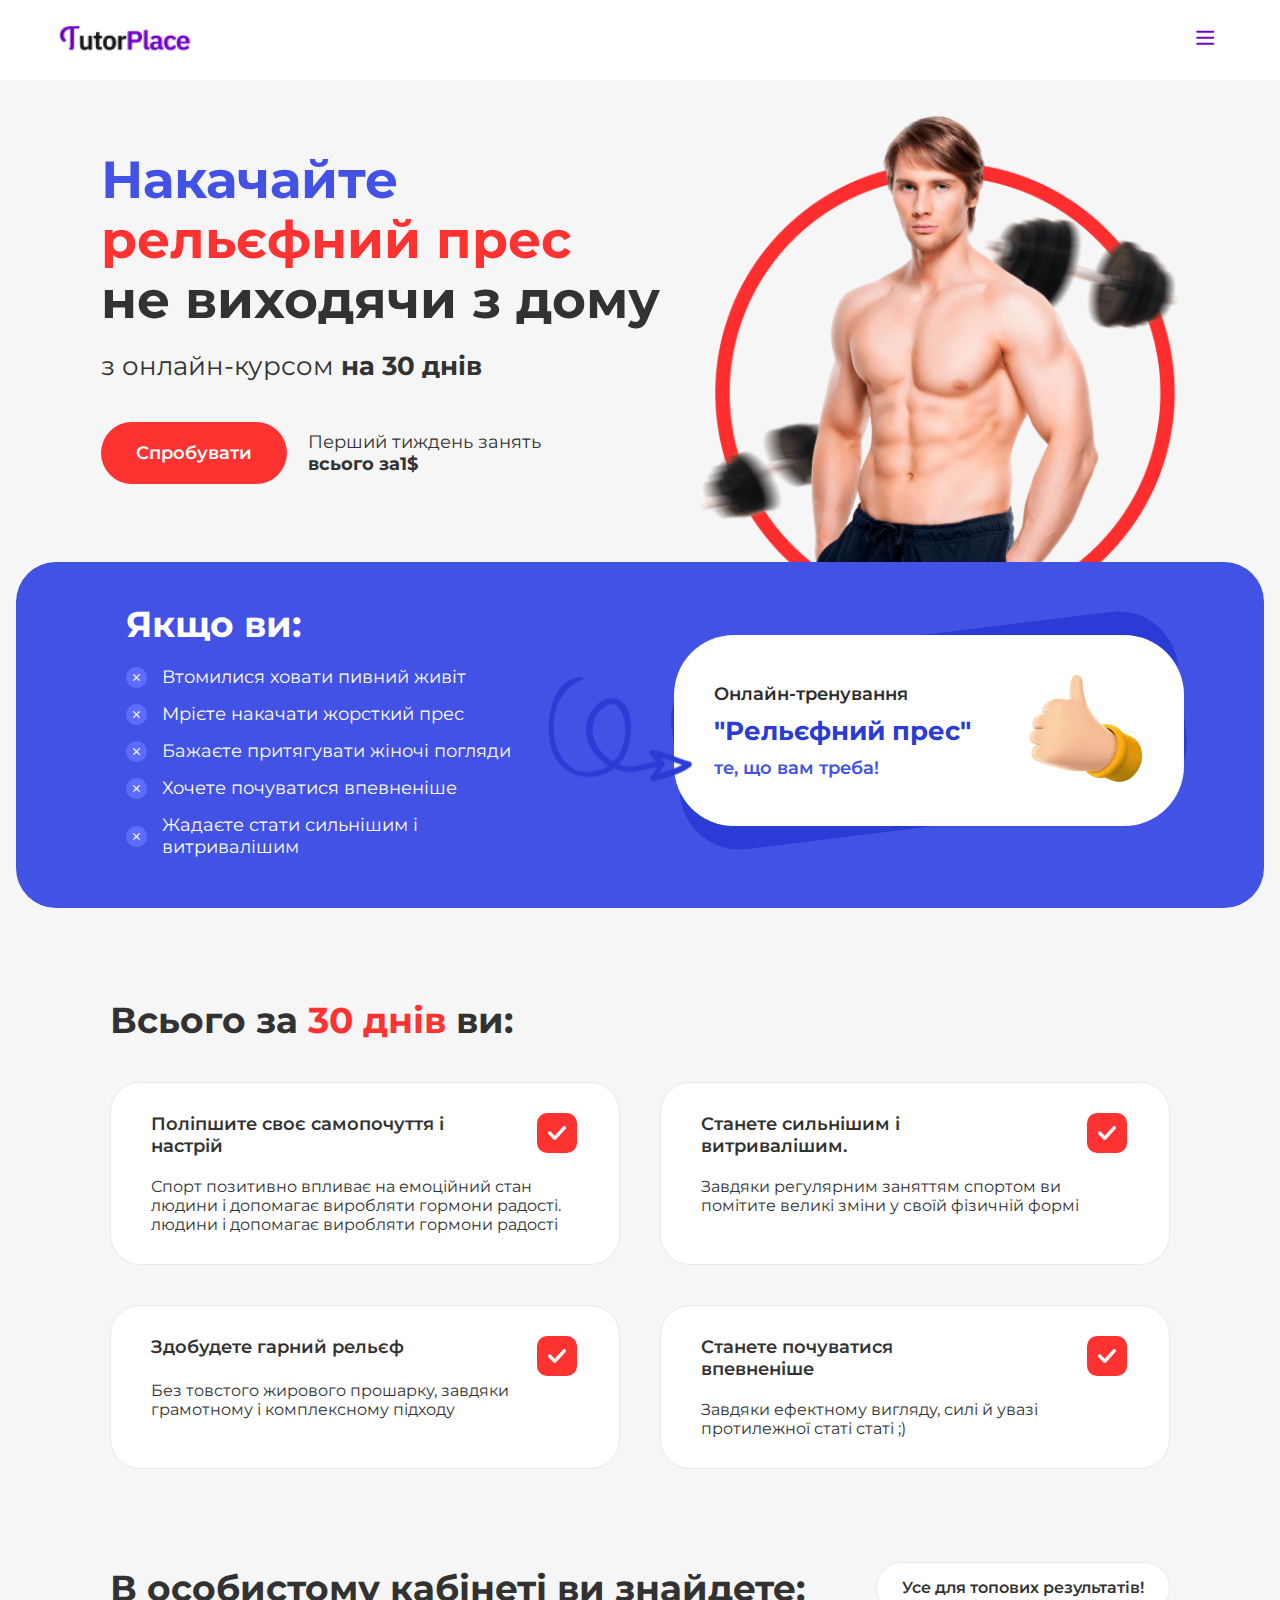
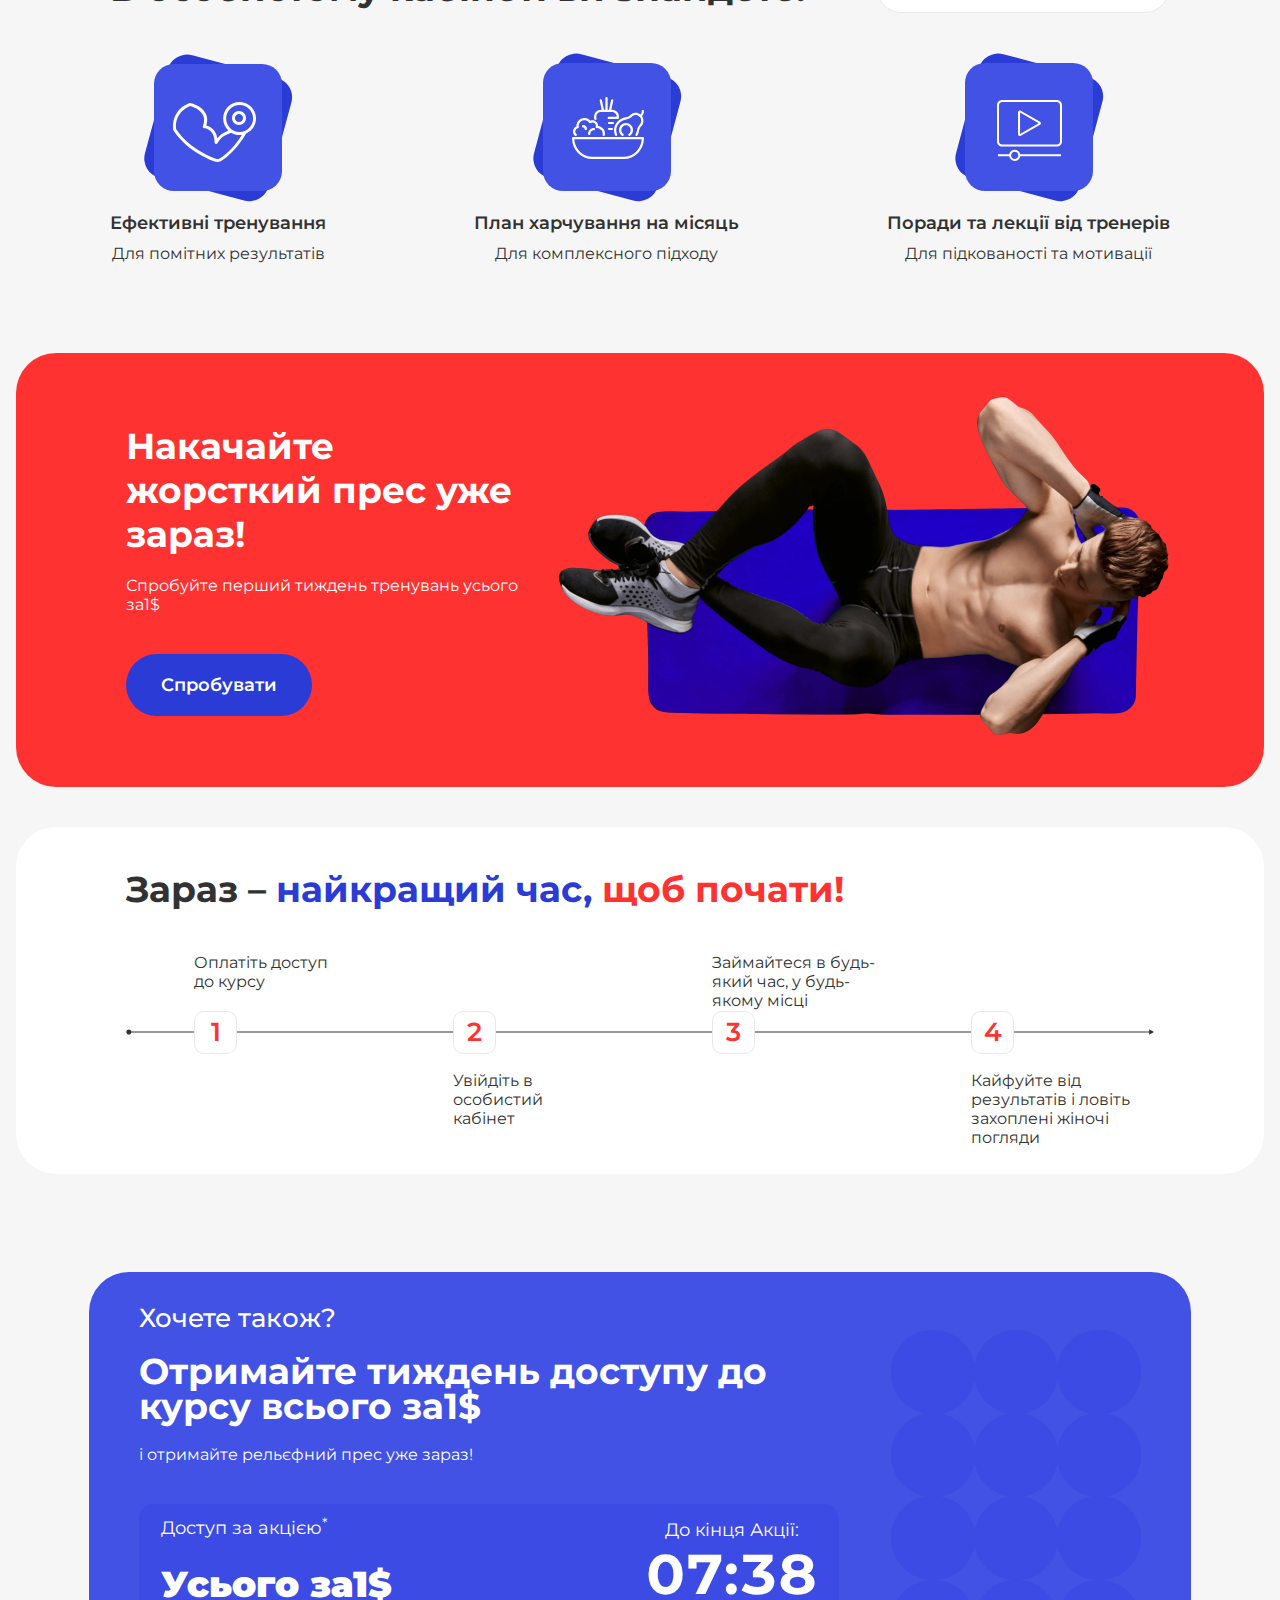
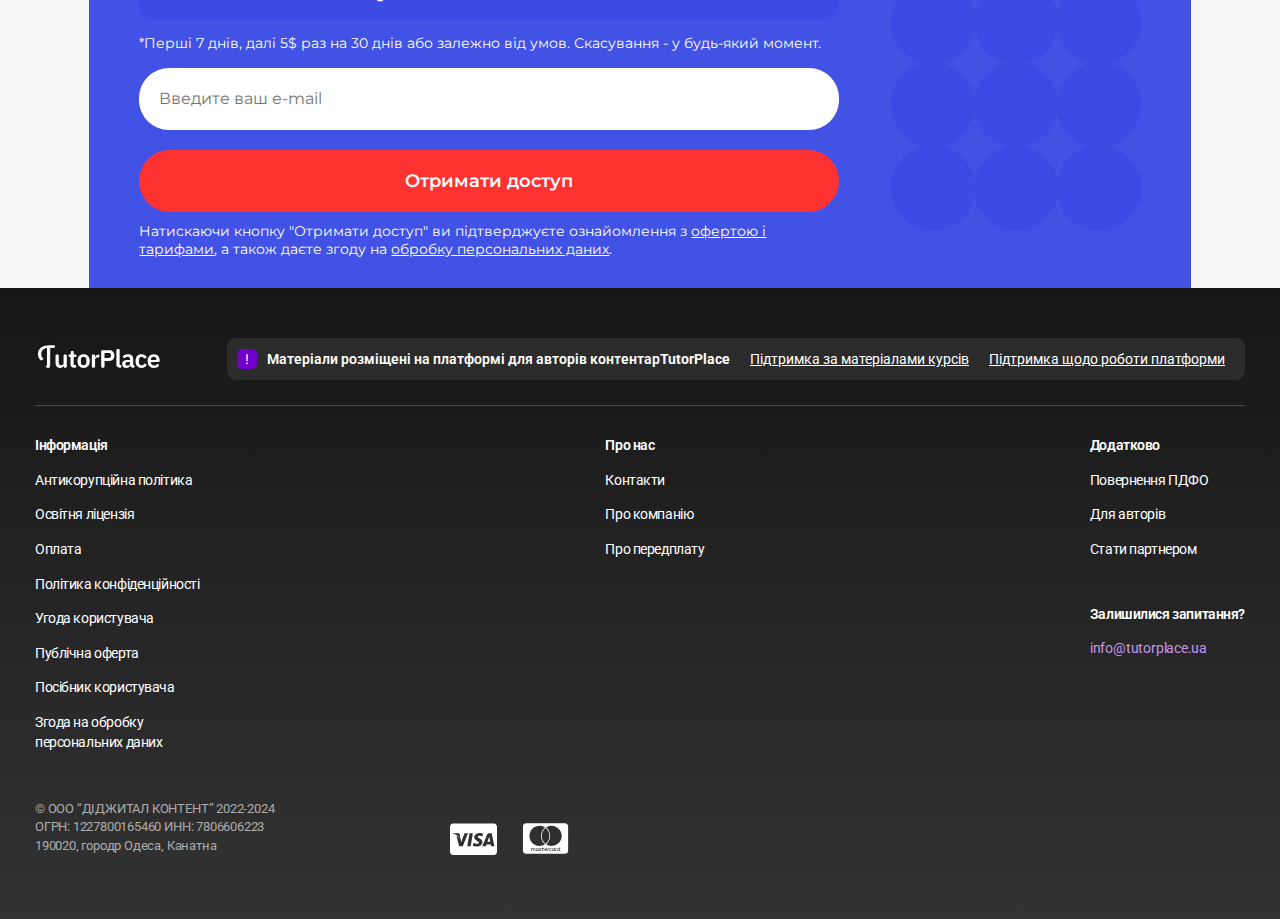
<file: index.html>
<!DOCTYPE html>
<html lang="ru">
  <head>
    <meta charset="UTF-8" />
    <meta http-equiv="X-UA-Compatible" content="IE=Edge" />
    <title>Рельєфний прес - Tutorplace</title>
    <link rel="stylesheet" href="css/style.css" />
    <meta
      name="viewport"
      content="width=device-width,initial-scale=1,user-scalable=0"
    />
    <meta name="format-detection" content="telephone=no" />
    <link rel="apple-touch-icon" sizes="180x180" href="/apple-touch-icon.png" />
    <link rel="icon" type="image/png" sizes="32x32" href="/favicon-32x32.png" />
    <link rel="icon" type="image/png" sizes="16x16" href="/favicon-16x16.png" />
    <link rel="manifest" href="/site.webmanifest" />
    <link rel="mask-icon" href="/safari-pinned-tab.svg" color="#5bbad5" />
    <meta name="msapplication-TileColor" content="#da532c" />
    <meta name="theme-color" content="#ffffff" />
    <script async="" src="https://mc.yandex.ru/metrika/tag.js"></script>
    <script src="js/lang.js"></script>
    <script async="true">
      function canUseWebP() {
        const elem = document.createElement("canvas");
        if (!!(elem.getContext && elem.getContext("2d"))) {
          return elem.toDataURL("image/webp").indexOf("data:image/webp") == 0;
        } else {
          return false;
        }
      }
      // document.body.classList.add(canUseWebP() ? 'webp' : 'no-webp')
    </script>
    <style type="text/css">
      .form,
      .form__content {
        -webkit-box-orient: vertical;
        -webkit-box-direction: normal;
        display: -webkit-box;
        display: -ms-flexbox;
        display: flex;
        -ms-flex-direction: column;
        flex-direction: column;
      }
      .form__content .form__check a,
      .form__content .form__check2 a {
        text-decoration: underline;
      }
      .form__content .form__check b,
      .form__content .form__check2 b {
        font-weight: 700;
      }
      .form__content .form__button:disabled {
        cursor: not-allowed;
      }
      .form__content .form__check-box {
        cursor: pointer;
      }
      .form__text {
        font-size: 14px !important;
        margin-bottom: 15px;
      }
      .form__text a {
        color: inherit;
        text-decoration: underline;
      }
      .form .form__text.form__text--bottom,
      .form__text--terms {
        display: none;
      }
      .form__text2 {
        font-size: 14px !important;
        padding-top: 10px;
      }
      .form__text2 a {
        color: inherit;
        text-decoration: underline;
      }
      .form__error {
        color: red;
        display: block;
        font-size: 14px;
        margin-bottom: 12px;
        text-align: center;
      }
      @media (max-width: 998px) {
        .form__button {
          -webkit-box-ordinal-group: 1;
          -ms-flex-order: 0;
          order: 0;
        }
        .form__text {
          -webkit-box-ordinal-group: 2;
          -ms-flex-order: 1;
          font-size: 12px !important;
          margin-bottom: 0;
          margin-top: 10px;
          order: 1;
        }
        .form__text--ux {
          display: none;
        }
        .form__text--terms {
          display: inline;
        }
        .form .form__text.form__text--top {
          height: 0;
          opacity: 0;
          pointer-events: none;
        }
        .form .form__text.form__text--bottom {
          display: inline;
        }
        .form__text2 {
          -webkit-box-ordinal-group: 4;
          -ms-flex-order: 3;
          font-size: 12px !important;
          order: 3;
        }
        .form__text a,
        .form__text2 a {
          font-size: 12px !important;
          text-decoration: underline !important;
        }
      }
      .modal-again,
      .modal-wrong {
        display: none;
      }
      .modal-again--active,
      .modal-wrong--active {
        display: -webkit-box;
        display: -ms-flexbox;
        display: flex;
        position: relative;
        z-index: 1000000 !important;
      }
      .modal-again__overlay,
      .modal-wrong__overlay {
        background-color: #060606;
        height: 100%;
        left: 0;
        opacity: 0.8;
        position: fixed;
        top: 0;
        width: 100%;
        z-index: 30;
      }
      .modal-again__block,
      .modal-wrong__block {
        background: #fff;
        border-radius: 30px;
        -webkit-box-shadow: 0 0 15px rgba(104, 128, 155, 0.2);
        box-shadow: 0 0 15px rgba(104, 128, 155, 0.2);
        left: 50%;
        max-width: 540px;
        position: fixed;
        top: 5%;
        -webkit-transform: translate(-50%);
        -ms-transform: translate(-50%);
        transform: translate(-50%);
        width: 100%;
        z-index: 40;
      }
      @media (width <= 768px) {
        .modal-again__block,
        .modal-wrong__block {
          max-width: 420px;
          top: 0;
        }
      }
      .modal-again-body,
      .modal-fail {
        -webkit-box-orient: vertical;
        -webkit-box-direction: normal;
        -webkit-box-align: center;
        -ms-flex-align: center;
        align-items: center;
        color: #2f2f2f;
        display: -webkit-box;
        display: -ms-flexbox;
        display: flex;
        -ms-flex-direction: column;
        flex-direction: column;
        max-width: 570px;
        padding: 20px;
        text-align: center;
      }
      @media (max-width: 998px) {
        .modal-again-body,
        .modal-fail {
          padding: 15px;
        }
      }
      .modal-again-body__title,
      .modal-fail__title {
        font-size: 30px;
        line-height: 130%;
        margin: 12px 0;
      }
      @media (max-width: 998px) {
        .modal-again-body__title,
        .modal-fail__title {
          font-size: 24px;
          margin: 12px 0;
        }
      }
      @media (max-width: 768px) {
        .modal-again-body__title,
        .modal-fail__title {
          font-size: 20px;
          margin: 10px 0;
        }
      }
      .modal-again-body__text-again,
      .modal-fail__text-again {
        font-size: 16px;
        line-height: 130%;
        margin-bottom: 24px;
        max-width: 408px;
      }
      @media (max-width: 768px) {
        .modal-again-body__text-again,
        .modal-fail__text-again {
          font-size: 14px;
          margin-bottom: 16px;
        }
      }
      .modal-again-body__btn-wrap,
      .modal-fail__btn-wrap {
        background-color: #f3f4f7;
        border-radius: 20px;
        max-width: 440px;
        padding: 16px;
        width: 100%;
      }
      .modal-again-body__btn-wrap-text,
      .modal-fail__btn-wrap-text {
        margin-bottom: 15px;
      }
      @media (max-width: 768px) {
        .modal-again-body__btn-wrap-text,
        .modal-fail__btn-wrap-text {
          font-size: 13px;
        }
      }
      .modal-again-body picture,
      .modal-again-body__img,
      .modal-fail picture,
      .modal-fail__img {
        width: 100%;
      }
      .modal-again-body img,
      .modal-fail img {
        display: block;
        height: auto;
        max-width: 100%;
      }
      .modal-again-body__text,
      .modal-fail__text {
        font-size: 20px;
        line-height: 130%;
        margin-bottom: 16px;
      }
      @media (max-width: 998px) {
        .modal-again-body__text,
        .modal-fail__text {
          font-size: 16px;
          margin-bottom: 15px;
        }
      }
      @media (max-width: 768px) {
        .modal-again-body__text,
        .modal-fail__text {
          font-size: 14px;
          margin-bottom: 10px;
        }
      }
      .modal-again-body__text-small,
      .modal-fail__text-small {
        font-size: 16px;
        line-height: 130%;
        margin-bottom: 16px;
        max-width: 368px;
      }
      @media (max-width: 998px) {
        .modal-again-body__text-small,
        .modal-fail__text-small {
          font-size: 14px;
          margin-bottom: 15px;
        }
      }
      @media (max-width: 768px) {
        .modal-again-body__text-small,
        .modal-fail__text-small {
          margin-bottom: 10px;
        }
      }
      .modal-again-body__button,
      .modal-fail__button {
        background-color: #7200cc;
        border-radius: 10px;
        color: #fff;
        cursor: pointer;
        display: block;
        font-size: 20px;
        font-weight: 600;
        height: auto;
        margin: 0 auto;
        max-width: 380px;
        padding: 13px 30px;
        text-align: center;
        text-decoration: none;
      }
      @media (max-width: 998px) {
        .modal-again-body__button,
        .modal-fail__button {
          font-size: 16px;
          padding: 10px 20px;
        }
      }
      @media (max-width: 768px) {
        .modal-again-body__button,
        .modal-fail__button {
          font-size: 14px;
          padding: 5px 20px;
        }
      }
      .modal-again-body__img-wrap,
      .modal-fail__img-wrap {
        position: relative;
      }
      .modal-again-body__cross,
      .modal-fail__cross {
        background-color: #f3f4f7;
        border: none;
        border-radius: 8px;
        cursor: pointer;
        height: 25px;
        padding: 0;
        position: absolute;
        right: 16px;
        top: 16px;
        width: 25px;
      }
      .modal-again-body__cross:after,
      .modal-again-body__cross:before,
      .modal-fail__cross:after,
      .modal-fail__cross:before {
        background-color: #000;
        content: "";
        height: 1px;
        left: 50%;
        position: absolute;
        top: 50%;
        -webkit-transform: translate(-50%, -50%);
        -ms-transform: translate(-50%, -50%);
        transform: translate(-50%, -50%);
        width: 8px;
      }
      .modal-again-body__cross:before,
      .modal-fail__cross:before {
        -webkit-transform: translate(-50%, -50%) rotate(45deg);
        -ms-transform: translate(-50%, -50%) rotate(45deg);
        transform: translate(-50%, -50%) rotate(45deg);
      }
      .modal-again-body__cross:after,
      .modal-fail__cross:after {
        -webkit-transform: translate(-50%, -50%) rotate(-45deg);
        -ms-transform: translate(-50%, -50%) rotate(-45deg);
        transform: translate(-50%, -50%) rotate(-45deg);
      }
      .modal-again-body__cards,
      .modal-fail__cards {
        -ms-flex-pack: distribute;
        display: -webkit-box;
        display: -ms-flexbox;
        display: flex;
        gap: 30px;
        justify-content: space-around;
        margin-bottom: 16px;
      }
      @media (max-width: 998px) {
        .modal-again-body__cards,
        .modal-fail__cards {
          margin-bottom: 15px;
        }
        .modal-again-body__cards img,
        .modal-fail__cards img {
          max-width: 60px;
        }
      }
      @media (max-width: 768px) {
        .modal-again-body__cards,
        .modal-fail__cards {
          margin-bottom: 10px;
        }
        .modal-again-body__cards img,
        .modal-fail__cards img {
          max-width: 50px;
        }
      }
      .modal-again-body__warn,
      .modal-fail__warn {
        background-color: #f3f4f7;
        border-radius: 10px;
        gap: 10px;
        margin-bottom: 16px;
        max-width: 440px;
        padding: 25px 30px;
      }
      @media (max-width: 998px) {
        .modal-again-body__warn,
        .modal-fail__warn {
          margin-bottom: 15px;
          padding: 15px 20px;
        }
      }
      @media (max-width: 768px) {
        .modal-again-body__warn,
        .modal-fail__warn {
          margin-bottom: 10px;
          padding: 10px 15px;
        }
      }
      .modal-again-body__warn-title,
      .modal-fail__warn-title {
        font-size: 26px;
        font-weight: 500;
        line-height: 130%;
        margin-bottom: 15px;
      }
      @media (max-width: 998px) {
        .modal-again-body__warn-title,
        .modal-fail__warn-title {
          font-size: 20px;
          margin-bottom: 10px;
        }
      }
      @media (max-width: 768px) {
        .modal-again-body__warn-title,
        .modal-fail__warn-title {
          font-size: 16px;
          margin-bottom: 8px;
        }
      }
      .modal-again-body__warn-text,
      .modal-fail__warn-text {
        font-size: 16px;
        line-height: 130%;
        margin-bottom: 15px;
      }
      @media (max-width: 998px) {
        .modal-again-body__warn-text,
        .modal-fail__warn-text {
          font-size: 14px;
          margin-bottom: 10px;
        }
        .modal-again-body__price-text,
        .modal-fail__price-text {
          font-size: 14px;
        }
      }
      .modal-again-body__price,
      .modal-fail__price {
        color: #7200cc;
      }
      @media (max-width: 998px) {
        .modal-again-body__price,
        .modal-fail__price {
          font-size: 14px;
        }
      }
      .modal-again--options .modal-again__text {
        -ms-flex-item-align: start;
        align-self: flex-start;
        font-family: Roboto, sans-serif;
        font-size: 24px;
        font-weight: 500;
        line-height: 120%;
        margin-bottom: 24px;
      }
      @media (max-width: 350px) {
        .modal-again--options .modal-again__text {
          font-size: 20px;
        }
      }
      .modal-again--options .modal-again__block {
        border-radius: 32px;
        margin-top: 60px;
        max-width: 480px;
      }
      @media (max-width: 520px) {
        .modal-again--options .modal-again__block {
          border-radius: 20px;
          max-width: calc(100% - 32px);
        }
      }
      .modal-again--options .modal-again-body {
        margin: 0 auto;
        padding: 28px 32px;
      }
      @media (max-width: 450px) {
        .modal-again--options .modal-again-body {
          padding: 16px;
        }
      }
      .modal-again--options .modal-again-body__img-wrap {
        -webkit-box-orient: vertical;
        -webkit-box-direction: normal;
        display: -webkit-box;
        display: -ms-flexbox;
        display: flex;
        -ms-flex-direction: column;
        flex-direction: column;
        gap: 16px;
        width: 100%;
      }
      .modal-again--options .modal-again__top {
        -ms-flex-item-align: start;
        -webkit-box-pack: justify;
        -ms-flex-pack: justify;
        align-self: flex-start;
        justify-content: space-between;
      }
      .modal-again--options .button__option,
      .modal-again--options .modal-again__top {
        -webkit-box-orient: horizontal;
        -webkit-box-direction: normal;
        display: -webkit-box;
        display: -ms-flexbox;
        display: flex;
        -ms-flex-direction: row;
        flex-direction: row;
      }
      .modal-again--options .button__option {
        -webkit-box-pack: center;
        -ms-flex-pack: center;
        border-radius: 12px;
        justify-content: center;
        max-width: 416px;
        min-height: 55px;
        padding: 15px 28px;
        -webkit-transition: all 0.3s ease;
        transition: all 0.3s ease;
        width: 100%;
      }
      .modal-again--options .button__option:hover {
        -webkit-box-shadow: 0 4px 16px 0 rgba(0, 0, 0, 0.25);
        box-shadow: 0 4px 16px 0 rgba(0, 0, 0, 0.25);
      }
      .modal-again--options .button__tinkoff {
        background: #fff;
        border: 1px solid #dce5e5;
      }
      .modal-again--options .button__sber {
        background-color: #419f80;
        background-image: url(./img/sber-background.jpg);
        background-position: 100% 0;
        background-repeat: no-repeat;
        background-size: cover;
      }
      .modal-again--options .button__sber,
      .modal-again--options .button__tinkoff {
        display: none;
      }
      .modal-again--options .button__sber.show,
      .modal-again--options .button__tinkoff.show {
        display: -webkit-box;
        display: -ms-flexbox;
        display: flex;
      }
      .modal-again--options .button__card {
        background: #fff;
        border: 1px solid #dce5e5;
        max-height: 53px;
      }
      .modal-again--options .button__option--card {
        -webkit-box-orient: horizontal;
        -webkit-box-direction: normal;
        -webkit-box-pack: justify;
        -ms-flex-pack: justify;
        display: -webkit-box;
        display: -ms-flexbox;
        display: flex;
        -ms-flex-direction: row;
        flex-direction: row;
        gap: 8px;
        justify-content: space-between;
        max-width: 160px;
      }
      .modal-again--options .modal-again-body picture {
        max-height: 20px;
        width: auto;
      }
      .modal-again--options .modal-again-body img {
        height: 100%;
        -o-object-fit: contain;
        object-fit: contain;
        width: 100%;
      }
      .modal-again--options .modal-again-body__cross {
        position: absolute;
        right: 10px;
        top: 10px;
      }
    </style>
    <style type="text/css">
      @import url("https://fonts.googleapis.com/css2?family=Roboto:wght@300;400;500;700;900&display=swap");
      .header {
        background-color: #fff;
        font-family: Roboto, sans-serif;
        left: 0;
        padding-bottom: 20px;
        padding-top: 20px;
        position: absolute;
        top: 0;
        width: 100%;
        z-index: 5;
      }
      @media (max-width: 768px) {
        .header {
          padding-bottom: 15px;
          padding-top: 15px;
        }
      }
      .header .header__container {
        -webkit-box-pack: justify;
        -ms-flex-pack: justify;
        -webkit-box-align: center;
        -ms-flex-align: center;
        align-items: center;
        -webkit-box-sizing: border-box;
        box-sizing: border-box;
        display: -webkit-box;
        display: -ms-flexbox;
        display: flex;
        justify-content: space-between;
        margin: 0 auto;
        max-width: 1472px;
        padding: 0 50px;
        position: relative;
        width: 100%;
      }
      @media (max-width: 998px) {
        .header .header__container {
          padding-left: 30px;
          padding-right: 30px;
        }
      }
      @media (max-width: 768px) {
        .header .header__container {
          padding-left: 16px;
          padding-right: 16px;
        }
        .header .header__container--sub {
          padding-bottom: 15px;
          padding-top: 15px;
        }
      }
      .header .header__logo {
        min-height: 33px;
        width: 150px;
      }
      .header .header__logo--black {
        display: none;
      }
      .header .header__menu {
        -webkit-box-orient: vertical;
        -webkit-box-direction: normal;
        background-color: #fff;
        border-radius: 15px;
        -webkit-box-shadow: 0 0 15px 0 rgba(0, 0, 0, 0.15);
        box-shadow: 0 0 15px 0 rgba(0, 0, 0, 0.15);
        -webkit-box-sizing: border-box;
        box-sizing: border-box;
        display: none;
        -ms-flex-direction: column;
        flex-direction: column;
        margin-left: -16px;
        padding: 25px 15px 15px;
        position: absolute;
        right: 70px;
        top: 15px;
        z-index: 1;
      }
      @media (max-width: 998px) {
        .header .header__menu {
          right: 35px;
        }
      }
      .header .hide {
        display: none;
      }
      .header .Button,
      .header .header__menu.active {
        display: -webkit-box;
        display: -ms-flexbox;
        display: flex;
      }
      .header .Button {
        -webkit-box-pack: center;
        -ms-flex-pack: center;
        -webkit-box-align: center;
        -ms-flex-align: center;
        align-items: center;
        border: none;
        -webkit-box-shadow: none;
        box-shadow: none;
        cursor: pointer;
        justify-content: center;
        position: relative;
        text-align: center;
        text-decoration: none;
        -webkit-transition: 0.3s;
        transition: 0.3s;
      }
      .header .Button:active,
      .header .Button:focus,
      .header .Button:hover {
        -webkit-filter: brightness(1.2);
        filter: brightness(1.2);
      }
      .header .Button:disabled {
        cursor: not-allowed;
        -webkit-filter: brightness(1) grayscale(1);
        filter: brightness(1) grayscale(1);
      }
      .header .Button--red {
        background-color: #c00;
        border-radius: 20px;
        color: #fff;
        font-size: 24px;
        font-weight: 600;
        line-height: 120%;
      }
      @media (max-width: 998px) {
        .header .Button--red {
          font-size: 22px;
        }
      }
      .header .Button--violet {
        background: #7200cc
          radial-gradient(
            120.48% 1305.81% at 91.5% 88.41%,
            hsla(0, 0%, 100%, 0) 0,
            hsla(0, 0%, 100%, 0.15) 43.23%,
            hsla(0, 0%, 100%, 0) 100%
          );
        border-radius: 10px;
        color: #fff;
        font-size: 20px;
        font-weight: 600;
      }
      .header .Button--violet span {
        position: relative;
        z-index: 2;
      }
      .header .Button--violet:before {
        background-color: #7200cc;
        border-radius: inherit;
        content: "";
        inset: 0;
        opacity: 0;
        position: absolute;
        -webkit-transition: inherit;
        transition: inherit;
      }
      .header .Button--violet:active,
      .header .Button--violet:hover {
        background: radial-gradient(
            120.48% 1305.81% at 91.5% 88.41%,
            hsla(0, 0%, 100%, 0) 0,
            hsla(0, 0%, 100%, 0.15) 43.23%,
            hsla(0, 0%, 100%, 0) 100%
          )
          #7200cc;
      }
      .header .Button--violet:active:before,
      .header .Button--violet:hover:before {
        opacity: 1;
      }
      .header .Button--violet:disabled {
        cursor: not-allowed;
        -webkit-filter: grayscale(1);
        filter: grayscale(1);
      }
      .header .Button--violet:disabled:before {
        opacity: 0;
      }
      @media (max-width: 998px) {
        .header .Button--violet {
          font-size: 14px;
        }
      }
      .header .Button--light {
        background: #eaf0f5;
        border-radius: 10px;
        color: #2f2f2f;
      }
      .header .header__lk {
        width: 100%;
      }
      .header .header__lk span {
        -webkit-box-align: center;
        -ms-flex-align: center;
        align-items: center;
        border-radius: 14px;
        -webkit-box-sizing: border-box;
        box-sizing: border-box;
        color: #fff;
        display: -webkit-box;
        display: -ms-flexbox;
        display: flex;
        font-size: 13px;
        font-weight: 500;
        line-height: 140%;
        padding: 13px 25px;
      }
      .header .header__lk + .header__lk {
        margin-top: 20px;
      }
      .header .header__lk-arrow {
        margin-left: 8px;
      }
      .header .hamburglar {
        background: transparent;
        cursor: pointer;
        height: 68px;
        max-height: 35px;
        position: relative;
        -webkit-transform: scale(0.5);
        -ms-transform: scale(0.5);
        transform: scale(0.5);
        width: 45px;
        z-index: 5;
      }
      .header .path-burger {
        -webkit-mask-box-image: url(./img/mask.svg);
        height: 68px;
        left: 40%;
        -webkit-mask: url(#mask);
        mask: url(#mask);
        position: absolute;
        top: 45%;
        -webkit-transform: translate(-50%, -50%);
        -ms-transform: translate(-50%, -50%);
        transform: translate(-50%, -50%);
        width: 68px;
      }
      .header .path-burger path {
        fill: red;
        stroke: red;
      }
      .header .animate-path {
        height: 68px;
        left: 0;
        position: absolute;
        top: 0;
        width: 68px;
      }
      .header .path-rotation {
        height: 34px;
        margin: 34px 34px 0 0;
        -webkit-transform: rotate(0deg);
        -ms-transform: rotate(0deg);
        transform: rotate(0deg);
        -webkit-transform-origin: 100% 0;
        -ms-transform-origin: 100% 0;
        transform-origin: 100% 0;
        width: 34px;
      }
      .header .path-rotation:before {
        background: #7200cc;
        content: "";
        display: block;
        height: 34px;
        margin: 0 4px 0 0;
        width: 30px;
      }
      .header .hamburglar.is-open .path {
        -webkit-animation: dash-in 0.6s linear normal;
        animation: dash-in 0.6s linear normal;
        -webkit-animation-fill-mode: forwards;
        animation-fill-mode: forwards;
      }
      .header .hamburglar.is-open .animate-path {
        -webkit-animation: rotate-in 0.6s linear normal;
        animation: rotate-in 0.6s linear normal;
        -webkit-animation-fill-mode: forwards;
        animation-fill-mode: forwards;
      }
      .header .hamburglar.is-open .burger-bun-top {
        -webkit-animation: bun-top-out 0.6s linear normal;
        animation: bun-top-out 0.6s linear normal;
        -webkit-animation-fill-mode: forwards;
        animation-fill-mode: forwards;
      }
      .header .hamburglar.is-open .burger-bun-bot {
        -webkit-animation: bun-bot-out 0.6s linear normal;
        animation: bun-bot-out 0.6s linear normal;
        -webkit-animation-fill-mode: forwards;
        animation-fill-mode: forwards;
      }
      .header .hamburglar.is-open .burger-filling {
        -webkit-animation: burger-fill-out 0.6s linear normal;
        animation: burger-fill-out 0.6s linear normal;
        -webkit-animation-fill-mode: forwards;
        animation-fill-mode: forwards;
      }
      .header .hamburglar.is-closed .path {
        -webkit-animation: dash-out 0.6s linear normal;
        animation: dash-out 0.6s linear normal;
        -webkit-animation-fill-mode: forwards;
        animation-fill-mode: forwards;
      }
      .header .hamburglar.is-closed .animate-path {
        -webkit-animation: rotate-out 0.6s linear normal;
        animation: rotate-out 0.6s linear normal;
        -webkit-animation-fill-mode: forwards;
        animation-fill-mode: forwards;
      }
      .header .hamburglar.is-closed .burger-bun-top {
        -webkit-animation: bun-top-in 0.6s linear normal;
        animation: bun-top-in 0.6s linear normal;
        -webkit-animation-fill-mode: forwards;
        animation-fill-mode: forwards;
      }
      .header .hamburglar.is-closed .burger-bun-bot {
        -webkit-animation: bun-bot-in 0.6s linear normal;
        animation: bun-bot-in 0.6s linear normal;
        -webkit-animation-fill-mode: forwards;
        animation-fill-mode: forwards;
      }
      .header .hamburglar.is-closed .burger-filling {
        -webkit-animation: burger-fill-in 0.6s linear normal;
        animation: burger-fill-in 0.6s linear normal;
        -webkit-animation-fill-mode: forwards;
        animation-fill-mode: forwards;
      }
      .header .path {
        stroke-dasharray: 240;
        stroke-dashoffset: 240;
        stroke-linejoin: round;
      }
      .header .burger-icon {
        height: 35px;
        position: absolute;
        width: 35px;
      }
      .header .burger-container {
        height: 28px;
        position: relative;
        width: 36px;
      }
      .header .burger-bun-bot,
      .header .burger-bun-top,
      .header .burger-filling {
        background: #7200cc;
        border-radius: 2px;
        display: block;
        height: 4px;
        position: absolute;
        width: 36px;
      }
      .header .burger-bun-top {
        top: 0;
      }
      .header .burger-bun-bot,
      .header .burger-bun-top {
        -webkit-transform-origin: 34px 2px;
        -ms-transform-origin: 34px 2px;
        transform-origin: 34px 2px;
      }
      .header .burger-bun-bot {
        bottom: 0;
      }
      .header .burger-filling {
        top: 12px;
      }
      .header .burger-ring {
        left: 40%;
        position: absolute;
        top: 45%;
        -webkit-transform: translate(-50%, -50%);
        -ms-transform: translate(-50%, -50%);
        transform: translate(-50%, -50%);
      }
      .header .burger-ring,
      .header .svg-ring {
        height: 68px;
        width: 68px;
      }
      .header .svg-ring path {
        stroke: #7200cc;
      }
      @-webkit-keyframes rotate-out {
        0% {
          -webkit-transform: rotate(0deg);
          transform: rotate(0deg);
        }
        40% {
          -webkit-transform: rotate(180deg);
          transform: rotate(180deg);
        }
        to {
          -webkit-transform: rotate(1turn);
          transform: rotate(1turn);
        }
      }
      @keyframes rotate-out {
        0% {
          -webkit-transform: rotate(0deg);
          transform: rotate(0deg);
        }
        40% {
          -webkit-transform: rotate(180deg);
          transform: rotate(180deg);
        }
        to {
          -webkit-transform: rotate(1turn);
          transform: rotate(1turn);
        }
      }
      @-webkit-keyframes rotate-in {
        0% {
          -webkit-transform: rotate(1turn);
          transform: rotate(1turn);
        }
        40% {
          -webkit-transform: rotate(180deg);
          transform: rotate(180deg);
        }
        to {
          -webkit-transform: rotate(0deg);
          transform: rotate(0deg);
        }
      }
      @keyframes rotate-in {
        0% {
          -webkit-transform: rotate(1turn);
          transform: rotate(1turn);
        }
        40% {
          -webkit-transform: rotate(180deg);
          transform: rotate(180deg);
        }
        to {
          -webkit-transform: rotate(0deg);
          transform: rotate(0deg);
        }
      }
      @-webkit-keyframes bun-top-out {
        0% {
          left: 0;
          top: 0;
          -webkit-transform: rotate(0deg);
          transform: rotate(0deg);
        }
        20% {
          left: 0;
          top: 0;
          -webkit-transform: rotate(15deg);
          transform: rotate(15deg);
        }
        80% {
          left: -5px;
          top: 0;
          -webkit-transform: rotate(-60deg);
          transform: rotate(-60deg);
        }
        to {
          left: -5px;
          top: 1px;
          -webkit-transform: rotate(-45deg);
          transform: rotate(-45deg);
        }
      }
      @keyframes bun-top-out {
        0% {
          left: 0;
          top: 0;
          -webkit-transform: rotate(0deg);
          transform: rotate(0deg);
        }
        20% {
          left: 0;
          top: 0;
          -webkit-transform: rotate(15deg);
          transform: rotate(15deg);
        }
        80% {
          left: -5px;
          top: 0;
          -webkit-transform: rotate(-60deg);
          transform: rotate(-60deg);
        }
        to {
          left: -5px;
          top: 1px;
          -webkit-transform: rotate(-45deg);
          transform: rotate(-45deg);
        }
      }
      @-webkit-keyframes bun-bot-out {
        0% {
          left: 0;
          -webkit-transform: rotate(0deg);
          transform: rotate(0deg);
        }
        20% {
          left: 0;
          -webkit-transform: rotate(-15deg);
          transform: rotate(-15deg);
        }
        80% {
          left: -5px;
          -webkit-transform: rotate(60deg);
          transform: rotate(60deg);
        }
        to {
          left: -5px;
          -webkit-transform: rotate(45deg);
          transform: rotate(45deg);
        }
      }
      @keyframes bun-bot-out {
        0% {
          left: 0;
          -webkit-transform: rotate(0deg);
          transform: rotate(0deg);
        }
        20% {
          left: 0;
          -webkit-transform: rotate(-15deg);
          transform: rotate(-15deg);
        }
        80% {
          left: -5px;
          -webkit-transform: rotate(60deg);
          transform: rotate(60deg);
        }
        to {
          left: -5px;
          -webkit-transform: rotate(45deg);
          transform: rotate(45deg);
        }
      }
      @-webkit-keyframes bun-top-in {
        0% {
          left: -5px;
          -webkit-transform: rotate(-45deg);
          transform: rotate(-45deg);
        }
        20% {
          left: -5px;
          -webkit-transform: rotate(-60deg);
          transform: rotate(-60deg);
        }
        80% {
          left: 0;
          -webkit-transform: rotate(15deg);
          transform: rotate(15deg);
        }
        to {
          left: 0;
          -webkit-transform: rotate(0deg);
          transform: rotate(0deg);
        }
      }
      @keyframes bun-top-in {
        0% {
          left: -5px;
          -webkit-transform: rotate(-45deg);
          transform: rotate(-45deg);
        }
        20% {
          left: -5px;
          -webkit-transform: rotate(-60deg);
          transform: rotate(-60deg);
        }
        80% {
          left: 0;
          -webkit-transform: rotate(15deg);
          transform: rotate(15deg);
        }
        to {
          left: 0;
          -webkit-transform: rotate(0deg);
          transform: rotate(0deg);
        }
      }
      @-webkit-keyframes bun-bot-in {
        0% {
          left: -5px;
          -webkit-transform: rotate(45deg);
          transform: rotate(45deg);
        }
        20% {
          left: -5px;
          -webkit-transform: rotate(60deg);
          transform: rotate(60deg);
        }
        80% {
          left: 0;
          -webkit-transform: rotate(-15deg);
          transform: rotate(-15deg);
        }
        to {
          left: 0;
          -webkit-transform: rotate(0deg);
          transform: rotate(0deg);
        }
      }
      @keyframes bun-bot-in {
        0% {
          left: -5px;
          -webkit-transform: rotate(45deg);
          transform: rotate(45deg);
        }
        20% {
          left: -5px;
          -webkit-transform: rotate(60deg);
          transform: rotate(60deg);
        }
        80% {
          left: 0;
          -webkit-transform: rotate(-15deg);
          transform: rotate(-15deg);
        }
        to {
          left: 0;
          -webkit-transform: rotate(0deg);
          transform: rotate(0deg);
        }
      }
      @-webkit-keyframes burger-fill-in {
        0% {
          left: 36px;
          width: 0;
        }
        40% {
          left: 40px;
          width: 0;
        }
        80% {
          left: -6px;
          width: 36px;
        }
        to {
          left: 0;
          width: 36px;
        }
      }
      @keyframes burger-fill-in {
        0% {
          left: 36px;
          width: 0;
        }
        40% {
          left: 40px;
          width: 0;
        }
        80% {
          left: -6px;
          width: 36px;
        }
        to {
          left: 0;
          width: 36px;
        }
      }
      @-webkit-keyframes burger-fill-out {
        0% {
          left: 0;
          width: 36px;
        }
        20% {
          left: -6px;
          width: 42px;
        }
        40% {
          left: 40px;
          width: 0;
        }
        to {
          left: 36px;
          width: 0;
        }
      }
      @keyframes burger-fill-out {
        0% {
          left: 0;
          width: 36px;
        }
        20% {
          left: -6px;
          width: 42px;
        }
        40% {
          left: 40px;
          width: 0;
        }
        to {
          left: 36px;
          width: 0;
        }
      }
      @-webkit-keyframes dash-in {
        0% {
          stroke-dashoffset: 240;
        }
        40% {
          stroke-dashoffset: 240;
        }
        to {
          stroke-dashoffset: 0;
        }
      }
      @keyframes dash-in {
        0% {
          stroke-dashoffset: 240;
        }
        40% {
          stroke-dashoffset: 240;
        }
        to {
          stroke-dashoffset: 0;
        }
      }
      @-webkit-keyframes dash-out {
        0% {
          stroke-dashoffset: 0;
        }
        40% {
          stroke-dashoffset: 240;
        }
        to {
          stroke-dashoffset: 240;
        }
      }
      @keyframes dash-out {
        0% {
          stroke-dashoffset: 0;
        }
        40% {
          stroke-dashoffset: 240;
        }
        to {
          stroke-dashoffset: 240;
        }
      }
      .header-popup {
        color: #222;
        display: none;
        font-family: Roboto;
        position: fixed;
        z-index: 10;
      }
      .header-popup.show {
        -webkit-box-pack: center;
        -ms-flex-pack: center;
        -webkit-box-align: center;
        -ms-flex-align: center;
        align-items: center;
        display: -webkit-box;
        display: -ms-flexbox;
        display: flex;
        justify-content: center;
        min-height: 100vh;
      }
      .header-popup__overlay {
        -webkit-backdrop-filter: blur(5px);
        backdrop-filter: blur(5px);
        background-color: rgba(0, 0, 0, 0.2);
        bottom: 0;
        left: 0;
        position: fixed;
        right: 0;
        top: 0;
      }
      .header-popup__body {
        background: #f3f4f7;
        border-radius: 40px;
        -webkit-box-sizing: border-box;
        box-sizing: border-box;
        max-width: 555px;
        padding: 35px 67px;
        position: relative;
        width: calc(100% - 20px);
      }
      .header-popup__close {
        border: 1px solid #7200cc;
        border-radius: 50%;
        display: -webkit-box;
        display: -ms-flexbox;
        display: flex;
        height: 30px;
        position: absolute;
        right: 17.5px;
        top: 16.5px;
        width: 30px;
      }
      .header-popup__close:after,
      .header-popup__close:before {
        background-color: #7200cc;
        content: "";
        height: 1px;
        left: 50%;
        position: absolute;
        top: 50%;
        width: 15px;
      }
      .header-popup__close:before {
        -webkit-transform: translate(-50%, -50%) rotate(45deg);
        -ms-transform: translate(-50%, -50%) rotate(45deg);
        transform: translate(-50%, -50%) rotate(45deg);
      }
      .header-popup__close:after {
        -webkit-transform: translate(-50%, -50%) rotate(-45deg);
        -ms-transform: translate(-50%, -50%) rotate(-45deg);
        transform: translate(-50%, -50%) rotate(-45deg);
      }
      .header-popup__title {
        font-size: 36px;
        font-weight: 600;
        line-height: 140%;
        margin-bottom: 35px;
      }
      .header-popup form {
        -webkit-box-orient: vertical;
        -webkit-box-direction: normal;
        -ms-flex-direction: column;
        flex-direction: column;
        margin: 0 auto;
        max-width: 330px;
      }
      .header-popup form,
      .header-popup label {
        display: -webkit-box;
        display: -ms-flexbox;
        display: flex;
      }
      .header-popup label {
        font-size: 14px;
        font-weight: 400;
        line-height: 140%;
        margin-bottom: 7px;
      }
      .header-popup input {
        background: #fff;
        border: 0;
        border-radius: 10px;
        -webkit-box-shadow: 0 1px 4px 0 hsla(0, 0%, 65%, 0.1);
        box-shadow: 0 1px 4px 0 hsla(0, 0%, 65%, 0.1);
        -webkit-box-sizing: border-box;
        box-sizing: border-box;
        font-size: 14px;
        height: 40px;
        margin-bottom: 20px;
        padding: 0 15px;
        width: 100%;
      }
      .header-popup__send {
        height: 46px;
        width: 100%;
      }
      @media (max-width: 998px) {
        .header-popup__body {
          padding: 35px 15px;
        }
        .header-popup__title {
          font-size: 24px;
          margin-bottom: 25px;
        }
      }
      .header.header--black {
        background-color: #222;
      }
      .header.header--black .header__logo {
        display: none;
      }
      .header.header--black .header__logo--black {
        display: block;
        width: 150px;
      }
      .header.header--black .burger-bun-bot,
      .header.header--black .burger-bun-top,
      .header.header--black .burger-filling {
        background: #fff;
        height: 3px;
      }
    </style>
    <style type="text/css">
      .product-image {
        opacity: 1;
      }
    </style>
    <style type="text/css">
      @import url("https://fonts.googleapis.com/css2?family=Roboto:wght@300;400;500;700;900&display=swap");
      .footer {
        position: relative;
        z-index: 50;
      }
      .footer,
      .footer__wrapper {
        background: -webkit-gradient(
          linear,
          left top,
          left bottom,
          from(#161616),
          to(#333)
        );
        background: linear-gradient(180deg, #161616, #333);
        color: #fff;
        font-family: Roboto, sans-serif;
        font-size: 14px;
        line-height: 18px;
      }
      .footer__wrapper {
        padding: 50px 0 64px;
      }
      @media (max-width: 1040px) {
        .footer__wrapper {
          padding: 50px 0 28px;
        }
      }
      .footer__container {
        margin: 0 auto;
        max-width: 1490px;
        padding: 0;
        width: 100%;
      }
      @media (max-width: 1500px) {
        .footer__container {
          padding: 0 35px;
        }
      }
      @media (max-width: 680px) {
        .footer__container {
          padding: 0 16px;
        }
      }
      .footer__top-block {
        -webkit-box-pack: justify;
        -ms-flex-pack: justify;
        -webkit-box-align: center;
        -ms-flex-align: center;
        align-items: center;
        display: -webkit-box;
        display: -ms-flexbox;
        display: flex;
        gap: 20px;
        justify-content: space-between;
        margin-bottom: 25px;
      }
      @media (max-width: 680px) {
        .footer__top-block {
          -webkit-box-orient: vertical;
          -webkit-box-direction: reverse;
          -webkit-box-align: start;
          -ms-flex-align: start;
          align-items: flex-start;
          -ms-flex-direction: column-reverse;
          flex-direction: column-reverse;
          gap: 20px;
        }
      }
      .footer__support-bar {
        -webkit-box-orient: horizontal;
        -webkit-box-direction: normal;
        -webkit-box-align: end;
        -ms-flex-align: end;
        align-items: flex-end;
        background-color: rgba(99, 99, 99, 0.25);
        border-radius: 9px;
        display: -webkit-box;
        display: -ms-flexbox;
        display: flex;
        -ms-flex-direction: row;
        flex-direction: row;
        font-size: 13px;
        gap: 20px;
        padding: 12px 20px 12px 40px;
        position: relative;
      }
      .footer__support-bar:before {
        background-image: url(./img/warn.svg);
        content: "";
        height: 20px;
        left: 20px;
        position: absolute;
        top: 50%;
        -webkit-transform: translate(-50%, -50%);
        -ms-transform: translate(-50%, -50%);
        transform: translate(-50%, -50%);
        width: 20px;
      }
      @media (max-width: 1140px) {
        .footer__support-bar {
          -webkit-box-orient: vertical;
          -webkit-box-direction: normal;
          -ms-flex-direction: column;
          flex-direction: column;
          gap: 5px;
        }
      }
      @media (max-width: 690px) {
        .footer__support-bar {
          gap: 10px;
          padding: 12px 24px;
        }
        .footer__support-bar:before {
          display: none;
        }
      }
      .footer__support-bar-title {
        font-size: 14px;
        font-weight: 600;
        line-height: 18.2px;
      }
      .footer__support-bar-title img {
        margin-right: 10px;
      }
      .footer__support-bar-title span {
        font-weight: 700;
      }
      @media (max-width: 1220px) {
        .footer__support-bar-title {
          font-size: 16px;
        }
      }
      @media (max-width: 690px) {
        .footer__support-bar-title {
          display: inline;
        }
      }
      @media (max-width: 380px) {
        .footer__support-bar-title {
          font-size: 4.08vw;
        }
      }
      .footer__support-bar-links {
        display: -webkit-box;
        display: -ms-flexbox;
        display: flex;
        gap: 20px;
      }
      @media (max-width: 1140px) {
        .footer__support-bar-links {
          width: 100%;
        }
      }
      @media (max-width: 680px) {
        .footer__support-bar-links {
          -webkit-box-orient: vertical;
          -webkit-box-direction: normal;
          -ms-flex-direction: column;
          flex-direction: column;
          gap: 5px;
        }
      }
      .footer__support-bar-link {
        color: #fff;
        font-size: 14px;
        text-decoration: underline;
      }
      @media (max-width: 1220px) {
        .footer__support-bar-link {
          font-size: 13px;
        }
      }
      .footer__row {
        -webkit-box-pack: justify;
        -ms-flex-pack: justify;
        -webkit-box-align: center;
        -ms-flex-align: center;
        align-items: center;
        justify-content: space-between;
        margin-bottom: 25px;
      }
      .footer__media,
      .footer__row {
        display: -webkit-box;
        display: -ms-flexbox;
        display: flex;
      }
      .footer__media {
        gap: 8px;
      }
      @media (max-width: 1040px) {
        .footer__logo {
          max-width: 180px;
        }
      }
      .footer__content {
        -webkit-box-pack: justify;
        -ms-flex-pack: justify;
        -webkit-box-align: start;
        -ms-flex-align: start;
        align-items: flex-start;
        border-top: 1px solid hsla(0, 0%, 100%, 0.2);
        display: -webkit-box;
        display: -ms-flexbox;
        display: flex;
        justify-content: space-between;
        padding: 30px 0 48px;
      }
      @media (max-width: 1040px) {
        .footer__content {
          grid-row-gap: 25px;
          display: grid;
          grid-template-columns: 200px 200px 150px;
          padding: 25px 0;
        }
      }
      @media (max-width: 480px) {
        .footer__content {
          -webkit-box-orient: vertical;
          -webkit-box-direction: normal;
          border-top: 0;
          display: -webkit-box;
          display: -ms-flexbox;
          display: flex;
          -ms-flex-direction: column;
          flex-direction: column;
          padding: 0 0 25px;
        }
      }
      .footer__col {
        grid-row-gap: 15px;
        display: grid;
        list-style: none;
        margin: 0;
        max-width: 185px;
        padding: 0;
      }
      @media (max-width: 1040px) {
        .footer__col {
          grid-row-gap: 12px;
          max-width: none;
        }
      }
      .footer__col-title {
        color: #fff;
        font-size: 14px;
        font-weight: 600;
        letter-spacing: -0.03em;
        line-height: 140%;
      }
      .footer__col-title--top {
        margin-top: 17px;
      }
      .footer__link {
        color: #fff;
        display: inline-block;
        font-size: 14px;
        letter-spacing: -0.03em;
        line-height: 140%;
        text-decoration: none;
      }
      .footer__link:focus,
      .footer__link:hover {
        color: #c597ea;
      }
      .footer__link--email {
        color: #c597ea;
        font-size: 14px;
        letter-spacing: -0.015em;
        line-height: 140%;
      }
      .footer__link-end {
        margin-bottom: 30px;
      }
      @media (max-width: 1040px) {
        .footer__link-end {
          margin-bottom: 10px;
        }
      }
      .footer__show-more {
        background-color: transparent;
        border: none;
        color: #c597ea;
        cursor: pointer;
        font-size: 12px;
        line-height: 140%;
        padding: 0;
      }
      .footer__lecense {
        grid-row-gap: 13px;
        background-color: rgba(99, 99, 99, 0.25);
        border-radius: 20px;
        display: grid;
        max-width: 460px;
        padding: 16px 20px;
        position: relative;
      }
      @media (max-width: 1040px) {
        .footer__lecense {
          grid-row-gap: 15px;
          border-radius: 10px;
          grid-column-end: 4;
          grid-column-start: 1;
          max-width: 100%;
          padding: 25px;
        }
      }
      @media (max-width: 690px) {
        .footer__lecense {
          padding: 15px;
        }
      }
      .footer__lecense-row {
        -webkit-box-orient: horizontal;
        -webkit-box-direction: normal;
        -webkit-box-align: center;
        -ms-flex-align: center;
        align-items: center;
        display: -webkit-box;
        display: -ms-flexbox;
        display: flex;
        -ms-flex-direction: row;
        flex-direction: row;
        gap: 20px;
      }
      @media (max-width: 690px) {
        .footer__lecense-row {
          -webkit-box-orient: vertical;
          -webkit-box-direction: normal;
          -webkit-box-align: start;
          -ms-flex-align: start;
          align-items: flex-start;
          -ms-flex-direction: column;
          flex-direction: column;
          gap: 10px;
        }
      }
      .footer__lecense-img {
        width: 51px;
      }
      @media (max-width: 1040px) {
        .footer__lecense-img {
          width: 68px;
        }
      }
      @media (max-width: 520px) {
        .footer__lecense-img {
          width: 45px;
        }
      }
      .footer__lecense-img img {
        height: 100%;
        -o-object-fit: contain;
        object-fit: contain;
        width: 100%;
      }
      .footer__lecense-title {
        font-size: 13px;
        font-weight: 400;
        line-height: 140%;
      }
      .footer__lecense-title a {
        color: #c597ea;
        text-decoration: none;
      }
      @media (max-width: 1040px) {
        .footer__lecense-title {
          width: 100%;
        }
      }
      @media (max-width: 690px) {
        .footer__lecense-title {
          font-size: 14px;
          line-height: 120%;
        }
      }
      .footer__lecense-row .footer__lecense-title {
        font-weight: 600;
        width: calc(100% - 88px);
      }
      @media (max-width: 1040px) {
        .footer__lecense-row .footer__lecense-title {
          width: 100%;
        }
      }
      @media (max-width: 690px) {
        .footer__lecense-row .footer__lecense-title {
          font-size: 16px;
          line-height: 120%;
        }
      }
      .footer__lecense-links {
        grid-row-gap: 12px;
        display: grid;
        justify-items: flex-start;
      }
      @media (max-width: 1040px) {
        .footer__lecense-links {
          grid-row-gap: 4px;
        }
      }
      .footer__lecense-links a {
        color: #c597ea;
        font-size: 14px;
        line-height: 18px;
        text-decoration: none;
      }
      .footer__lecense-links a:focus,
      .footer__lecense-links a:hover {
        color: #fff;
      }
      @media (max-width: 1040px) {
        .footer__lecense-links a {
          font-size: 12px;
          line-height: 16px;
          margin-bottom: 10px;
          text-decoration-line: none;
        }
      }
      @media (max-width: 690px) {
        .footer__lecense-links a {
          font-size: 9px;
          line-height: 140%;
        }
      }
      .footer__lecense-link {
        color: #c597ea;
      }
      .footer__lecense-link:focus,
      .footer__lecense-link:hover {
        text-decoration-line: none;
      }
      .footer__license-img {
        bottom: 30px;
        position: absolute;
        right: 40px;
      }
      @media (max-width: 1040px) {
        .footer__license-img {
          bottom: 30px;
          right: 99px;
        }
        .footer__license-img img {
          height: 158px;
          width: 144px;
        }
      }
      @media (max-width: 690px) {
        .footer__license-img {
          bottom: 20px;
          right: 18px;
        }
        .footer__license-img img {
          height: auto;
          width: 65px;
        }
      }
      .footer__bottom {
        -webkit-box-pack: justify;
        -ms-flex-pack: justify;
        grid-column-gap: 24px;
        -webkit-box-align: center;
        -ms-flex-align: center;
        align-items: center;
        display: grid;
        grid-auto-flow: column;
        justify-content: space-between;
      }
      @media (max-width: 1040px) {
        .footer__bottom {
          grid-row-gap: 25px;
          grid-column-gap: 0;
          grid-auto-flow: row;
          grid-template-columns: 1fr 1fr;
        }
      }
      @media (max-width: 690px) {
        .footer__bottom {
          grid-row-gap: 16px;
          grid-auto-flow: row;
          grid-template-columns: none;
          justify-items: flex-start;
          margin-top: 25px;
        }
      }
      .footer__copyright {
        color: #acacac;
        display: grid;
        font-family: Roboto, sans-serif;
        font-size: 13px;
        justify-items: flex-start;
        letter-spacing: -0.015em;
        line-height: 140%;
      }
      .footer__copyright span {
        color: #acacac;
      }
      .footer__payment {
        grid-column-gap: 40px;
        -webkit-box-align: center;
        -ms-flex-align: center;
        align-items: center;
        display: inline-grid;
        grid-auto-flow: column;
      }
      @media (max-width: 1040px) {
        .footer__payment {
          grid-column-gap: 40px;
          margin-left: auto;
        }
      }
      @media (max-width: 690px) {
        .footer__payment {
          grid-column-gap: 16px;
          margin-left: 0;
        }
      }
      .footer__cookie {
        color: hsla(0, 0%, 100%, 0.7);
        font-size: 15px;
        letter-spacing: -0.015em;
        line-height: 140%;
        max-width: 810px;
      }
      @media screen and (max-width: 1040px) {
        .footer__cookie {
          display: -webkit-box;
          display: -ms-flexbox;
          display: flex;
          grid-column-end: 4;
          grid-column-start: 1;
          max-width: 100%;
        }
      }
      @media (max-width: 690px) {
        .footer__cookie {
          grid-column-end: auto;
          grid-column-start: auto;
        }
      }
      .footer__wrapper--sd {
        margin: 0 auto;
        max-width: 1420px;
      }
      .footer__wrapper--sd .footer__top-block {
        margin-bottom: 6px;
      }
      .hide {
        display: none;
      }
      .footer__accordion dl {
        margin: 0 0 12px;
      }
      .footer__accordion dl dt {
        -webkit-box-orient: horizontal;
        -webkit-box-direction: normal;
        -webkit-box-pack: justify;
        -ms-flex-pack: justify;
        -webkit-box-align: center;
        -ms-flex-align: center;
        align-items: center;
        display: -webkit-box;
        display: -ms-flexbox;
        display: flex;
        -ms-flex-direction: row;
        flex-direction: row;
        font-weight: 700;
        justify-content: space-between;
        padding: 8px 0;
        position: relative;
      }
      .footer__accordion dl h4 {
        font-family: Roboto, sans-serif;
        font-size: 16px;
        font-weight: 500;
        line-height: 120%;
      }
      .footer__accordion dl dd {
        border-top: 0;
        margin: 0;
        padding: 0;
      }
      .footer__accordion dl dd ul {
        -webkit-box-orient: vertical;
        -webkit-box-direction: normal;
        display: -webkit-box;
        display: -ms-flexbox;
        display: flex;
        -ms-flex-direction: column;
        flex-direction: column;
        gap: 12px;
      }
      .footer__accordion dl dd ul li {
        list-style-type: none;
      }
      .footer__accordion-body {
        max-width: 500px;
        width: 100%;
      }
      .footer__accordion .footer__social {
        margin-bottom: 33px;
      }
      .footer__accordion .footer__social p {
        font-size: 16px;
        line-height: 120%;
        padding-bottom: 12px;
      }
      .footer__accordion .footer__social .footer__media {
        -webkit-box-orient: horizontal;
        -webkit-box-direction: normal;
        display: -webkit-box;
        display: -ms-flexbox;
        display: flex;
        -ms-flex-direction: row;
        flex-direction: row;
        gap: 8px;
      }
      .footer__accordion-icon {
        background-color: transparent;
        background-image: url("data:image/svg+xml;charset=utf-8,%3Csvg xmlns='http://www.w3.org/2000/svg' width='24' height='25' fill='none'%3E%3Cpath stroke='%23fff' stroke-linecap='round' stroke-linejoin='round' stroke-width='1.3' d='m15 11.658-3 3-3-3'/%3E%3C/svg%3E");
        background-position: 50%;
        background-repeat: no-repeat;
        background-size: 24px 24px;
        border: 0;
        -webkit-box-sizing: border-box;
        box-sizing: border-box;
        color: #fff;
        display: inline-block;
        font: inherit;
        font-size: 100%;
        height: 24px;
        margin: 0;
        outline: none;
        padding: 0;
        vertical-align: initial;
        width: 24px;
      }
      .footer__accordion-icon.open {
        -webkit-transform: rotate(-180deg);
        -ms-transform: rotate(-180deg);
        transform: rotate(-180deg);
      }
      .footer__bottom--new {
        -webkit-box-align: end;
        -ms-flex-align: end;
        align-items: flex-end;
      }
      .footer__bottom--new .footer__payment {
        grid-column-gap: 25px;
        max-width: 191px;
      }
      .footer__bottom--new .footer__media {
        -webkit-box-orient: horizontal;
        -webkit-box-direction: normal;
        -webkit-column-gap: 16px;
        -moz-column-gap: 16px;
        column-gap: 16px;
        display: -webkit-box;
        display: -ms-flexbox;
        display: flex;
        -ms-flex-direction: row;
        flex-direction: row;
        min-width: 500px;
      }
      .footer__bottom--new .footer__media-svg {
        max-width: 40px;
      }
      .footer__bottom--new .footer__media-block {
        -webkit-box-orient: horizontal;
        -webkit-box-direction: normal;
        -webkit-box-align: center;
        -ms-flex-align: center;
        align-items: center;
        background-color: rgba(99, 99, 99, 0.25);
        border-radius: 8px;
        -webkit-column-gap: 10px;
        -moz-column-gap: 10px;
        column-gap: 10px;
        display: -webkit-box;
        display: -ms-flexbox;
        display: flex;
        -ms-flex-direction: row;
        flex-direction: row;
        padding: 8px 12px;
        text-decoration: none;
        width: 50%;
      }
      .footer__bottom--new .footer__media-text {
        -webkit-box-orient: vertical;
        -webkit-box-direction: normal;
        display: -webkit-box;
        display: -ms-flexbox;
        display: flex;
        -ms-flex-direction: column;
        flex-direction: column;
      }
      .footer__bottom--new .footer__media-text p {
        color: #eaeaea;
        font-family: Roboto, sans-serif;
        font-size: 12px;
        font-style: normal;
        font-weight: 400;
        line-height: 140%;
        margin-bottom: 4px;
        text-decoration: none;
      }
      @media screen and (max-width: 1200px) {
        .footer__bottom--new .footer__payment {
          grid-column-gap: 10px;
        }
      }
      @media screen and (max-width: 1040px) {
        .footer__bottom--new {
          grid-auto-flow: unset;
          grid-template-columns: 1fr 1fr;
          grid-template-rows: 1fr 1fr;
        }
        .footer__bottom--new .footer__payment {
          grid-column-gap: 25px;
          align-self: center;
          grid-column: 2/3;
          grid-row: 2/3;
        }
        .footer__bottom--new .footer__copyright {
          grid-column: 1/2;
          grid-row: 2/3;
        }
        .footer__bottom--new .footer__media {
          grid-column: 1/3;
          grid-row: 1/2;
        }
      }
      @media screen and (max-width: 680px) {
        .footer__bottom--new {
          grid-template-columns: 1fr;
          grid-template-rows: auto auto auto;
          margin-top: 25px;
          row-gap: 25px;
        }
        .footer__bottom--new .footer__payment {
          align-self: flex-end;
          grid-column: 1/2;
          grid-row: 3/4;
          margin-left: 0;
        }
        .footer__bottom--new .footer__media {
          -webkit-box-orient: vertical;
          -webkit-box-direction: normal;
          -ms-flex-direction: column;
          flex-direction: column;
          min-width: 280px;
          row-gap: 16px;
          width: 100%;
        }
        .footer__bottom--new .footer__media-block {
          width: auto;
        }
        .footer__bottom--new .footer__copyright {
          font-size: 14px;
        }
      }
    </style>
  </head>
  <body>
    <div id="app" class="ru">
      <header class="header header--undefined">
        <div class="header__container container">
          <img
            src="./img/logo-sd-bl.svg"
            alt="logo"
            width="143"
            height="32"
            class="hide"
          />
          <img
            src="./img/logo-sd.svg"
            alt="logo"
            width="191"
            height="58"
            class="hide"
          />
          <img
            src="./img/logo-lght.png"
            alt="logo"
            width="150"
            height="33"
            class="header__logo"
          />
          <img
            src="./img/logo.png"
            alt="logo"
            width="150"
            height="33"
            class="header__logo header__logo--black"
          />
          <div id="hamburger" class="hamburglar is-closed">
            <div class="burger-icon">
              <div class="burger-container">
                <span class="burger-bun-top"></span
                ><span class="burger-filling"></span
                ><span class="burger-bun-bot"></span>
              </div>
            </div>
            <div class="burger-ring">
              <svg class="svg-ring">
                <path
                  fill="none"
                  stroke="#fff"
                  stroke-miterlimit="10"
                  stroke-width="4"
                  d="M 34 2 C 16.3 2 2 16.3 2 34 s 14.3 32 32 32 s 32 -14.3 32 -32 S 51.7 2 34 2"
                  class="path"
                ></path>
              </svg>
            </div>
            <svg width="0" height="0">
              <mask id="mask">
                <path
                  xmlns="http://www.w3.org/2000/svg"
                  fill="none"
                  stroke="#ff0000"
                  stroke-miterlimit="10"
                  stroke-width="4"
                  d="M 34 2 c 11.6 0 21.8 6.2 27.4 15.5 c 2.9 4.8 5 16.5 -9.4 16.5 h -4"
                ></path>
              </mask>
            </svg>
            <div class="path-burger">
              <div class="animate-path"><div class="path-rotation"></div></div>
            </div>
          </div>
          <div class="header__menu ">
            <a
              href="./login.html"
              class="header__lk Button Button--violet"
              ><span>
                Увійти
                <img
                  src="./img/tutor-lk.svg"
                  alt="user"
                  width="18"
                  height="9"
                  class="header__lk-arrow" /></span
            ></a>
            <!-- <a
              href="./register.html"
              class="header__lk Button Button--violet"
              ><span>Реєстрація</span></a
            > -->
          </div>
          <div class="header-popup">
            <div class="header-popup__overlay"></div>
            <div class="header-popup__body">
              <h2 class="header-popup__title">Увійдіть у свій профіль</h2>
              <button class="header-popup__close"></button>
              <form>
                <label for="login">Ваша ел.пошта</label>
                <input placeholder="evgre@gmai.com" id="login" />
                <label for="password">Введіть пароль</label>
                <input required="required" type="password" id="password" />
                <button
                  type="submit"
                  class="header-popup__send Button Button--violet"
                >
                  <span>Увійти</span>
                </button>
              </form>
            </div>
          </div>
        </div>
      </header>
      <section class="start-loader" style="display: none">
        <div class="start-loader__wrapper">
          <div class="start-loader__loading"></div>
        </div>
      </section>
      <main>
        <section class="main-screen">
          <div class="container">
            <div class="main-screen__inner">
              <div class="main-screen__content-box">
                <div class="main-screen__content">
                  <h1 class="main-screen__title">
                    <span>Накачайте </span><span>рельєфний прес </span
                    ><span>не виходячи з дому</span>
                  </h1>
                  <div class="main-screen__subtitle">
                    <span>з онлайн-курсом </span
                    ><span class="span">на 30 днів</span>
                  </div>
                  <div class="main-screen__btn-box">
                    <a href="#order" class="main-screen__button button"
                      >Спробувати</a
                    >
                    <p class="main-screen__button-text">
                      <span>Перший тиждень занять </span
                      ><span class="span">всього за</span
                      ><span class="span">1$</span>
                    </p>
                  </div>
                </div>
                <div class="main-screen__img-box">
                  <picture
                    ><source
                      srcset="img/main-screen-bg.webp"
                      type="image/webp" />
                    <img
                      src="img/main-screen-bg.png"
                      alt="image"
                      class="main-screen__img"
                  /></picture>
                </div>
                <div class="mob_main-screen__img-box">
                  <picture
                    ><source srcset="img/man.webp" type="image/webp" />
                    <img
                      src="img/man.png"
                      alt="image"
                      class="mobile_course-access__bg"
                  /></picture>
                </div>
              </div>
              <div class="main-screen__offer">
                <ul class="main-screen__list">
                  <span>Якщо ви:</span>
                  <li class="main-screen__list-item">
                    Втомилися ховати пивний живіт
                  </li>
                  <li class="main-screen__list-item">
                    Мрієте накачати жорсткий прес
                  </li>
                  <li class="main-screen__list-item">
                    Бажаєте притягувати жіночі погляди
                  </li>
                  <li class="main-screen__list-item">
                    Хочете почуватися впевненіше
                  </li>
                  <li class="main-screen__list-item">
                    Жадаєте стати сильнішим і витривалішим
                  </li>
                </ul>
                <div class="main-screen__online">
                  <div class="main-screen__online-suptitle">
                    Онлайн-тренування
                  </div>
                  <div class="main-screen__online-title">"Рельєфний прес"</div>
                  <div class="main-screen__online-subtitle">
                    те, що вам треба!
                  </div>
                  <picture
                    ><source srcset="img/thumbs-up.webp" type="image/webp" />
                    <img
                      src="img/thumbs-up.png"
                      alt="thumbs-up"
                      class="main-screen__online-img"
                  /></picture>
                </div>
              </div>
            </div>
          </div>
        </section>
        <section class="profit">
          <div class="container">
            <div class="profit__inner">
              <h3 class="section-title">
                <span>Всього за </span><span class="_red">30 днів</span
                ><span> ви:</span>
              </h3>
              <div class="profit__items">
                <div class="profit__item">
                  <div class="profit__item-title-box">
                    <div class="profit__item-title">
                      Поліпшите своє самопочуття і настрій
                    </div>
                    <div class="profit__item-img-box">
                      <img
                        src="img/check-icon.svg"
                        alt="image"
                        class="profit__item-img"
                      />
                    </div>
                  </div>
                  <p class="profit__item-text">
                    Спорт позитивно впливає на емоційний стан людини і допомагає
                    виробляти гормони радості. людини і допомагає виробляти
                    гормони радості
                  </p>
                </div>
                <div class="profit__item">
                  <div class="profit__item-title-box">
                    <div class="profit__item-title">
                      Станете сильнішим і витривалішим.
                    </div>
                    <div class="profit__item-img-box">
                      <img
                        src="img/check-icon.svg"
                        alt="image"
                        class="profit__item-img"
                      />
                    </div>
                  </div>
                  <p class="profit__item-text">
                    Завдяки регулярним заняттям спортом ви помітите великі зміни
                    у своїй фізичній формі
                  </p>
                </div>
                <div class="profit__item">
                  <div class="profit__item-title-box">
                    <div class="profit__item-title">
                      Здобудете гарний рельєф
                    </div>
                    <div class="profit__item-img-box">
                      <img
                        src="img/check-icon.svg"
                        alt="image"
                        class="profit__item-img"
                      />
                    </div>
                  </div>
                  <p class="profit__item-text">
                    Без товстого жирового прошарку, завдяки грамотному і
                    комплексному підходу
                  </p>
                </div>
                <div class="profit__item">
                  <div class="profit__item-title-box">
                    <div class="profit__item-title">
                      Станете почуватися впевненіше
                    </div>
                    <div class="profit__item-img-box">
                      <img
                        src="img/check-icon.svg"
                        alt="image"
                        class="profit__item-img"
                      />
                    </div>
                  </div>
                  <p class="profit__item-text">
                    Завдяки ефектному вигляду, силі й увазі протилежної статі
                    статі ;)
                  </p>
                </div>
              </div>
              <div class="profit__personal">
                <div class="profit__personal-top">
                  <div class="profit__personal-title section-title">
                    В особистому кабінеті ви знайдете:
                  </div>
                  <div class="profit__personal-label absolute">
                    Усе для топових результатів!
                  </div>
                </div>
                <div class="profit__personal-items">
                  <div class="profit__personal-item">
                    <img
                      src="img/personal-1.svg"
                      alt="image"
                      class="profit__personal-item-img"
                    />
                    <p class="profit__personal-item-text">
                      Ефективні тренування
                    </p>
                    <p class="profit__personal-item-text">
                      Для помітних результатів
                    </p>
                  </div>
                  <div class="profit__personal-item">
                    <img
                      src="img/personal-2.svg"
                      alt="image"
                      class="profit__personal-item-img"
                    />
                    <p class="profit__personal-item-text">
                      План харчування на місяць
                    </p>
                    <p class="profit__personal-item-text">
                      Для комплексного підходу
                    </p>
                  </div>
                  <div class="profit__personal-item">
                    <img
                      src="img/personal-3.svg"
                      alt="image"
                      class="profit__personal-item-img"
                    />
                    <p class="profit__personal-item-text">
                      Поради та лекції від тренерів
                    </p>
                    <p class="profit__personal-item-text">
                      Для підкованості та мотивації
                    </p>
                  </div>
                </div>
                <div
                  class="
                    profit__personal-label
                    absolute
                    mob_profit__personal-label
                  "
                >
                  Усе для топових результатів!
                </div>
              </div>
            </div>
          </div>
        </section>
        <section class="try-offer">
          <div class="container">
            <div class="try-offer__inner">
              <div class="try-offer__content">
                <h3 class="try-offer__title section-title">
                  Накачайте жорсткий прес уже зараз!
                </h3>
                <div class="try-offer__subtitle">
                  <span>Спробуйте перший тиждень тренувань усього за</span
                  ><span>1$</span>
                </div>
                <a href="#order" class="try-offer__btn">Спробувати</a>
              </div>
              <div class="try-offer__img-box">
                <picture
                  ><source srcset="img/try-offer-bg.webp" type="image/webp" />
                  <img
                    src="img/try-offer-bg.png"
                    alt="image"
                    class="try-offer__img"
                /></picture>
              </div>
              <div class="try-offer__img-box mob_try-offer__img-box">
                <picture
                  ><source srcset="img/img2.webp" type="image/webp" />
                  <img src="img/img2.png" alt="image" class="try-offer__img"
                /></picture>
              </div>
            </div>
          </div>
        </section>
        <section class="start-now">
          <div class="container">
            <div class="start-now__inner">
              <h3 class="start-now__title section-title">
                <span>Зараз – </span><span class="_blue">найкращий час, </span
                ><span class="_red">щоб почати!</span>
              </h3>
              <div class="start-now__steps">
                <div class="start-now__step">
                  <div class="start-now__step-title">
                    Оплатіть доступ до курсу
                  </div>
                  <div class="start-now__step-number">1</div>
                </div>
                <div class="start-now__step">
                  <div class="start-now__step-title">
                    Увійдіть в особистий кабінет
                  </div>
                  <div class="start-now__step-number">2</div>
                </div>
                <div class="start-now__step">
                  <div class="start-now__step-title">
                    Займайтеся в будь-який час, у будь-якому місці
                  </div>
                  <div class="start-now__step-number">3</div>
                </div>
                <div class="start-now__step">
                  <div class="start-now__step-title">
                    Кайфуйте від результатів і ловіть захоплені жіночі погляди
                  </div>
                  <div class="start-now__step-number">4</div>
                </div>
              </div>
            </div>
          </div>
        </section>
        <section class="order">
          <div class="order__container">
            <div id="order" class="order__body">
              <div class="order__content">
                <p>Хочете також?</p>
                <h2>
                  <span>Отримайте тиждень доступу до курсу всього за</span
                  ><span>1$<br /></span>
                </h2>
                <span>і отримайте рельєфний прес уже зараз!</span>
              </div>
              <div class="order__block">
                <div class="order__price">
                  <p>Доступ за акцією<sup>*</sup></p>
                  <p><span>Усього за</span><span>1$</span></p>
                </div>
                <div class="order__timer">
                  <div class="timer">
                    <div class="timer__head"><p>До кінця Акції:</p></div>
                    <div class="timer__time">
                      <div class="timer__num minutes">07</div>
                      :
                      <div class="timer__num seconds">38</div>
                    </div>
                  </div>
                </div>
              </div>
              <form
                id="bottom"
                action="/order"
                method="POST"
                class="form form--bottom"
              >
                <p class="form__text form__text--top">
                  *Перші 7 днів, далі 5$ раз на 30 днів або залежно від умов.
                  Скасування - у будь-який момент.
                </p>
                <div class="input-wrap">
                  <input
                    placeholder="Введите ваш e-mail"
                    name="order[email]"
                    id="email"
                    type="email"
                    class="form__email"
                  />
                </div>
                <input
                  type="hidden"
                  id="js-product-id"
                  name="order[products][]"
                  value="178"
                />
                <p class="form__error" style="display: none">
                  Вкажіть коректний email
                </p>
                <div class="form__content">
                  <button
                    id="mainFormaSubmitBtn"
                    type="submit"
                    class="form__button button button--form"
                  >
                    Отримати доступ
                  </button>
                  <p class="form__text form__text--bottom">
                    *Перші 7 днів, далі 5$ раз на 30 днів або залежно від від
                    умов. Скасування - у будь-який момент.
                  </p>
                  <p class="form__text2">
                    Натискаючи кнопку "Отримати доступ"
                    <span
                      >ви підтверджуєте ознайомлення з
                      <a
                        target="_blank"
                        href="https://static.tutorplace.ru/docs/oferta.pdf"
                        >офертою і тарифами</a
                      >, а також даєте згоду на
                      <a
                        target="_blank"
                        href="https://static.tutorplace.ru/docs/personal_data.pdf"
                        >обробку персональних даних</a
                      >.</span
                    >
                  </p>
                </div>
              </form>
            </div>
            <div class="order__pic">
              <picture
                ><source
                  srcset="./img/order-mb.png"
                  media="(max-width: 998px)" />
                <img src="./img/order.png" alt="decorate"
              /></picture>
            </div>
          </div>
        </section>
      </main>
      <footer class="footer">
        <div>
          <div class="footer__wrapper footer__wrapper--tp">
            <div class="footer__container container">
              <div class="footer__top-block">
                <img
                  src="./img/logo-tp.svg"
                  alt="logo"
                  width="125"
                  height="34"
                  class="footer__logo"
                />
                <div class="footer__support-bar">
                  <p class="footer__support-bar-title">
                    Матеріали розміщені на платформі для авторів контентар<span
                      >TutorPlace</span
                    >
                  </p>
                  <div class="footer__support-bar-links">
                    <a
                      href="mailto:info@tutorplace.ru"
                      class="footer__support-bar-link"
                      >Підтримка за матеріалами курсів</a
                    >
                    <a
                      href="mailto:support@tutorplace.ru"
                      class="footer__support-bar-link"
                      >Підтримка щодо роботи платформи</a
                    >
                  </div>
                </div>
              </div>
              <div>
                <div class="footer__content footer__content--desc">
                  <ul class="footer__col">
                    <li><p class="footer__col-title">Інформація</p></li>
                    <li>
                      <a
                        href="https://static.tutorplace.ru/docs/anticorruptionpolicy.pdf"
                        target="_blank"
                        rel="noreferrer"
                        class="footer__link"
                        >Антикорупційна політика</a
                      >
                    </li>
                    <li>
                      <a
                        href="https://static.tutorplace.ru/docs/license.pdf"
                        target="_blank"
                        rel="noreferrer"
                        class="footer__link"
                        >Освітня ліцензія</a
                      >
                    </li>
                    <li>
                      <a
                        href="https://tutorplace.ru/payment"
                        class="footer__link"
                        >Оплата</a
                      >
                    </li>
                    <li>
                      <a
                        href="https://static.tutorplace.ru/docs/privacy_policy.pdf"
                        target="_blank"
                        rel="noreferrer"
                        class="footer__link"
                        >Політика конфіденційності</a
                      >
                    </li>
                    <li>
                      <a
                        href="https://static.tutorplace.ru/docs/user_agreement.pdf"
                        target="_blank"
                        rel="noreferrer"
                        class="footer__link"
                        >Угода користувача</a
                      >
                    </li>
                    <li>
                      <a
                        href="https://static.tutorplace.ru/docs/oferta.pdf"
                        target="_blank"
                        rel="noreferrer"
                        class="footer__link"
                        >Публічна оферта</a
                      >
                    </li>
                    <li>
                      <a
                        href="https://static.tutorplace.ru/docs/rykovodstvo.pdf"
                        target="_blank"
                        rel="noreferrer"
                        class="footer__link"
                        >Посібник користувача</a
                      >
                    </li>
                    <li>
                      <a
                        href="https://static.tutorplace.ru/docs/personal_data.pdf"
                        target="_blank"
                        rel="noreferrer"
                        class="footer__link"
                        >Згода на обробку персональних даних</a
                      >
                    </li>
                  </ul>
                  <ul class="footer__col">
                    <li><p class="footer__col-title">Про нас</p></li>
                    <li>
                      <a
                        href="https://tutorplace.ru/contact"
                        class="footer__link"
                        >Контакти</a
                      >
                    </li>
                    <li>
                      <a href="https://tutorplace.ru/about" class="footer__link"
                        >Про компанію</a
                      >
                    </li>
                    <li>
                      <a
                        href="https://tutorplace.ru/subscribe"
                        class="footer__link footer__link-end"
                        >Про передплату</a
                      >
                    </li>
                  </ul>
                  <ul class="footer__col">
                    <li><p class="footer__col-title">Додатково</p></li>
                    <li>
                      <a
                        rel="noreferrer"
                        href="https://tutorplace.ru/ndfl"
                        target="_blank"
                        class="footer__link"
                        >Повернення ПДФО</a
                      >
                    </li>
                    <li>
                      <a
                        href="https://tutorplace.ru/author"
                        class="footer__link"
                        >Для авторів</a
                      >
                    </li>
                    <li>
                      <a
                        href="mailto:partners@tutorplace.ru"
                        class="footer__link footer__link-end"
                        ><span>Стати партнером</span></a
                      >
                    </li>
                    <li>
                      <p class="footer__col-title">Залишилися запитання?</p>
                    </li>
                    <li>
                      <a
                        href="mailto:info@tuturplace.ru"
                        class="footer__link footer__link--email"
                        ><span>info@tutorplace.ua</span></a
                      >
                    </li>
                  </ul>
                  <!-- <div class="footer__lecense">
                    <div class="footer__lecense-row">
                      <div class="footer__lecense-img">
                        <img
                          src="./img/eagle.svg"
                          alt="Изображение лицензии"
                          width="107"
                          height="118"
                        />
                      </div>
                      <div class="footer__lecense-title">
                        Tutorplace.ru - отечественная IT компания, включенная в
                        Единый реестр разработчиков Российского программного
                        обеспечения.
                      </div>
                    </div>
                    <div class="footer__lecense-title">
                      <p>
                        Согласно записи
                        <a
                          href="https://reestr.digital.gov.ru/reestr/1791096/"
                          target="_blank"
                          rel="noopener noreferrer"
                          class="footer__link"
                          >№19061</a
                        >
                        от 18.09.2023 в реестре аккредитованных ИТ-компаний,
                        созданной по поручению Министерства цифрового развития
                        на основании заседания экспертного совета
                        <a
                          c=""
                          lass="footer__link"
                          href="https://reestr.digital.gov.ru/upload/iblock/6cf/bl4zypsihhsrfmsd4ap2gpk7oe742ltz/%D0%9F%D1%80%D0%BE%D1%82%D0%BE%D0%BA%D0%BE%D0%BB%20%E2%84%96%20582%D0%BF%D1%80.pdf"
                          target="_blank"
                          rel="noopener noreferrer"
                        >
                          №582пр
                        </a>
                        от 05.09.2023.
                      </p>
                    </div>
                    <div class="footer__lecense-title">
                      Лицензия на образовательную деятельность <br />
                      <a
                        href="https://static.tutorplace.ru/docs/license.pdf"
                        target="_blank"
                        rel="noopener noreferrer"
                        class="footer__lec ense-link"
                      >
                        No Л035-01271-78/00643335
                      </a>
                      ср13 марта 2023 года
                    </div>
                  </div> -->
                </div>
              </div>
              <div class="footer__bottom footer__bottom--new">
                <div class="footer__copyright">
                  <span>© OOO “ДІДЖИТАЛ КОНТЕНТ” 2022-2024</span>
                  <span>ОГРН: 1227800165460 ИНН: 7806606223</span>
                  <span>190020, городр Одеса, Канатна</span>
                </div>
                <div class="footer__payment">
                  <img src="./img/visa.svg" alt="Visa" width="47" height="31" />
                  <img
                    src="./img/mastercard.svg"
                    alt="Mastercard"
                    width="47"
                    height="31"
                  />
                </div>
                <div class="footer__media">
                
                </div>
              </div>
            </div>
          </div>
        </div>
      </footer>
    </div>
    <script src="./js/scripts.js"></script>
    <script src="./js/script.js"></script>
    <!-- <script src="./sys/js/bundle.js"></script> -->
    <!-- Code injected by live-server -->
    <script>
      // <![CDATA[  <-- For SVG support
      if ("WebSocket" in window) {
        (function () {
          function refreshCSS() {
            var sheets = [].slice.call(document.getElementsByTagName("link"));
            var head = document.getElementsByTagName("head")[0];
            for (var i = 0; i < sheets.length; ++i) {
              var elem = sheets[i];
              var parent = elem.parentElement || head;
              parent.removeChild(elem);
              var rel = elem.rel;
              if (
                (elem.href && typeof rel != "string") ||
                rel.length == 0 ||
                rel.toLowerCase() == "stylesheet"
              ) {
                var url = elem.href.replace(/(&|\?)_cacheOverride=\d+/, "");
                elem.href =
                  url +
                  (url.indexOf("?") >= 0 ? "&" : "?") +
                  "_cacheOverride=" +
                  new Date().valueOf();
              }
              parent.appendChild(elem);
            }
          }
          var protocol =
            window.location.protocol === "http:" ? "ws://" : "wss://";
          var address =
            protocol + window.location.host + window.location.pathname + "/ws";
          var socket = new WebSocket(address);
          socket.onmessage = function (msg) {
            if (msg.data == "reload") window.location.reload();
            else if (msg.data == "refreshcss") refreshCSS();
          };
          if (
            sessionStorage &&
            !sessionStorage.getItem("IsThisFirstTime_Log_From_LiveServer")
          ) {
            console.log("Live reload enabled.");
            sessionStorage.setItem("IsThisFirstTime_Log_From_LiveServer", true);
          }
        })();
      } else {
        console.error(
          "Upgrade your browser. This Browser is NOT supported WebSocket for Live-Reloading."
        );
      }
      // ]]>
    </script>
  </body>
</html>
</file>
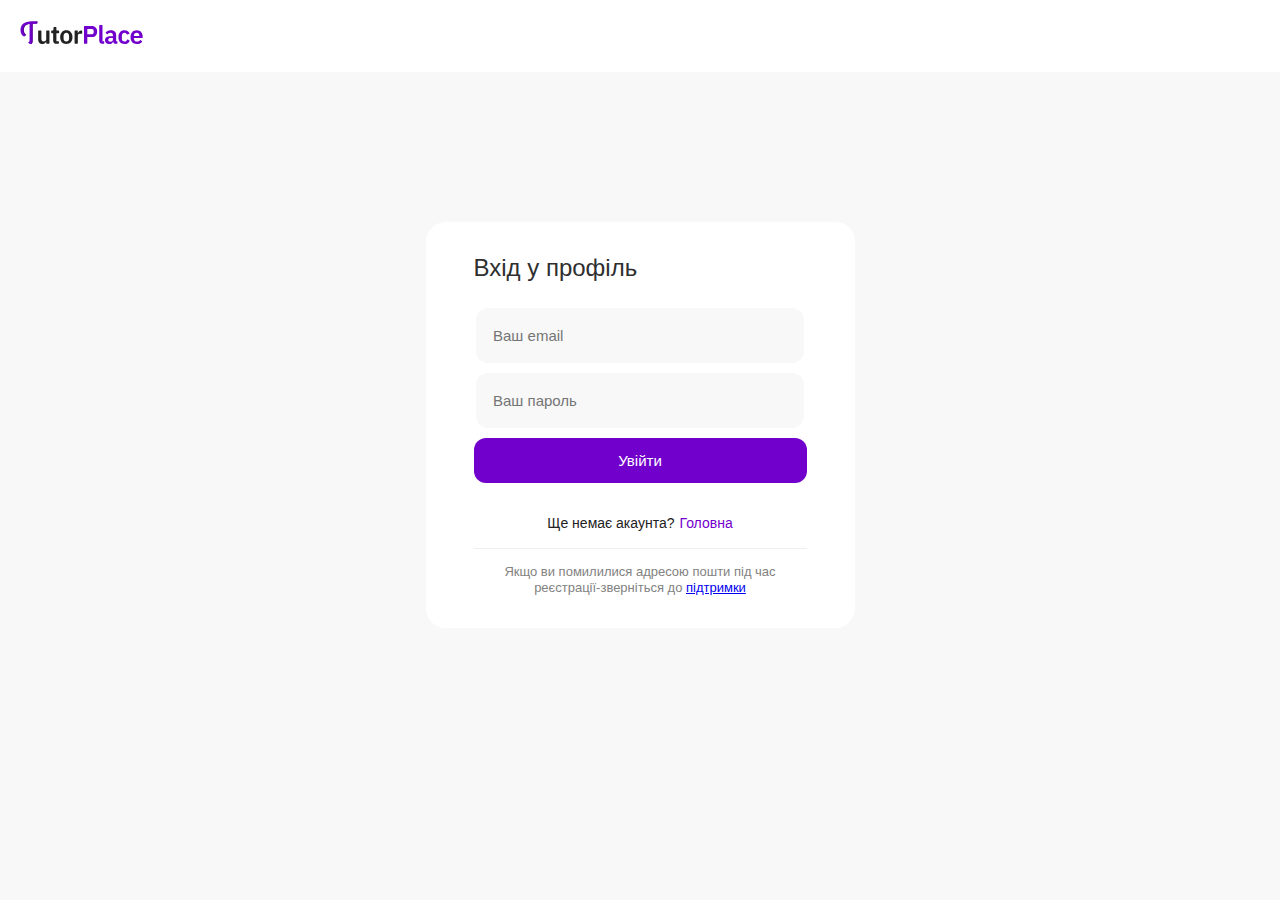
<file: login.html>
<!DOCTYPE html>
<html lang="ru">
  <head>
    <meta charset="UTF-8" />
    <title>Авторизація</title>
    <link rel="stylesheet" href="./loginCss/style.css" />
  </head>
  <body>
    <div class="sc-iuIFFA bcaYeJ">
      <div class="sc-gZgdLb copYFV">
        <div class="sc-bwYFwS ldORSo">
          <a href="../index.html" class="sc-fA-dazN cHxxos"
            ><svg
              width="124"
              height="44"
              viewBox="0 0 124 44"
              fill="none"
              xmlns="http://www.w3.org/2000/svg"
            >
              <path
                d="M12.8355 28.2931C12.8355 28.9391 12.7939 29.4902 12.7106 29.9462C12.6366 30.4022 12.5302 30.7727 12.3915 31.0577C12.2527 31.3427 12.0816 31.5517 11.8781 31.6847C11.6838 31.8177 11.4711 31.8842 11.2398 31.8842C11.0641 31.8842 10.8698 31.8225 10.6571 31.699C10.4443 31.5755 10.2408 31.4235 10.0465 31.243C9.86152 31.0625 9.70427 30.8772 9.57476 30.6872C9.45451 30.4972 9.39438 30.3309 9.39438 30.1884C9.39438 30.0934 9.40363 30.0317 9.42213 30.0032C9.44988 29.9842 9.48226 29.9747 9.51926 29.9747C9.56551 29.9842 9.61639 29.9984 9.67189 30.0174C9.73664 30.0364 9.80602 30.0459 9.88002 30.0459C10.139 30.0459 10.324 29.8797 10.435 29.5472C10.5553 29.2051 10.6154 28.6636 10.6154 27.9226V11.8053C9.73664 11.8813 8.89024 12.0428 8.07621 12.2898C7.26218 12.5273 6.54527 12.8883 5.9255 13.3729C5.30573 13.8574 4.81083 14.4891 4.44082 15.2682C4.07081 16.0377 3.8858 16.9877 3.8858 18.1183C3.8858 18.6218 3.93205 19.0778 4.02456 19.4863C4.12631 19.8853 4.25581 20.2463 4.41307 20.5694C4.57033 20.8924 4.74146 21.1774 4.92646 21.4244C5.12072 21.6714 5.31035 21.8899 5.49536 22.0799C5.65262 22.0324 5.76362 22.0514 5.82837 22.1369C5.89313 22.2224 5.9255 22.3412 5.9255 22.4932C5.9255 22.6832 5.88387 22.8827 5.80062 23.0917C5.72662 23.2912 5.62486 23.4765 5.49536 23.6475C5.36586 23.809 5.21785 23.9467 5.05134 24.0607C4.89409 24.1652 4.73221 24.2175 4.5657 24.2175C4.4917 24.2175 4.4177 24.208 4.34369 24.189C4.27894 24.17 4.20956 24.1272 4.13556 24.0607C3.93205 23.9087 3.68692 23.6617 3.40016 23.3197C3.1134 22.9682 2.84051 22.5359 2.5815 22.0229C2.32249 21.5099 2.10048 20.9256 1.91548 20.2701C1.73047 19.6051 1.63797 18.8878 1.63797 18.1183C1.63797 16.7122 1.89235 15.4724 2.40112 14.3989C2.90989 13.3254 3.61754 12.4276 4.52407 11.7056C5.43061 10.974 6.50365 10.423 7.74319 10.0525C8.99199 9.68199 10.3564 9.49673 11.8365 9.49673C12.1787 9.49673 12.5904 9.50148 13.0714 9.51098C13.5617 9.51098 14.0473 9.51573 14.5283 9.52523C15.0093 9.53473 15.4395 9.54423 15.8187 9.55373C16.2073 9.55373 16.4709 9.55373 16.6096 9.55373C16.7299 9.55373 16.827 9.54423 16.901 9.52523C16.9843 9.49673 17.049 9.46823 17.0953 9.43973C17.1508 9.41123 17.1924 9.38748 17.2202 9.36848C17.2479 9.33997 17.271 9.32572 17.2896 9.32572C17.3358 9.32572 17.3774 9.35897 17.4144 9.42548C17.4607 9.48248 17.4977 9.55848 17.5254 9.65348C17.5624 9.73899 17.5902 9.83874 17.6087 9.95274C17.6272 10.0667 17.6364 10.1808 17.6364 10.2948C17.6364 10.4658 17.6133 10.6463 17.5671 10.8363C17.5208 11.0168 17.4514 11.183 17.3589 11.335C17.2664 11.4775 17.1508 11.5963 17.012 11.6913C16.8733 11.7863 16.7114 11.8338 16.5264 11.8338C16.4246 11.8338 16.235 11.8338 15.9575 11.8338C15.6892 11.8243 15.3794 11.8148 15.0278 11.8053C14.6763 11.7958 14.3063 11.7863 13.9178 11.7768C13.5293 11.7673 13.1685 11.7578 12.8355 11.7483V28.2931Z"
                fill="#550098"
              ></path>
              <path
                d="M4.71717 24.2063C4.58329 24.2398 3.35784 24.2533 3.24451 24.2063L4.21513 23.6708C4.21513 23.6708 4.85105 24.1728 4.71717 24.2063Z"
                fill="#550098"
              ></path>
              <path
                d="M11.545 31.8374C11.3873 31.8997 11.0866 31.9322 10.1392 31.9712L10.0388 31.3688L10.7417 31.1345L11.5784 31.4692L11.545 31.8374Z"
                fill="#550098"
              ></path>
              <path
                d="M17.4021 9.41273C17.3527 9.29027 17.1531 9.24003 16.2843 9.21191L16.3646 9.68049C16.465 9.71396 16.6725 9.78759 16.6993 9.81437C16.7261 9.84114 17.179 9.55777 17.4021 9.41273Z"
                fill="#550098"
              ></path>
              <path
                d="M11.7912 28.3482C11.7912 28.9999 11.7493 29.5559 11.6653 30.0159C11.5907 30.476 11.4834 30.8498 11.3435 31.1374C11.2036 31.4249 11.031 31.6358 10.8258 31.77C10.6299 31.9041 10.4154 31.9712 10.1822 31.9712C10.005 31.9712 9.8091 31.9089 9.59456 31.7843C9.38002 31.6597 9.17481 31.5064 8.97893 31.3243C8.79237 31.1422 8.6338 30.9552 8.50321 30.7635C8.38195 30.5718 8.32132 30.4041 8.32132 30.2603C8.32132 30.1645 8.33065 30.1022 8.3493 30.0734C8.37729 30.0543 8.40993 30.0447 8.44725 30.0447C8.49388 30.0543 8.54519 30.0686 8.60115 30.0878C8.66645 30.107 8.73641 30.1166 8.81103 30.1166C9.0722 30.1166 9.25876 29.9488 9.37069 29.6134C9.49195 29.2683 9.55258 28.722 9.55258 27.9743V11.7136C8.66645 11.7903 7.81296 11.9532 6.99212 12.2024C6.17127 12.442 5.44837 12.8062 4.82341 13.2951C4.19845 13.7839 3.69942 14.4213 3.32631 15.2073C2.9532 15.9836 2.76664 16.9421 2.76664 18.0827C2.76664 18.5907 2.81328 19.0508 2.90656 19.463C3.00917 19.8655 3.13975 20.2297 3.29833 20.5556C3.4569 20.8815 3.62946 21.1691 3.81602 21.4183C4.0119 21.6675 4.20312 21.8879 4.38967 22.0796C4.54824 22.0317 4.66018 22.0509 4.72547 22.1371C4.79077 22.2234 4.82341 22.3432 4.82341 22.4966C4.82341 22.6883 4.78144 22.8896 4.69749 23.1004C4.62287 23.3017 4.52026 23.4886 4.38967 23.6611C4.25908 23.8241 4.10984 23.9631 3.94194 24.0781C3.78337 24.1835 3.62013 24.2362 3.45223 24.2362C3.37761 24.2362 3.30299 24.2266 3.22837 24.2075C3.16307 24.1883 3.09312 24.1452 3.01849 24.0781C2.81328 23.9247 2.5661 23.6755 2.27694 23.3305C1.98778 22.9758 1.71261 22.5397 1.45143 22.0221C1.19025 21.5045 0.966388 20.9151 0.779833 20.2537C0.593278 19.5828 0.5 18.8591 0.5 18.0827C0.5 16.6642 0.756513 15.4133 1.26954 14.3302C1.78257 13.2472 2.49614 12.3414 3.41026 11.6129C4.32438 10.8749 5.4064 10.319 6.65632 9.94516C7.91556 9.57135 9.29141 9.38444 10.7838 9.38444C11.129 9.38444 11.5441 9.38923 12.0291 9.39882C12.5235 9.39882 13.0132 9.40361 13.4982 9.4132C13.9833 9.42278 14.417 9.43237 14.7994 9.44195C15.1912 9.44195 15.4571 9.44195 15.597 9.44195C15.7182 9.44195 15.8162 9.43237 15.8908 9.4132C15.9747 9.38444 16.04 9.35569 16.0867 9.32693C16.1426 9.29818 16.1846 9.27422 16.2126 9.25505C16.2406 9.22629 16.2639 9.21191 16.2826 9.21191C16.3292 9.21191 16.3712 9.24546 16.4085 9.31256C16.4551 9.37006 16.4924 9.44674 16.5204 9.54259C16.5577 9.62886 16.5857 9.7295 16.6044 9.84452C16.623 9.95954 16.6323 10.0746 16.6323 10.1896C16.6323 10.3621 16.609 10.5442 16.5624 10.7359C16.5158 10.918 16.4458 11.0858 16.3525 11.2391C16.2592 11.3829 16.1426 11.5027 16.0027 11.5986C15.8628 11.6944 15.6996 11.7423 15.513 11.7423C15.4104 11.7423 15.2192 11.7423 14.9394 11.7423C14.6689 11.7327 14.3564 11.7232 14.0019 11.7136C13.6475 11.704 13.2744 11.6944 12.8826 11.6848C12.4908 11.6752 12.127 11.6656 11.7912 11.6561V28.3482Z"
                fill="#7200CC"
              ></path>
              <path
                d="M26.2205 29.5618H26.0938C25.9756 29.8988 25.8151 30.219 25.6124 30.5223C25.4266 30.8088 25.1817 31.0699 24.8776 31.3059C24.5905 31.5418 24.2357 31.7271 23.8135 31.8619C23.4081 31.9967 22.9351 32.0641 22.3946 32.0641C21.0264 32.0641 19.9791 31.6176 19.2528 30.7245C18.5265 29.8314 18.1633 28.5592 18.1633 26.9078V19.0642C18.1633 18.7895 18.386 18.5668 18.6608 18.5668H20.909C21.1837 18.5668 21.4065 18.7895 21.4065 19.0642V26.5793C21.4065 27.4892 21.5838 28.1885 21.9385 28.6772C22.2933 29.149 22.8591 29.3849 23.6361 29.3849C23.957 29.3849 24.2695 29.3428 24.5736 29.2585C24.8945 29.1742 25.1732 29.0479 25.4097 28.8794C25.6462 28.694 25.8404 28.4749 25.9924 28.2222C26.1445 27.9526 26.2205 27.6408 26.2205 27.287V19.0642C26.2205 18.7895 26.4432 18.5668 26.7179 18.5668H28.9662C29.2409 18.5668 29.4636 18.7895 29.4636 19.0642V31.2634C29.4636 31.5381 29.2409 31.7608 28.9662 31.7608H26.7179C26.4432 31.7608 26.2205 31.5381 26.2205 31.2634V29.5618Z"
                fill="#222222"
              ></path>
              <path
                d="M36.5805 31.7608C35.4657 31.7608 34.6127 31.4744 34.0215 30.9014C33.4472 30.3117 33.16 29.4776 33.16 28.3991V21.1449H31.7065C31.4318 21.1449 31.2091 20.9222 31.2091 20.6475V19.0642C31.2091 18.7895 31.4318 18.5668 31.7065 18.5668H32.2226C32.7124 18.5668 33.0418 18.4573 33.2107 18.2382C33.3965 18.0023 33.4894 17.6569 33.4894 17.2019V15.4498C33.4894 15.175 33.7121 14.9523 33.9868 14.9523H35.9057C36.1804 14.9523 36.4032 15.175 36.4032 15.4498V18.5668H38.6168C38.8915 18.5668 39.1142 18.7895 39.1142 19.0642V20.6475C39.1142 20.9222 38.8915 21.1449 38.6168 21.1449H36.4032V29.1827H38.4141C38.6888 29.1827 38.9115 29.4054 38.9115 29.6801V31.2634C38.9115 31.5381 38.6888 31.7608 38.4141 31.7608H36.5805Z"
                fill="#222222"
              ></path>
              <path
                d="M46.3129 32.0641C45.367 32.0641 44.5139 31.904 43.7538 31.5839C43.0106 31.2637 42.3687 30.8003 41.8282 30.1937C41.3046 29.5871 40.8992 28.8625 40.6121 28.02C40.3249 27.1606 40.1813 26.2001 40.1813 25.1385C40.1813 24.0769 40.3249 23.1249 40.6121 22.2823C40.8992 21.4398 41.3046 20.7237 41.8282 20.1339C42.3687 19.5273 43.0106 19.0639 43.7538 18.7437C44.5139 18.4236 45.367 18.2635 46.3129 18.2635C47.2588 18.2635 48.1118 18.4236 48.8719 18.7437C49.632 19.0639 50.2739 19.5273 50.7975 20.1339C51.338 20.7237 51.7519 21.4398 52.039 22.2823C52.3262 23.1249 52.4697 24.0769 52.4697 25.1385C52.4697 26.2001 52.3262 27.1606 52.039 28.02C51.7519 28.8625 51.338 29.5871 50.7975 30.1937C50.2739 30.8003 49.632 31.2637 48.8719 31.5839C48.1118 31.904 47.2588 32.0641 46.3129 32.0641ZM46.3129 29.4607C47.1743 29.4607 47.85 29.1995 48.3398 28.6772C48.8297 28.1548 49.0746 27.3881 49.0746 26.377V23.9253C49.0746 22.9311 48.8297 22.1728 48.3398 21.6505C47.85 21.1281 47.1743 20.8669 46.3129 20.8669C45.4683 20.8669 44.8011 21.1281 44.3112 21.6505C43.8214 22.1728 43.5765 22.9311 43.5765 23.9253V26.377C43.5765 27.3881 43.8214 28.1548 44.3112 28.6772C44.8011 29.1995 45.4683 29.4607 46.3129 29.4607Z"
                fill="#222222"
              ></path>
              <path
                d="M55.0822 31.7608C54.8075 31.7608 54.5848 31.5381 54.5848 31.2634V19.0642C54.5848 18.7895 54.8075 18.5668 55.0822 18.5668H57.3305C57.6052 18.5668 57.8279 18.7895 57.8279 19.0642V21.2966H57.9546C58.0391 20.9427 58.1657 20.6057 58.3346 20.2856C58.5205 19.9485 58.7569 19.6537 59.0441 19.4009C59.3312 19.1481 59.6691 18.9459 60.0576 18.7943C60.4629 18.6426 60.9275 18.5668 61.4511 18.5668H61.6631C61.9378 18.5668 62.1605 18.7895 62.1605 19.0642V21.1277C62.1605 21.4025 61.9378 21.6252 61.6631 21.6252H61.147C60.0491 21.6252 59.2214 21.7853 58.664 22.1054C58.1066 22.4256 57.8279 22.9479 57.8279 23.6725V31.2634C57.8279 31.5381 57.6052 31.7608 57.3305 31.7608H55.0822Z"
                fill="#222222"
              ></path>
              <path
                d="M64.4715 31.7608C64.1968 31.7608 63.9741 31.5381 63.9741 31.2634V14.6157C63.9741 14.3409 64.1968 14.1182 64.4715 14.1182H71.9299C72.7407 14.1182 73.467 14.253 74.1089 14.5226C74.7676 14.7754 75.325 15.1461 75.7811 15.6348C76.2372 16.1066 76.5834 16.6795 76.8199 17.3535C77.0564 18.0276 77.1746 18.769 77.1746 19.5778C77.1746 20.4035 77.0564 21.1534 76.8199 21.8274C76.5834 22.4846 76.2372 23.0575 75.7811 23.5461C75.325 24.018 74.7676 24.3887 74.1089 24.6583C73.467 24.911 72.7407 25.0374 71.9299 25.0374H67.3186V31.2634C67.3186 31.5381 67.0959 31.7608 66.8211 31.7608H64.4715ZM67.3186 22.156H71.6259C72.2677 22.156 72.7745 21.9875 73.1461 21.6505C73.5177 21.2966 73.7035 20.7995 73.7035 20.1592V18.9965C73.7035 18.3562 73.5177 17.8675 73.1461 17.5305C72.7745 17.1935 72.2677 17.025 71.6259 17.025H67.3186V22.156Z"
                fill="#7200CC"
              ></path>
              <path
                d="M82.4859 31.7608C81.3711 31.7608 80.5518 31.4828 80.0282 30.9267C79.5046 30.3706 79.2428 29.5871 79.2428 28.5761V13.5541C79.2428 13.2794 79.4655 13.0566 79.7402 13.0566H81.9884C82.2632 13.0566 82.4859 13.2794 82.4859 13.5541V29.1827H83.7367C84.0114 29.1827 84.2341 29.4054 84.2341 29.6801V31.2634C84.2341 31.5381 84.0114 31.7608 83.7367 31.7608H82.4859Z"
                fill="#7200CC"
              ></path>
              <path
                d="M95.6597 31.7608C94.9503 31.7608 94.3844 31.5586 93.9621 31.1542C93.5568 30.7329 93.3034 30.1769 93.202 29.486H93.05C92.8304 30.3454 92.3828 30.9941 91.7072 31.4322C91.0315 31.8535 90.1954 32.0641 89.1988 32.0641C87.8475 32.0641 86.8087 31.7103 86.0824 31.0025C85.356 30.2948 84.9929 29.3512 84.9929 28.1716C84.9929 26.8067 85.4827 25.7957 86.4624 25.1385C87.4421 24.4645 88.8356 24.1275 90.643 24.1275H92.898V23.167C92.898 22.4256 92.7037 21.8527 92.3152 21.4482C91.9267 21.0438 91.3018 20.8416 90.4403 20.8416C89.6802 20.8416 89.0637 21.0101 88.5907 21.3471C88.2881 21.5596 88.0153 21.8016 87.7722 22.0734C87.574 22.2949 87.2308 22.3363 87.009 22.1384L85.8172 21.0745C85.6344 20.9114 85.5956 20.6377 85.7441 20.4427C86.1992 19.8447 86.768 19.3542 87.4506 18.9712C88.2613 18.4994 89.3339 18.2635 90.6684 18.2635C92.4588 18.2635 93.8186 18.6679 94.7476 19.4767C95.6766 20.2856 96.1411 21.4482 96.1411 22.9648V29.1827H96.9612C97.2359 29.1827 97.4586 29.4054 97.4586 29.6801V31.2634C97.4586 31.5381 97.2359 31.7608 96.9612 31.7608H95.6597ZM90.2883 29.7135C91.0146 29.7135 91.6311 29.5534 92.1379 29.2332C92.6446 28.9131 92.898 28.4412 92.898 27.8178V26.0737H90.8204C89.1312 26.0737 88.2867 26.613 88.2867 27.6914V28.1211C88.2867 28.6603 88.4556 29.0647 88.7934 29.3343C89.1481 29.5871 89.6464 29.7135 90.2883 29.7135Z"
                fill="#7200CC"
              ></path>
              <path
                d="M104.543 32.0641C103.563 32.0641 102.693 31.904 101.933 31.5839C101.173 31.2637 100.531 30.8003 100.007 30.1937C99.5006 29.5871 99.1121 28.8625 98.8419 28.02C98.5716 27.1606 98.4365 26.2001 98.4365 25.1385C98.4365 24.0769 98.5716 23.1249 98.8419 22.2823C99.1121 21.4398 99.5006 20.7237 100.007 20.1339C100.531 19.5273 101.173 19.0639 101.933 18.7437C102.693 18.4236 103.563 18.2635 104.543 18.2635C105.877 18.2635 106.975 18.5584 107.836 19.1481C108.59 19.6543 109.164 20.3281 109.557 21.1694C109.668 21.4072 109.55 21.6832 109.311 21.7902L107.606 22.5513C107.328 22.6757 107.007 22.519 106.87 22.2468C106.709 21.929 106.491 21.6543 106.215 21.423C105.81 21.0523 105.252 20.8669 104.543 20.8669C103.631 20.8669 102.946 21.1534 102.49 21.7263C102.051 22.2992 101.832 23.0491 101.832 23.9758V26.377C101.832 27.3038 102.051 28.0537 102.49 28.6266C102.946 29.1827 103.631 29.4607 104.543 29.4607C105.32 29.4607 105.919 29.2669 106.342 28.8794C106.644 28.59 106.898 28.2532 107.105 27.8689C107.242 27.6158 107.549 27.4931 107.809 27.6172L109.401 28.3789C109.634 28.4904 109.745 28.7627 109.638 28.9979C109.204 29.953 108.595 30.6886 107.811 31.2048C106.916 31.7777 105.826 32.0641 104.543 32.0641Z"
                fill="#7200CC"
              ></path>
              <path
                d="M116.776 32.0641C115.796 32.0641 114.918 31.904 114.141 31.5839C113.381 31.2469 112.73 30.7835 112.19 30.1937C111.666 29.5871 111.261 28.8625 110.974 28.02C110.686 27.1606 110.543 26.2001 110.543 25.1385C110.543 24.0938 110.678 23.1502 110.948 22.3076C111.235 21.4651 111.641 20.7489 112.164 20.1592C112.688 19.5526 113.33 19.0892 114.09 18.769C114.85 18.432 115.712 18.2635 116.674 18.2635C117.705 18.2635 118.6 18.4404 119.36 18.7943C120.12 19.1481 120.745 19.6284 121.235 20.235C121.725 20.8416 122.088 21.5493 122.324 22.3582C122.578 23.1502 122.705 24.0011 122.705 24.911V25.4752C122.705 25.7499 122.482 25.9726 122.207 25.9726H113.913V26.3012C113.913 27.2617 114.183 28.0368 114.723 28.6266C115.264 29.1995 116.066 29.486 117.13 29.486C117.941 29.486 118.6 29.3175 119.107 28.9805C119.471 28.7462 119.806 28.4672 120.113 28.1434C120.326 27.9183 120.691 27.9037 120.898 28.1344L121.982 29.3411C122.138 29.5144 122.154 29.7743 122.004 29.9527C121.492 30.5635 120.83 31.0567 120.019 31.4322C119.09 31.8535 118.009 32.0641 116.776 32.0641ZM116.725 20.69C115.864 20.69 115.179 20.9764 114.673 21.5493C114.166 22.1223 113.913 22.8637 113.913 23.7736V23.9758H119.335V23.7484C119.335 22.8384 119.107 22.1054 118.651 21.5493C118.211 20.9764 117.57 20.69 116.725 20.69Z"
                fill="#7200CC"
              ></path></svg
          ></a>
        </div>
      </div>
      <div class="sc-aXZVg krURNj">
        <div class="sc-eqUAAy kCRwwC">
          <div class="sc-fqkvVR gJJSVa">Вхід у профіль</div>
          <form class="sc-iGgWBj jVxplV" action="login.php" method="post">
            <div class="sc-gsFSXq cIxxzF">
              <div class="sc-cdaca-d kDBYLL">
                <div class="sc-hdFWlR gjVCqm">
              
                  <input
                    type="text"
                    class="sc-kaaGRQ leTncf"
                    value=""
                    placeholder="Ваш email"
                    id="username" name="username" required
                  />
                </div>
              </div>
            </div>
            <div class="sc-gsFSXq cIxxzF">
              <div class="sc-cdaca-d kDBYLL">
                <div class="sc-hdFWlR gjVCqm">
                <input
                    name="password"
                    type="password"
                    class="sc-kaaGRQ leTncf"
                    value=""
                    placeholder="Ваш пароль"
                   
        id="password"
      
        required
                  />
                </div>
              </div>
         
            </div>
            <button type="submit" class="sc-gFqAkR focZUm">Увійти</button>
          </form>
          <div class="sc-kAyceB eXzUYA">
            <div class="sc-imWYAI cJDbaz">
              <span>Ще немає акаунта?</span
              ><a href="./index.html">Головна</a>
            </div>
            <span
              >Якщо ви помилилися адресою пошти під час реєстрації-зверніться до
              <a href="mailto:support@tutorplace.ru">підтримки</a>
            </span>
          </div>
        </div>
      </div>
    </div>

    <!-- <h2>Авторизация</h2>
    <form action="login.php" method="post">
      <label for="username">Имя пользователя:</label>
      <input type="text" id="username" name="username" required /><br /><br />

      <label for="password">Пароль:</label>
      <input
        type="password"
        id="password"
        name="password"
        required
      /><br /><br />

      <button type="submit">Войти</button>
    </form> -->
  </body>
</html>
</file>
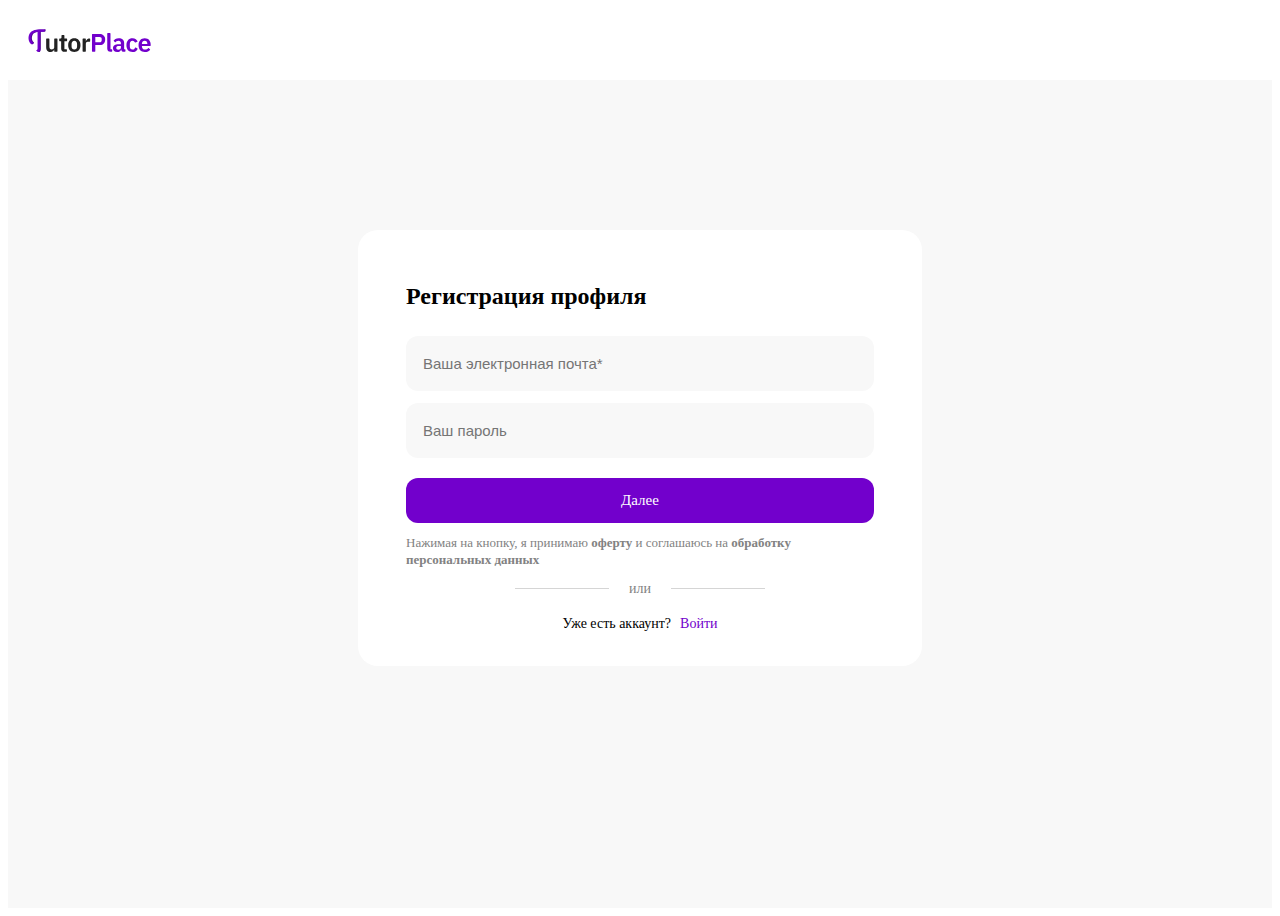
<file: register.html>
<!DOCTYPE html>
<html lang="ru">
  <head>
    <meta charset="UTF-8" />
    <title>Регистрация</title>
    <link rel="stylesheet" href="./registerCss/register.css">
  </head>
  <body>
    <div class="sc-iuIFFA bcaYeJ">
      <div class="sc-gZgdLb copYFV">
        <div class="sc-bwYFwS ldORSo">
          <a href="../index.html" class="sc-fA-dazN cHxxos"
            ><svg
              width="124"
              height="44"
              viewBox="0 0 124 44"
              fill="none"
              xmlns="http://www.w3.org/2000/svg"
            >
              <path
                d="M12.8355 28.2931C12.8355 28.9391 12.7939 29.4902 12.7106 29.9462C12.6366 30.4022 12.5302 30.7727 12.3915 31.0577C12.2527 31.3427 12.0816 31.5517 11.8781 31.6847C11.6838 31.8177 11.4711 31.8842 11.2398 31.8842C11.0641 31.8842 10.8698 31.8225 10.6571 31.699C10.4443 31.5755 10.2408 31.4235 10.0465 31.243C9.86152 31.0625 9.70427 30.8772 9.57476 30.6872C9.45451 30.4972 9.39438 30.3309 9.39438 30.1884C9.39438 30.0934 9.40363 30.0317 9.42213 30.0032C9.44988 29.9842 9.48226 29.9747 9.51926 29.9747C9.56551 29.9842 9.61639 29.9984 9.67189 30.0174C9.73664 30.0364 9.80602 30.0459 9.88002 30.0459C10.139 30.0459 10.324 29.8797 10.435 29.5472C10.5553 29.2051 10.6154 28.6636 10.6154 27.9226V11.8053C9.73664 11.8813 8.89024 12.0428 8.07621 12.2898C7.26218 12.5273 6.54527 12.8883 5.9255 13.3729C5.30573 13.8574 4.81083 14.4891 4.44082 15.2682C4.07081 16.0377 3.8858 16.9877 3.8858 18.1183C3.8858 18.6218 3.93205 19.0778 4.02456 19.4863C4.12631 19.8853 4.25581 20.2463 4.41307 20.5694C4.57033 20.8924 4.74146 21.1774 4.92646 21.4244C5.12072 21.6714 5.31035 21.8899 5.49536 22.0799C5.65262 22.0324 5.76362 22.0514 5.82837 22.1369C5.89313 22.2224 5.9255 22.3412 5.9255 22.4932C5.9255 22.6832 5.88387 22.8827 5.80062 23.0917C5.72662 23.2912 5.62486 23.4765 5.49536 23.6475C5.36586 23.809 5.21785 23.9467 5.05134 24.0607C4.89409 24.1652 4.73221 24.2175 4.5657 24.2175C4.4917 24.2175 4.4177 24.208 4.34369 24.189C4.27894 24.17 4.20956 24.1272 4.13556 24.0607C3.93205 23.9087 3.68692 23.6617 3.40016 23.3197C3.1134 22.9682 2.84051 22.5359 2.5815 22.0229C2.32249 21.5099 2.10048 20.9256 1.91548 20.2701C1.73047 19.6051 1.63797 18.8878 1.63797 18.1183C1.63797 16.7122 1.89235 15.4724 2.40112 14.3989C2.90989 13.3254 3.61754 12.4276 4.52407 11.7056C5.43061 10.974 6.50365 10.423 7.74319 10.0525C8.99199 9.68199 10.3564 9.49673 11.8365 9.49673C12.1787 9.49673 12.5904 9.50148 13.0714 9.51098C13.5617 9.51098 14.0473 9.51573 14.5283 9.52523C15.0093 9.53473 15.4395 9.54423 15.8187 9.55373C16.2073 9.55373 16.4709 9.55373 16.6096 9.55373C16.7299 9.55373 16.827 9.54423 16.901 9.52523C16.9843 9.49673 17.049 9.46823 17.0953 9.43973C17.1508 9.41123 17.1924 9.38748 17.2202 9.36848C17.2479 9.33997 17.271 9.32572 17.2896 9.32572C17.3358 9.32572 17.3774 9.35897 17.4144 9.42548C17.4607 9.48248 17.4977 9.55848 17.5254 9.65348C17.5624 9.73899 17.5902 9.83874 17.6087 9.95274C17.6272 10.0667 17.6364 10.1808 17.6364 10.2948C17.6364 10.4658 17.6133 10.6463 17.5671 10.8363C17.5208 11.0168 17.4514 11.183 17.3589 11.335C17.2664 11.4775 17.1508 11.5963 17.012 11.6913C16.8733 11.7863 16.7114 11.8338 16.5264 11.8338C16.4246 11.8338 16.235 11.8338 15.9575 11.8338C15.6892 11.8243 15.3794 11.8148 15.0278 11.8053C14.6763 11.7958 14.3063 11.7863 13.9178 11.7768C13.5293 11.7673 13.1685 11.7578 12.8355 11.7483V28.2931Z"
                fill="#550098"
              ></path>
              <path
                d="M4.71717 24.2063C4.58329 24.2398 3.35784 24.2533 3.24451 24.2063L4.21513 23.6708C4.21513 23.6708 4.85105 24.1728 4.71717 24.2063Z"
                fill="#550098"
              ></path>
              <path
                d="M11.545 31.8374C11.3873 31.8997 11.0866 31.9322 10.1392 31.9712L10.0388 31.3688L10.7417 31.1345L11.5784 31.4692L11.545 31.8374Z"
                fill="#550098"
              ></path>
              <path
                d="M17.4021 9.41273C17.3527 9.29027 17.1531 9.24003 16.2843 9.21191L16.3646 9.68049C16.465 9.71396 16.6725 9.78759 16.6993 9.81437C16.7261 9.84114 17.179 9.55777 17.4021 9.41273Z"
                fill="#550098"
              ></path>
              <path
                d="M11.7912 28.3482C11.7912 28.9999 11.7493 29.5559 11.6653 30.0159C11.5907 30.476 11.4834 30.8498 11.3435 31.1374C11.2036 31.4249 11.031 31.6358 10.8258 31.77C10.6299 31.9041 10.4154 31.9712 10.1822 31.9712C10.005 31.9712 9.8091 31.9089 9.59456 31.7843C9.38002 31.6597 9.17481 31.5064 8.97893 31.3243C8.79237 31.1422 8.6338 30.9552 8.50321 30.7635C8.38195 30.5718 8.32132 30.4041 8.32132 30.2603C8.32132 30.1645 8.33065 30.1022 8.3493 30.0734C8.37729 30.0543 8.40993 30.0447 8.44725 30.0447C8.49388 30.0543 8.54519 30.0686 8.60115 30.0878C8.66645 30.107 8.73641 30.1166 8.81103 30.1166C9.0722 30.1166 9.25876 29.9488 9.37069 29.6134C9.49195 29.2683 9.55258 28.722 9.55258 27.9743V11.7136C8.66645 11.7903 7.81296 11.9532 6.99212 12.2024C6.17127 12.442 5.44837 12.8062 4.82341 13.2951C4.19845 13.7839 3.69942 14.4213 3.32631 15.2073C2.9532 15.9836 2.76664 16.9421 2.76664 18.0827C2.76664 18.5907 2.81328 19.0508 2.90656 19.463C3.00917 19.8655 3.13975 20.2297 3.29833 20.5556C3.4569 20.8815 3.62946 21.1691 3.81602 21.4183C4.0119 21.6675 4.20312 21.8879 4.38967 22.0796C4.54824 22.0317 4.66018 22.0509 4.72547 22.1371C4.79077 22.2234 4.82341 22.3432 4.82341 22.4966C4.82341 22.6883 4.78144 22.8896 4.69749 23.1004C4.62287 23.3017 4.52026 23.4886 4.38967 23.6611C4.25908 23.8241 4.10984 23.9631 3.94194 24.0781C3.78337 24.1835 3.62013 24.2362 3.45223 24.2362C3.37761 24.2362 3.30299 24.2266 3.22837 24.2075C3.16307 24.1883 3.09312 24.1452 3.01849 24.0781C2.81328 23.9247 2.5661 23.6755 2.27694 23.3305C1.98778 22.9758 1.71261 22.5397 1.45143 22.0221C1.19025 21.5045 0.966388 20.9151 0.779833 20.2537C0.593278 19.5828 0.5 18.8591 0.5 18.0827C0.5 16.6642 0.756513 15.4133 1.26954 14.3302C1.78257 13.2472 2.49614 12.3414 3.41026 11.6129C4.32438 10.8749 5.4064 10.319 6.65632 9.94516C7.91556 9.57135 9.29141 9.38444 10.7838 9.38444C11.129 9.38444 11.5441 9.38923 12.0291 9.39882C12.5235 9.39882 13.0132 9.40361 13.4982 9.4132C13.9833 9.42278 14.417 9.43237 14.7994 9.44195C15.1912 9.44195 15.4571 9.44195 15.597 9.44195C15.7182 9.44195 15.8162 9.43237 15.8908 9.4132C15.9747 9.38444 16.04 9.35569 16.0867 9.32693C16.1426 9.29818 16.1846 9.27422 16.2126 9.25505C16.2406 9.22629 16.2639 9.21191 16.2826 9.21191C16.3292 9.21191 16.3712 9.24546 16.4085 9.31256C16.4551 9.37006 16.4924 9.44674 16.5204 9.54259C16.5577 9.62886 16.5857 9.7295 16.6044 9.84452C16.623 9.95954 16.6323 10.0746 16.6323 10.1896C16.6323 10.3621 16.609 10.5442 16.5624 10.7359C16.5158 10.918 16.4458 11.0858 16.3525 11.2391C16.2592 11.3829 16.1426 11.5027 16.0027 11.5986C15.8628 11.6944 15.6996 11.7423 15.513 11.7423C15.4104 11.7423 15.2192 11.7423 14.9394 11.7423C14.6689 11.7327 14.3564 11.7232 14.0019 11.7136C13.6475 11.704 13.2744 11.6944 12.8826 11.6848C12.4908 11.6752 12.127 11.6656 11.7912 11.6561V28.3482Z"
                fill="#7200CC"
              ></path>
              <path
                d="M26.2205 29.5618H26.0938C25.9756 29.8988 25.8151 30.219 25.6124 30.5223C25.4266 30.8088 25.1817 31.0699 24.8776 31.3059C24.5905 31.5418 24.2357 31.7271 23.8135 31.8619C23.4081 31.9967 22.9351 32.0641 22.3946 32.0641C21.0264 32.0641 19.9791 31.6176 19.2528 30.7245C18.5265 29.8314 18.1633 28.5592 18.1633 26.9078V19.0642C18.1633 18.7895 18.386 18.5668 18.6608 18.5668H20.909C21.1837 18.5668 21.4065 18.7895 21.4065 19.0642V26.5793C21.4065 27.4892 21.5838 28.1885 21.9385 28.6772C22.2933 29.149 22.8591 29.3849 23.6361 29.3849C23.957 29.3849 24.2695 29.3428 24.5736 29.2585C24.8945 29.1742 25.1732 29.0479 25.4097 28.8794C25.6462 28.694 25.8404 28.4749 25.9924 28.2222C26.1445 27.9526 26.2205 27.6408 26.2205 27.287V19.0642C26.2205 18.7895 26.4432 18.5668 26.7179 18.5668H28.9662C29.2409 18.5668 29.4636 18.7895 29.4636 19.0642V31.2634C29.4636 31.5381 29.2409 31.7608 28.9662 31.7608H26.7179C26.4432 31.7608 26.2205 31.5381 26.2205 31.2634V29.5618Z"
                fill="#222222"
              ></path>
              <path
                d="M36.5805 31.7608C35.4657 31.7608 34.6127 31.4744 34.0215 30.9014C33.4472 30.3117 33.16 29.4776 33.16 28.3991V21.1449H31.7065C31.4318 21.1449 31.2091 20.9222 31.2091 20.6475V19.0642C31.2091 18.7895 31.4318 18.5668 31.7065 18.5668H32.2226C32.7124 18.5668 33.0418 18.4573 33.2107 18.2382C33.3965 18.0023 33.4894 17.6569 33.4894 17.2019V15.4498C33.4894 15.175 33.7121 14.9523 33.9868 14.9523H35.9057C36.1804 14.9523 36.4032 15.175 36.4032 15.4498V18.5668H38.6168C38.8915 18.5668 39.1142 18.7895 39.1142 19.0642V20.6475C39.1142 20.9222 38.8915 21.1449 38.6168 21.1449H36.4032V29.1827H38.4141C38.6888 29.1827 38.9115 29.4054 38.9115 29.6801V31.2634C38.9115 31.5381 38.6888 31.7608 38.4141 31.7608H36.5805Z"
                fill="#222222"
              ></path>
              <path
                d="M46.3129 32.0641C45.367 32.0641 44.5139 31.904 43.7538 31.5839C43.0106 31.2637 42.3687 30.8003 41.8282 30.1937C41.3046 29.5871 40.8992 28.8625 40.6121 28.02C40.3249 27.1606 40.1813 26.2001 40.1813 25.1385C40.1813 24.0769 40.3249 23.1249 40.6121 22.2823C40.8992 21.4398 41.3046 20.7237 41.8282 20.1339C42.3687 19.5273 43.0106 19.0639 43.7538 18.7437C44.5139 18.4236 45.367 18.2635 46.3129 18.2635C47.2588 18.2635 48.1118 18.4236 48.8719 18.7437C49.632 19.0639 50.2739 19.5273 50.7975 20.1339C51.338 20.7237 51.7519 21.4398 52.039 22.2823C52.3262 23.1249 52.4697 24.0769 52.4697 25.1385C52.4697 26.2001 52.3262 27.1606 52.039 28.02C51.7519 28.8625 51.338 29.5871 50.7975 30.1937C50.2739 30.8003 49.632 31.2637 48.8719 31.5839C48.1118 31.904 47.2588 32.0641 46.3129 32.0641ZM46.3129 29.4607C47.1743 29.4607 47.85 29.1995 48.3398 28.6772C48.8297 28.1548 49.0746 27.3881 49.0746 26.377V23.9253C49.0746 22.9311 48.8297 22.1728 48.3398 21.6505C47.85 21.1281 47.1743 20.8669 46.3129 20.8669C45.4683 20.8669 44.8011 21.1281 44.3112 21.6505C43.8214 22.1728 43.5765 22.9311 43.5765 23.9253V26.377C43.5765 27.3881 43.8214 28.1548 44.3112 28.6772C44.8011 29.1995 45.4683 29.4607 46.3129 29.4607Z"
                fill="#222222"
              ></path>
              <path
                d="M55.0822 31.7608C54.8075 31.7608 54.5848 31.5381 54.5848 31.2634V19.0642C54.5848 18.7895 54.8075 18.5668 55.0822 18.5668H57.3305C57.6052 18.5668 57.8279 18.7895 57.8279 19.0642V21.2966H57.9546C58.0391 20.9427 58.1657 20.6057 58.3346 20.2856C58.5205 19.9485 58.7569 19.6537 59.0441 19.4009C59.3312 19.1481 59.6691 18.9459 60.0576 18.7943C60.4629 18.6426 60.9275 18.5668 61.4511 18.5668H61.6631C61.9378 18.5668 62.1605 18.7895 62.1605 19.0642V21.1277C62.1605 21.4025 61.9378 21.6252 61.6631 21.6252H61.147C60.0491 21.6252 59.2214 21.7853 58.664 22.1054C58.1066 22.4256 57.8279 22.9479 57.8279 23.6725V31.2634C57.8279 31.5381 57.6052 31.7608 57.3305 31.7608H55.0822Z"
                fill="#222222"
              ></path>
              <path
                d="M64.4715 31.7608C64.1968 31.7608 63.9741 31.5381 63.9741 31.2634V14.6157C63.9741 14.3409 64.1968 14.1182 64.4715 14.1182H71.9299C72.7407 14.1182 73.467 14.253 74.1089 14.5226C74.7676 14.7754 75.325 15.1461 75.7811 15.6348C76.2372 16.1066 76.5834 16.6795 76.8199 17.3535C77.0564 18.0276 77.1746 18.769 77.1746 19.5778C77.1746 20.4035 77.0564 21.1534 76.8199 21.8274C76.5834 22.4846 76.2372 23.0575 75.7811 23.5461C75.325 24.018 74.7676 24.3887 74.1089 24.6583C73.467 24.911 72.7407 25.0374 71.9299 25.0374H67.3186V31.2634C67.3186 31.5381 67.0959 31.7608 66.8211 31.7608H64.4715ZM67.3186 22.156H71.6259C72.2677 22.156 72.7745 21.9875 73.1461 21.6505C73.5177 21.2966 73.7035 20.7995 73.7035 20.1592V18.9965C73.7035 18.3562 73.5177 17.8675 73.1461 17.5305C72.7745 17.1935 72.2677 17.025 71.6259 17.025H67.3186V22.156Z"
                fill="#7200CC"
              ></path>
              <path
                d="M82.4859 31.7608C81.3711 31.7608 80.5518 31.4828 80.0282 30.9267C79.5046 30.3706 79.2428 29.5871 79.2428 28.5761V13.5541C79.2428 13.2794 79.4655 13.0566 79.7402 13.0566H81.9884C82.2632 13.0566 82.4859 13.2794 82.4859 13.5541V29.1827H83.7367C84.0114 29.1827 84.2341 29.4054 84.2341 29.6801V31.2634C84.2341 31.5381 84.0114 31.7608 83.7367 31.7608H82.4859Z"
                fill="#7200CC"
              ></path>
              <path
                d="M95.6597 31.7608C94.9503 31.7608 94.3844 31.5586 93.9621 31.1542C93.5568 30.7329 93.3034 30.1769 93.202 29.486H93.05C92.8304 30.3454 92.3828 30.9941 91.7072 31.4322C91.0315 31.8535 90.1954 32.0641 89.1988 32.0641C87.8475 32.0641 86.8087 31.7103 86.0824 31.0025C85.356 30.2948 84.9929 29.3512 84.9929 28.1716C84.9929 26.8067 85.4827 25.7957 86.4624 25.1385C87.4421 24.4645 88.8356 24.1275 90.643 24.1275H92.898V23.167C92.898 22.4256 92.7037 21.8527 92.3152 21.4482C91.9267 21.0438 91.3018 20.8416 90.4403 20.8416C89.6802 20.8416 89.0637 21.0101 88.5907 21.3471C88.2881 21.5596 88.0153 21.8016 87.7722 22.0734C87.574 22.2949 87.2308 22.3363 87.009 22.1384L85.8172 21.0745C85.6344 20.9114 85.5956 20.6377 85.7441 20.4427C86.1992 19.8447 86.768 19.3542 87.4506 18.9712C88.2613 18.4994 89.3339 18.2635 90.6684 18.2635C92.4588 18.2635 93.8186 18.6679 94.7476 19.4767C95.6766 20.2856 96.1411 21.4482 96.1411 22.9648V29.1827H96.9612C97.2359 29.1827 97.4586 29.4054 97.4586 29.6801V31.2634C97.4586 31.5381 97.2359 31.7608 96.9612 31.7608H95.6597ZM90.2883 29.7135C91.0146 29.7135 91.6311 29.5534 92.1379 29.2332C92.6446 28.9131 92.898 28.4412 92.898 27.8178V26.0737H90.8204C89.1312 26.0737 88.2867 26.613 88.2867 27.6914V28.1211C88.2867 28.6603 88.4556 29.0647 88.7934 29.3343C89.1481 29.5871 89.6464 29.7135 90.2883 29.7135Z"
                fill="#7200CC"
              ></path>
              <path
                d="M104.543 32.0641C103.563 32.0641 102.693 31.904 101.933 31.5839C101.173 31.2637 100.531 30.8003 100.007 30.1937C99.5006 29.5871 99.1121 28.8625 98.8419 28.02C98.5716 27.1606 98.4365 26.2001 98.4365 25.1385C98.4365 24.0769 98.5716 23.1249 98.8419 22.2823C99.1121 21.4398 99.5006 20.7237 100.007 20.1339C100.531 19.5273 101.173 19.0639 101.933 18.7437C102.693 18.4236 103.563 18.2635 104.543 18.2635C105.877 18.2635 106.975 18.5584 107.836 19.1481C108.59 19.6543 109.164 20.3281 109.557 21.1694C109.668 21.4072 109.55 21.6832 109.311 21.7902L107.606 22.5513C107.328 22.6757 107.007 22.519 106.87 22.2468C106.709 21.929 106.491 21.6543 106.215 21.423C105.81 21.0523 105.252 20.8669 104.543 20.8669C103.631 20.8669 102.946 21.1534 102.49 21.7263C102.051 22.2992 101.832 23.0491 101.832 23.9758V26.377C101.832 27.3038 102.051 28.0537 102.49 28.6266C102.946 29.1827 103.631 29.4607 104.543 29.4607C105.32 29.4607 105.919 29.2669 106.342 28.8794C106.644 28.59 106.898 28.2532 107.105 27.8689C107.242 27.6158 107.549 27.4931 107.809 27.6172L109.401 28.3789C109.634 28.4904 109.745 28.7627 109.638 28.9979C109.204 29.953 108.595 30.6886 107.811 31.2048C106.916 31.7777 105.826 32.0641 104.543 32.0641Z"
                fill="#7200CC"
              ></path>
              <path
                d="M116.776 32.0641C115.796 32.0641 114.918 31.904 114.141 31.5839C113.381 31.2469 112.73 30.7835 112.19 30.1937C111.666 29.5871 111.261 28.8625 110.974 28.02C110.686 27.1606 110.543 26.2001 110.543 25.1385C110.543 24.0938 110.678 23.1502 110.948 22.3076C111.235 21.4651 111.641 20.7489 112.164 20.1592C112.688 19.5526 113.33 19.0892 114.09 18.769C114.85 18.432 115.712 18.2635 116.674 18.2635C117.705 18.2635 118.6 18.4404 119.36 18.7943C120.12 19.1481 120.745 19.6284 121.235 20.235C121.725 20.8416 122.088 21.5493 122.324 22.3582C122.578 23.1502 122.705 24.0011 122.705 24.911V25.4752C122.705 25.7499 122.482 25.9726 122.207 25.9726H113.913V26.3012C113.913 27.2617 114.183 28.0368 114.723 28.6266C115.264 29.1995 116.066 29.486 117.13 29.486C117.941 29.486 118.6 29.3175 119.107 28.9805C119.471 28.7462 119.806 28.4672 120.113 28.1434C120.326 27.9183 120.691 27.9037 120.898 28.1344L121.982 29.3411C122.138 29.5144 122.154 29.7743 122.004 29.9527C121.492 30.5635 120.83 31.0567 120.019 31.4322C119.09 31.8535 118.009 32.0641 116.776 32.0641ZM116.725 20.69C115.864 20.69 115.179 20.9764 114.673 21.5493C114.166 22.1223 113.913 22.8637 113.913 23.7736V23.9758H119.335V23.7484C119.335 22.8384 119.107 22.1054 118.651 21.5493C118.211 20.9764 117.57 20.69 116.725 20.69Z"
                fill="#7200CC"
              ></path></svg
          ></a>
        </div>
      </div>
      <div class="sc-cIIdys jkmCPM">
        <form class="sc-eSoiBi iBNUQR" action="register.php" method="post">
          <h2 class="sc-kpkpHi jFCjpW">Регистрация профиля</h2>
          <div class="sc-hsPFbj bVTNTx">
            <div class="sc-iyLcWo jiwLIs">
              <!-- <div class="sc-cdaca-d kDBYLL">
                <div class="sc-hdFWlR gjVCqm">
                  <label for="name" class="sc-biptUy lfZKwu">Ваше имя*</label
                  ><input name="name" class="sc-kaaGRQ leTncf" value="" />
                </div>
              </div> -->
              <div class="sc-cdaca-d kDBYLL">
                <div class="sc-hdFWlR gjVCqm">
                 <input
                    
                    class="sc-kaaGRQ leTncf"
                    value=""
                    type="text" id="username" name="username" required
                    placeholder="Ваша электронная почта*"
                  />
                </div>
              </div>
              <!-- <div class="sc-cdaca-d kDBYLL">
                <div class="sc-hdFWlR gjVCqm">
                  <label class="sc-biptUy lfZKwu">Ваш номер телефона</label
                  ><input type="text" class="sc-kaaGRQ leTncf" value="" />
                </div>
              </div> -->
              <!-- <div class="sc-cdaca-d kDBYLL">
                <div class="sc-hdFWlR gjVCqm">
                  <label for="telegram" class="sc-biptUy lfZKwu"
                    >Ваш телеграм</label
                  ><input
                    name="telegram"
                    type="text"
                    class="sc-kaaGRQ leTncf"
                    value=""
                  />
                </div>
              </div> -->
              <div class="sc-cdaca-d kDBYLL">
                <div class="sc-hdFWlR gjVCqm">
                 <input
                  type="password"
                  id="password"
                  name="password"
                  required
                    class="sc-kaaGRQ leTncf"
                    value=""
                    placeholder="Ваш пароль"
                  />
                </div>
              </div>
            </div>
          </div>
          <div class="sc-fCqsqp ntvpz">
            <button type="submit" class="sc-gFqAkR focZUm">Далее</button>
            <div class="sc-foEvvu dezypl">
              Нажимая на кнопку, я принимаю
              <a
                href="https://static.tutorplace.ru/docs/oferta.pdf"
                target="blank"
                >оферту</a
              >
              и соглашаюсь на
              <a
                href="https://static.tutorplace.ru/docs/personal_data.pdf"
                target="blank"
                >обработку персональных данных</a
              >
            </div>
          </div>
          <div class="sc-dyfiKA cVPBtc"><span>или</span></div>
          <div id="yandex-id-btn" class="sc-BKyeB bxsong"></div>
          <div class="sc-jrrFIm dsKLSW"></div>
          <div class="sc-csjKPv cvAewW">
            <span>Уже есть аккаунт?</span> <a href="./login.html">Войти</a>
          </div>
        </form>
      </div>
    </div>

  </body>
</html>
</file>
<file: css/style.css>
@import url(https://fonts.googleapis.com/css?family=Montserrat:100,200,300,regular,500,600,700,800,900,100italic,200italic,300italic,italic,500italic,600italic,700italic,800italic,900italic);/*! normalize.css v8.0.1 | MIT License | github.com/necolas/normalize.css */
html {
    -webkit-text-size-adjust: 100%;
    line-height: 1.15
}

body {
    min-height: 100vh
}

body,main {
    -webkit-box-orient: vertical;
    -webkit-box-direction: normal;
    display: -webkit-box;
    display: -ms-flexbox;
    display: flex;
    -ms-flex-direction: column;
    flex-direction: column
}

main {
    -webkit-box-flex: 1;
    -ms-flex-positive: 1;
    flex-grow: 1
}

hr {
    -webkit-box-sizing: content-box;
    box-sizing: content-box;
    height: 0;
    overflow: visible
}

pre {
    font-family: monospace;
    font-size: 1em
}

a {
    background-color: transparent
}

abbr[title] {
    border-bottom: none;
    text-decoration: underline;
    -webkit-text-decoration: underline dotted;
    text-decoration: underline dotted
}

b,strong {
    font-weight: bolder
}

code,kbd,samp {
    font-family: monospace;
    font-size: 1em
}

small {
    font-size: 80%
}

sub,sup {
    font-size: 75%;
    line-height: 0;
    position: relative;
    vertical-align: baseline
}

sub {
    bottom: -.25em
}

sup {
    top: -.5em
}

img {
    border-style: none
}

button,input,optgroup,select,textarea {
    font-family: inherit;
    font-size: 100%;
    line-height: 1.15;
    margin: 0
}

button,input {
    overflow: visible
}

button,select {
    text-transform: none
}

[type=button],[type=reset],[type=submit],button {
    -webkit-appearance: button
}

[type=button]::-moz-focus-inner,[type=reset]::-moz-focus-inner,[type=submit]::-moz-focus-inner,button::-moz-focus-inner {
    border-style: none;
    padding: 0
}

[type=button]:-moz-focusring,[type=reset]:-moz-focusring,[type=submit]:-moz-focusring,button:-moz-focusring {
    outline: 1px dotted ButtonText
}

fieldset {
    padding: .35em .75em .625em
}

legend {
    -webkit-box-sizing: border-box;
    box-sizing: border-box;
    color: inherit;
    display: table;
    max-width: 100%;
    padding: 0;
    white-space: normal
}

progress {
    vertical-align: baseline
}

textarea {
    overflow: auto
}

[type=checkbox],[type=radio] {
    -webkit-box-sizing: border-box;
    box-sizing: border-box;
    padding: 0
}

[type=number]::-webkit-inner-spin-button,[type=number]::-webkit-outer-spin-button {
    height: auto
}

[type=search] {
    -webkit-appearance: textfield;
    outline-offset: -2px
}

[type=search]::-webkit-search-decoration {
    -webkit-appearance: none
}

::-webkit-file-upload-button {
    -webkit-appearance: button;
    font: inherit
}

details {
    display: block
}

summary {
    display: list-item
}

[hidden],template {
    display: none
}

* {
    -webkit-box-sizing: border-box;
    box-sizing: border-box
}

body {
    background-color: #f6f6f6;
    font-family: Montserrat,sans-serif;
    margin: 0;
    padding: 0
}

img {
    height: auto;
    max-width: 100%
}

main {
    margin-top: 50px
}

@media (max-width: 768px) {
    main {
        margin-top:70px
    }
}

h1,h2,h3,h4,h5,h6,p {
    line-height: 130%;
    margin: 0;
    padding: 0
}

li,ol,ul {
    margin: 0;
    padding: 0
}

.container {
    margin: 0 auto;
    max-width: 1281px;
    padding: 0 16px;
    width: 100%
}

.visually-hidden {
    clip: rect(0 0 0 0);
    border: 0;
    -webkit-clip-path: inset(100%);
    clip-path: inset(100%);
    height: 1px;
    margin: -1px;
    overflow: hidden;
    padding: 0;
    position: absolute;
    white-space: nowrap;
    width: 1px
}

.section-title {
    color: #323232;
    font-family: Montserrat,sans-serif;
    font-size: 36px;
    font-style: normal;
    font-weight: 700;
    line-height: normal;
    margin-bottom: 40px
}

@media (max-width: 768px) {
    .section-title {
        font-size:22px;
        margin-bottom: 30px
    }
}

._red {
    color: #ff3232
}

._blue {
    color: #2a3bd6
}

.start-loader {
    --load-color: #000;
    --load-bg-color: #fff;
    -webkit-box-pack: center;
    -ms-flex-pack: center;
    -webkit-box-align: center;
    -ms-flex-align: center;
    align-items: center;
    background-color: var(--load-bg-color);
    bottom: 0;
    justify-content: center;
    left: 0;
    position: fixed;
    right: 0;
    top: 0;
    z-index: 101
}

.start-loader,.start-loader--active {
    display: -webkit-box;
    display: -ms-flexbox;
    display: flex
}

.start-loader__loading {
    -webkit-animation: loading 1.4s linear infinite;
    animation: loading 1.4s linear infinite;
    background: -webkit-gradient(linear,left top,right top,color-stop(10%,var(--load-color)),color-stop(42%,rgba(255,0,0,0)));
    background: linear-gradient(to right,var(--load-color) 10%,rgba(255,0,0,0) 42%);
    border-radius: 50%;
    font-size: 10px;
    height: 11em;
    margin: 50px auto;
    position: relative;
    text-indent: -9999em;
    -webkit-transform: translateZ(0);
    transform: translateZ(0);
    width: 11em
}

.start-loader__loading:before {
    background: var(--load-color);
    border-radius: 100% 0 0 0;
    content: "";
    height: 50%;
    left: 0;
    position: absolute;
    top: 0;
    width: 50%
}

.start-loader__loading:after {
    background: var(--load-bg-color);
    border-radius: 50%;
    bottom: 0;
    content: "";
    height: 75%;
    left: 0;
    margin: auto;
    position: absolute;
    right: 0;
    top: 0;
    width: 75%
}

@-webkit-keyframes loading {
    0% {
        -webkit-transform: rotate(0);
        transform: rotate(0)
    }

    to {
        -webkit-transform: rotate(1turn);
        transform: rotate(1turn)
    }
}

@keyframes loading {
    0% {
        -webkit-transform: rotate(0);
        transform: rotate(0)
    }

    to {
        -webkit-transform: rotate(1turn);
        transform: rotate(1turn)
    }
}

.main-screen__content-box {
    -webkit-box-pack: center;
    -ms-flex-pack: center;
    display: -webkit-box;
    display: -ms-flexbox;
    display: flex;
    justify-content: center
}

@media (max-width: 1200px) {
    .main-screen__content-box {
        -webkit-box-orient:vertical;
        -webkit-box-direction: normal;
        -ms-flex-direction: column;
        flex-direction: column;
        margin-bottom: 30px
    }
}

.main-screen__content {
    padding-top: 100px
}

@media (max-width: 1200px) {
    .main-screen__content {
        -ms-flex-negative:0;
        flex-shrink: 0
    }
}

@media (max-width: 768px) {
    .main-screen__content {
        padding-top:20px
    }
}

.main-screen__title {
    color: #4252e4;
    font-size: 52px;
    font-style: normal;
    font-weight: 700;
    line-height: 60px;
    margin-bottom: 20px
}

.main-screen__title span {
    display: block
}

.main-screen__title span:nth-child(2) {
    color: #ff3232
}

.main-screen__title span:nth-child(3) {
    color: #323232
}

@media (max-width: 768px) {
    .main-screen__title {
        font-size:26px;
        line-height: 32px;
        margin-bottom: 10px
    }
}

.main-screen__subtitle {
    color: #323232;
    font-size: 26px;
    font-style: normal;
    font-weight: 400;
    line-height: normal;
    margin-bottom: 40px
}

.main-screen__subtitle .span {
    font-weight: 700
}

@media (max-width: 768px) {
    .main-screen__subtitle {
        font-size:18px;
        margin-bottom: 20px
    }
}

.main-screen__btn-box {
    -webkit-box-align: center;
    -ms-flex-align: center;
    align-items: center;
    display: -webkit-box;
    display: -ms-flexbox;
    display: flex
}

@media (max-width: 768px) {
    .main-screen__btn-box {
        -webkit-box-orient:vertical;
        -webkit-box-direction: reverse;
        -ms-flex-direction: column-reverse;
        flex-direction: column-reverse
    }
}

.main-screen__button {
    background: #ff3232;
    border: none;
    border-radius: 500px;
    color: #fff;
    cursor: pointer;
    display: block;
    font-size: 18px;
    font-style: normal;
    font-weight: 600;
    line-height: normal;
    padding: 20px 35px;
    text-decoration: none
}

.main-screen__button:hover {
    background: #ff6d59
}

.main-screen__button:active {
    background: #cd0000
}

@media (max-width: 768px) {
    .main-screen__button {
        font-size:14px;
        padding: 18px 45px
    }
}

.main-screen__button-text {
    color: #323232;
    font-size: 18px;
    font-style: normal;
    font-weight: 400;
    line-height: normal;
    margin-left: 21px;
    max-width: 253px
}

.main-screen__button-text .span {
    font-weight: 700
}

@media (max-width: 768px) {
    .main-screen__button-text {
        font-size:14px;
        margin-bottom: 10px;
        max-width: 205px;
        text-align: center;
        width: 100%
    }
}

.main-screen__img-box {
    margin-left: 40px;
    max-width: 480px;
    position: relative;
    -webkit-transform: translateY(65px);
    -ms-transform: translateY(65px);
    transform: translateY(65px);
    width: 100%;
    z-index: -1
}

@media (max-width: 1200px) {
    .main-screen__img-box {
        margin:0 auto 0 0
    }
}

@media (max-width: 768px) {
    .main-screen__img-box {
        display:none
    }
}

.main-screen .mobile_course-access__bg {
    display: none
}

@media (max-width: 768px) {
    .main-screen .mobile_course-access__bg {
        display:block;
        margin: 0 auto;
        -webkit-transform: translateY(30px);
        -ms-transform: translateY(30px);
        transform: translateY(30px)
    }
}

.main-screen__offer {
    -webkit-box-pack: center;
    -ms-flex-pack: center;
    -webkit-box-align: center;
    -ms-flex-align: center;
    align-items: center;
    background-color: #4252e4;
    border-radius: 40px;
    display: -webkit-box;
    display: -ms-flexbox;
    display: flex;
    justify-content: center;
    padding: 40px 80px 50px 110px;
    position: relative;
    z-index: -1
}

@media (max-width: 1200px) {
    .main-screen__offer {
        -webkit-box-orient:vertical;
        -webkit-box-direction: normal;
        -webkit-box-align: start;
        -ms-flex-align: start;
        align-items: start;
        -ms-flex-direction: column;
        flex-direction: column;
        gap: 20px
    }
}

@media (max-width: 768px) {
    .main-screen__offer {
        gap:0;
        padding: 20px 32px 39px
    }
}

.main-screen__list {
    color: #fff;
    font-size: 36px;
    font-style: normal;
    font-weight: 700;
    line-height: normal;
    list-style-type: none;
    position: relative;
    z-index: 5
}

.main-screen__list span {
    display: inline-block;
    margin: 0 0 20px
}

@media (max-width: 768px) {
    .main-screen__list {
        font-size:22px;
        margin-bottom: 20px;
        width: 100%
    }
}

.main-screen__list:after {
    content: "";
    height: 127px;
    position: absolute;
    right: -165px;
    top: 50%;
    -webkit-transform: translateY(-50%);
    -ms-transform: translateY(-50%);
    transform: translateY(-50%);
    width: 151px
}

@media (max-width: 1200px) {
    .main-screen__list:after {
        top:40%;
        -webkit-transform: rotate(85deg);
        -ms-transform: rotate(85deg);
        transform: rotate(85deg)
    }
}

@media (max-width: 768px) {
    .main-screen__list:after {
        background-size:contain;
        bottom: -70%;
        display: block;
        height: 49px;
        left: 50%;
        margin: 20px auto 98px;
        position: static;
        right: auto;
        top: auto;
        width: 58px
    }
}

.main-screen__list-item {
    font-size: 18px;
    font-weight: 400;
    padding-left: 36px;
    position: relative
}

.main-screen__list-item:before {
    content: "";
    height: 21px;
    left: 0;
    position: absolute;
    top: 50%;
    -webkit-transform: translateY(-50%);
    -ms-transform: translateY(-50%);
    transform: translateY(-50%);
    width: 21px
}

.main-screen__list-item+.main-screen__list-item {
    margin-top: 15px
}

@media (max-width: 768px) {
    .main-screen__list-item {
        font-size:14px
    }
}

.main-screen__online {
    background: #fff;
    border-radius: 60px;
    height: 191px;
    margin-left: 143px;
    max-width: 510px;
    padding: 48px 187px 38px 40px;
    position: relative;
    width: 100%
}

@media (max-width: 1200px) {
    .main-screen__online {
        margin:0 auto 0 0
    }
}

@media (max-width: 768px) {
    .main-screen__online {
        border-radius:20px;
        height: auto;
        padding: 20px 0 25px
    }
}

.main-screen__online:before {
    background-color: #2a3bd6;
    border-radius: 60px;
    content: "";
    height: 100%;
    left: 0;
    position: absolute;
    top: 0;
    -webkit-transform: rotate(-7.019deg);
    -ms-transform: rotate(-7.019deg);
    transform: rotate(-7.019deg);
    width: 100%;
    z-index: -1
}

@media (max-width: 768px) {
    .main-screen__online:before {
        border-radius:20px;
        -webkit-transform: rotate(7deg);
        -ms-transform: rotate(7deg);
        transform: rotate(7deg)
    }
}

.main-screen__online-suptitle {
    color: #2b2b2b;
    font-size: 18px;
    font-style: normal;
    font-weight: 600;
    line-height: normal;
    margin-bottom: 10px;
    position: relative;
    z-index: 5
}

@media (max-width: 768px) {
    .main-screen__online-suptitle {
        font-size:14px;
        text-align: center
    }
}

.main-screen__online-title {
    color: #2a3bd6;
    font-size: 26px;
    font-style: normal;
    font-weight: 700;
    line-height: normal;
    margin-bottom: 10px;
    position: relative;
    z-index: 5
}

@media (max-width: 768px) {
    .main-screen__online-title {
        font-size:18px;
        margin-bottom: 5px;
        text-align: center
    }
}

.main-screen__online-subtitle {
    color: #4252e4;
    font-family: Montserrat;
    font-size: 18px;
    font-style: normal;
    font-weight: 600;
    line-height: normal;
    position: relative;
    z-index: 5
}

@media (max-width: 768px) {
    .main-screen__online-subtitle {
        font-size:14px;
        margin-bottom: 100px;
        text-align: center
    }
}

.main-screen__online-img {
    height: 114px;
    position: absolute;
    right: 40px;
    top: 50%;
    -webkit-transform: translateY(-50%);
    -ms-transform: translateY(-50%);
    transform: translateY(-50%);
    width: 122px
}

@media (max-width: 768px) {
    .main-screen__online-img {
        height:96px;
        left: 50%;
        right: auto;
        top: 50%;
        -webkit-transform: translateX(-50%);
        -ms-transform: translateX(-50%);
        transform: translateX(-50%);
        width: 102px
    }
}

.profit {
    padding: 90px 0
}

@media (max-width: 768px) {
    .profit {
        padding:30px 0
    }
}

.profit__inner {
    margin: 0 auto;
    max-width: 1060px;
    width: 100%
}

.profit__items {
    display: -webkit-box;
    display: -ms-flexbox;
    display: flex;
    -ms-flex-wrap: wrap;
    flex-wrap: wrap;
    gap: 40px;
    margin-bottom: 93px
}

@media (max-width: 768px) {
    .profit__items {
        gap:20px;
        margin-bottom: 30px
    }
}

.profit__item {
    -webkit-box-flex: 1;
    background: #fff;
    border: 1px solid #e9e9e9;
    border-radius: 30px;
    -ms-flex: 1 1 45%;
    flex: 1 1 45%;
    padding: 30px 42px 30px 40px;
    width: 510px
}

.profit__item:nth-child(3) .profit__item-title {
    max-width: 260px
}

@media (max-width: 768px) {
    .profit__item {
        -webkit-box-flex:1;
        border-radius: 20px;
        -ms-flex: 1 1 100%;
        flex: 1 1 100%;
        padding: 20px 37px 25px 30px
    }
}

.profit__item-title-box {
    -webkit-box-pack: justify;
    -ms-flex-pack: justify;
    -webkit-box-align: start;
    -ms-flex-align: start;
    align-items: flex-start;
    display: -webkit-box;
    display: -ms-flexbox;
    display: flex;
    justify-content: space-between
}

@media (max-width: 768px) {
    .profit__item-title-box {
        -webkit-box-orient:vertical;
        -webkit-box-direction: reverse;
        -ms-flex-direction: column-reverse;
        flex-direction: column-reverse
    }
}

.profit__item-title {
    color: #323232;
    font-size: 18px;
    font-style: normal;
    font-weight: 600;
    line-height: normal;
    margin-bottom: 20px;
    max-width: 300px
}

@media (max-width: 768px) {
    .profit__item-title {
        font-size:14px;
        margin-bottom: 15px;
        margin-top: 20px
    }
}

.profit__item-img-box {
    -ms-flex-negative: 0;
    flex-shrink: 0
}

.profit__item-text {
    color: #323232;
    font-size: 16px;
    font-style: normal;
    font-weight: 400;
    line-height: normal
}

@media (max-width: 768px) {
    .profit__item-text {
        font-size:14px
    }
}

.profit__personal {
    position: relative
}

@media (max-width: 768px) {
    .profit__personal {
        -webkit-box-orient:vertical;
        -webkit-box-direction: normal;
        display: -webkit-box;
        display: -ms-flexbox;
        display: flex;
        -ms-flex-direction: column;
        flex-direction: column
    }
}

.profit__personal-top {
    -webkit-box-pack: justify;
    -ms-flex-pack: justify;
    -webkit-box-align: center;
    -ms-flex-align: center;
    align-items: center;
    display: -webkit-box;
    display: -ms-flexbox;
    display: flex;
    justify-content: space-between;
    margin-bottom: 36px
}

@media (max-width: 768px) {
    .profit__personal-top {
        margin-bottom:30px
    }
}

.profit__personal-title {
    margin-bottom: 0
}

.profit__personal-label {
    background: #fff;
    border: 1px solid #e9e9e9;
    border-radius: 50px;
    color: #323232;
    display: inline-block;
    font-family: Montserrat;
    font-size: 16px;
    font-style: normal;
    font-weight: 600;
    line-height: normal;
    padding: 15px 25px;
    text-align: center
}

@media (max-width: 768px) {
    .profit__personal-label {
        display:none;
        font-size: 14px
    }
}

.profit .mob_profit__personal-label {
    display: none
}

@media (max-width: 768px) {
    .profit .mob_profit__personal-label {
        display:inline-block;
        margin: 0 auto
    }
}

.profit__personal-items {
    -webkit-box-pack: justify;
    -ms-flex-pack: justify;
    display: -webkit-box;
    display: -ms-flexbox;
    display: flex;
    justify-content: space-between
}

@media (max-width: 768px) {
    .profit__personal-items {
        -webkit-box-pack:center;
        -ms-flex-pack: center;
        -ms-flex-wrap: wrap;
        flex-wrap: wrap;
        gap: 30px;
        justify-content: center;
        margin-bottom: 20px
    }
}

.profit__personal-item {
    -webkit-box-orient: vertical;
    -webkit-box-direction: normal;
    -webkit-box-pack: center;
    -ms-flex-pack: center;
    -webkit-box-align: center;
    -ms-flex-align: center;
    align-items: center;
    display: -webkit-box;
    display: -ms-flexbox;
    display: flex;
    -ms-flex-direction: column;
    flex-direction: column;
    justify-content: center
}

.profit__personal-item+.profit__personal-item {
    margin-left: 20px
}

@media (max-width: 768px) {
    .profit__personal-item+.profit__personal-item {
        margin-left:0
    }
}

.profit__personal-item-img {
    margin-bottom: 6px
}

.profit__personal-item-text {
    color: #323232;
    font-size: 18px;
    font-style: normal;
    font-weight: 600;
    line-height: normal;
    text-align: center
}

@media (max-width: 768px) {
    .profit__personal-item-text {
        font-size:14px;
        margin-bottom: 5px
    }
}

.profit__personal-item-text:last-child {
    font-size: 16px;
    font-weight: 400;
    margin-top: 10px
}

@media (max-width: 768px) {
    .profit__personal-item-text:last-child {
        font-size:14px
    }
}

.try-offer {
    margin-bottom: 40px
}

@media (max-width: 768px) {
    .try-offer {
        margin-bottom:30px
    }
}

.try-offer__inner {
    -webkit-box-pack: justify;
    -ms-flex-pack: justify;
    -webkit-box-align: center;
    -ms-flex-align: center;
    align-items: center;
    background: #ff3232;
    border-radius: 40px;
    display: -webkit-box;
    display: -ms-flexbox;
    display: flex;
    justify-content: space-between;
    padding: 41px 92px 41px 110px
}

@media (max-width: 1200px) {
    .try-offer__inner {
        -webkit-box-orient:vertical;
        -webkit-box-direction: normal;
        -webkit-box-align: start;
        -ms-flex-align: start;
        align-items: flex-start;
        -ms-flex-direction: column;
        flex-direction: column
    }
}

@media (max-width: 768px) {
    .try-offer__inner {
        padding:20px 0 22px
    }
}

.try-offer__content {
    max-width: 400px;
    width: 100%
}

@media (max-width: 768px) {
    .try-offer__content {
        padding-left:37px;
        padding-right: 10px;
        width: 100%
    }
}

.try-offer__title {
    color: #fff;
    margin-bottom: 20px
}

.try-offer__subtitle {
    color: #fff;
    font-size: 16px;
    font-style: normal;
    font-weight: 400;
    line-height: normal;
    margin-bottom: 40px
}

@media (max-width: 768px) {
    .try-offer__subtitle {
        font-size:14px;
        margin-bottom: 20px
    }
}

.try-offer__btn {
    background: #2a3bd6;
    border: none;
    border-radius: 500px;
    color: #fff;
    cursor: pointer;
    display: inline-block;
    font-size: 18px;
    font-style: normal;
    font-weight: 600;
    line-height: normal;
    padding: 20px 35px;
    text-decoration: none
}

.try-offer__btn:hover {
    background: #5465ff
}

.try-offer__btn:active {
    background: #0011a7
}

@media (max-width: 768px) {
    .try-offer__btn {
        font-size:14px;
        padding: 18px 45px
    }
}

.try-offer__img-box {
    margin-left: 10px;
    max-width: 617px
}

@media (max-width: 1200px) {
    .try-offer__img-box {
        margin:0 auto
    }
}

@media (max-width: 768px) {
    .try-offer__img-box {
        display:none
    }
}

.try-offer .mob_try-offer__img-box {
    display: none;
    margin-top: 16px
}

@media (max-width: 768px) {
    .try-offer .mob_try-offer__img-box {
        display:block;
        margin-left: 0
    }
}

.start-now {
    margin-bottom: 98px
}

@media (max-width: 768px) {
    .start-now {
        margin-bottom:30px
    }
}

.start-now__inner {
    background: #fff;
    border-radius: 40px;
    padding: 40px 110px 120px
}

@media (max-width: 1200px) {
    .start-now__inner {
        padding:40px 60px 120px
    }
}

@media (max-width: 768px) {
    .start-now__inner {
        padding:20px 30px 40px
    }
}

.start-now__title {
    margin-bottom: 100px
}

@media (max-width: 768px) {
    .start-now__title {
        margin-bottom:40px;
        max-width: 206px
    }
}

.start-now__steps {
    display: -webkit-box;
    display: -ms-flexbox;
    display: flex;
    position: relative
}

@media (max-width: 768px) {
    .start-now__steps {
        -webkit-box-orient:vertical;
        -webkit-box-direction: normal;
        -ms-flex-direction: column;
        flex-direction: column
    }
}

.start-now__steps:after {
    background-repeat: no-repeat;
    background-size: contain;
    content: "";
    height: 6px;
    position: absolute;
    top: 50%;
    -webkit-transform: translateY(-50%);
    -ms-transform: translateY(-50%);
    transform: translateY(-50%);
    width: 100%
}

@media (max-width: 768px) {
    .start-now__steps:after {
        background-repeat:no-repeat;
        height: 372px;
        left: 19px;
        top: -20px;
        -webkit-transform: none;
        -ms-transform: none;
        transform: none;
        width: 6px
    }
}

.start-now__step {
    -webkit-box-orient: vertical;
    -webkit-box-direction: normal;
    display: -webkit-box;
    display: -ms-flexbox;
    display: flex;
    -ms-flex-direction: column;
    flex-direction: column;
    margin-right: 216px
}

@media (max-width: 1200px) {
    .start-now__step {
        margin-right:180px
    }
}

@media (max-width: 1060px) {
    .start-now__step {
        margin-right:135px
    }
}

@media (max-width: 930px) {
    .start-now__step {
        margin-right:110px
    }
}

@media (max-width: 850px) {
    .start-now__step {
        margin-right:100px
    }
}

@media (max-width: 768px) {
    .start-now__step {
        margin-bottom:50px;
        margin-right: 0;
        position: relative
    }
}

.start-now__step:first-child {
    padding-left: 68px
}

@media (max-width: 850px) {
    .start-now__step:first-child {
        padding-left:40px
    }
}

@media (max-width: 768px) {
    .start-now__step:first-child {
        padding-left:0
    }
}

.start-now__step:first-child .start-now__step-title {
    max-width: 152px;
    top: -58px;
    width: 100%
}

@media (max-width: 768px) {
    .start-now__step:first-child .start-now__step-title {
        margin-left:60px;
        max-width: 171px;
        top: 50%;
        -webkit-transform: translateY(-50%);
        -ms-transform: translateY(-50%);
        transform: translateY(-50%)
    }
}

.start-now__step:nth-child(2) .start-now__step-title {
    max-width: 152px;
    top: 60px;
    width: 100%
}

@media (max-width: 768px) {
    .start-now__step:nth-child(2) .start-now__step-title {
        margin-left:60px;
        max-width: 171px;
        top: 50%;
        -webkit-transform: translateY(-50%);
        -ms-transform: translateY(-50%);
        transform: translateY(-50%)
    }
}

.start-now__step:nth-child(3) .start-now__step-title {
    max-width: 188px;
    top: -58px;
    width: 100%
}

@media (max-width: 768px) {
    .start-now__step:nth-child(3) .start-now__step-title {
        margin-left:60px;
        max-width: 171px;
        top: 50%;
        -webkit-transform: translateY(-50%);
        -ms-transform: translateY(-50%);
        transform: translateY(-50%)
    }
}

.start-now__step:last-child {
    margin-right: 0
}

.start-now__step:last-child .start-now__step-title {
    max-width: 208px;
    top: 60px;
    width: 100%
}

@media (max-width: 768px) {
    .start-now__step:last-child .start-now__step-title {
        margin-left:60px;
        max-width: 171px;
        top: 50%;
        -webkit-transform: translateY(-50%);
        -ms-transform: translateY(-50%);
        transform: translateY(-50%)
    }
}

.start-now__step-title {
    color: #323232;
    font-family: Montserrat,sans-serif;
    font-size: 16px;
    font-style: normal;
    font-weight: 400;
    line-height: normal;
    position: absolute
}

@media (max-width: 768px) {
    .start-now__step-title {
        font-size:14px
    }
}

.start-now__step-number {
    -webkit-box-pack: center;
    -ms-flex-pack: center;
    -webkit-box-align: center;
    -ms-flex-align: center;
    align-items: center;
    background-color: #fff;
    border: 1px solid #e9e9e9;
    border-radius: 10px;
    color: #ff3232;
    display: -webkit-box;
    display: -ms-flexbox;
    display: flex;
    font-family: Montserrat,sans-serif;
    font-size: 26px;
    font-style: normal;
    font-weight: 600;
    height: 43px;
    justify-content: center;
    line-height: normal;
    position: relative;
    width: 43px;
    z-index: 1
}

.results {
    padding-bottom: 90px
}

@media (max-width: 768px) {
    .results {
        padding-bottom:120px
    }
}

.results .container {
    max-width: 1060px
}

.results__title {
    position: relative
}

.results__title:after {
    background-repeat: no-repeat;
    background-size: contain;
    content: "";
    display: inline-block;
    height: 43px;
    margin-left: 20px;
    width: 38px
}

@media (max-width: 768px) {
    .results__title:after {
        height:48px;
        position: absolute;
        top: -5px;
        -webkit-transform: translateY(5px);
        -ms-transform: translateY(5px);
        transform: translateY(5px);
        width: 42px
    }
}

@media (max-width: 1200px) {
    .results__title {
        max-width:420px
    }
}

@media (max-width: 768px) {
    .results__title {
        max-width:213px
    }
}

.results__slide {
    display: -webkit-box!important;
    display: -ms-flexbox!important;
    display: flex!important
}

@media (max-width: 768px) {
    .results__slide {
        -webkit-box-orient:vertical;
        -webkit-box-direction: normal;
        -webkit-box-pack: center;
        -ms-flex-pack: center;
        -webkit-box-align: center;
        -ms-flex-align: center;
        align-items: center;
        -ms-flex-direction: column;
        flex-direction: column;
        justify-content: center
    }
}

.results__slide+.results__slide {
    margin-left: 40px
}

@media (max-width: 768px) {
    .results__slide+.results__slide {
        margin-left:0
    }
}

.results__slide-content {
    background: #fff;
    border: 1px solid #e9e9e9;
    border-radius: 30px;
    padding: 30px 40px
}

@media (max-width: 768px) {
    .results__slide-content {
        margin-bottom:5px;
        max-width: 290px;
        padding: 20px 30px;
        width: 100%
    }
}

.results__slide-title {
    color: #323232;
    font-family: Montserrat,sans-serif;
    font-size: 18px;
    font-style: normal;
    font-weight: 600;
    line-height: normal;
    margin-bottom: 20px
}

@media (max-width: 768px) {
    .results__slide-title {
        font-size:14px;
        margin-bottom: 15px
    }
}

.results__slide-text {
    color: #323232;
    font-family: Montserrat,sans-serif;
    font-size: 16px;
    font-style: normal;
    font-weight: 400;
    line-height: normal;
    max-width: 210px
}

@media (max-width: 768px) {
    .results__slide-text {
        font-size:14px
    }
}

.results__slide-images {
    -webkit-box-orient: vertical;
    -webkit-box-direction: normal;
    display: -webkit-box;
    display: -ms-flexbox;
    display: flex;
    -ms-flex-direction: column;
    flex-direction: column;
    margin-left: 20px
}

@media (max-width: 768px) {
    .results__slide-images {
        -webkit-box-orient:horizontal;
        -webkit-box-direction: normal;
        -webkit-box-pack: justify;
        -ms-flex-pack: justify;
        -ms-flex-direction: row;
        flex-direction: row;
        justify-content: space-between;
        margin-left: 0
    }
}

.results__slide-images picture+picture .results__slide-img {
    margin-top: 20px
}

@media (max-width: 768px) {
    .results__slide-images picture+picture .results__slide-img {
        margin-left:6px;
        margin-top: 0
    }
}

.results__slide-img {
    border-radius: 30px;
    height: 142px;
    min-width: 200px;
    -o-object-fit: cover;
    object-fit: cover;
    width: 200px
}

@media (max-width: 1200px) {
    .results__slide-img {
        height:150px;
        min-width: 142px;
        width: 142px
    }
}

.slick-next.slick-arrow,.slick-prev.slick-arrow {
    border: 1px solid #d3d3d3;
    border-radius: 10px;
    cursor: pointer;
    font-size: 0;
    height: 60px;
    position: absolute;
    top: -90px;
    width: 60px
}

.slick-next.slick-arrow:before,.slick-prev.slick-arrow:before {
    background-repeat: no-repeat;
    content: "";
    height: 28px;
    left: 50%;
    position: absolute;
    top: 50%;
    -webkit-transform: translateX(-50%) translateY(-50%);
    -ms-transform: translateX(-50%) translateY(-50%);
    transform: translateX(-50%) translateY(-50%);
    width: 30px
}

@media (max-width: 1200px) {
    .slick-next.slick-arrow,.slick-prev.slick-arrow {
        top:-100px
    }
}

@media (max-width: 768px) {
    .slick-next.slick-arrow,.slick-prev.slick-arrow {
        bottom:-85px;
        top: auto
    }
}

.slick-prev.slick-arrow {
    background-color: #fff;
    right: 125px
}

@media (max-width: 768px) {
    .slick-prev.slick-arrow {
        right:53%
    }
}

.slick-next.slick-arrow {
    background-color: #4252e4;
    right: 40px
}

@media (max-width: 768px) {
    .slick-next.slick-arrow {
        left:53%;
        right: auto
    }
}

.timer {
    margin: 0 auto;
    width: -webkit-max-content;
    width: -moz-max-content;
    width: max-content
}

.timer__head p {
    color: #fff;
    font-size: 18px;
    font-weight: 400;
    text-align: center
}

.timer__time {
    -webkit-box-pack: justify;
    -ms-flex-pack: justify;
    -webkit-box-align: center;
    -ms-flex-align: center;
    align-items: center;
    display: -webkit-box;
    display: -ms-flexbox;
    display: flex;
    font-size: 56px;
    font-variant-numeric: tabular-nums;
    font-weight: 700;
    justify-content: space-between
}

@media (max-width: 988px) {
    .timer .timer__head p {
        font-size:16px
    }

    .timer__time {
        font-size: 42px
    }
}

@media (max-width: 640px) {
    .timer .timer__head p {
        font-size:12px
    }
}

.slick-slider {
    -webkit-touch-callout: none;
    -webkit-tap-highlight-color: transparent;
    -webkit-box-sizing: border-box;
    box-sizing: border-box;
    -ms-touch-action: pan-y;
    touch-action: pan-y;
    -webkit-user-select: none;
    -moz-user-select: none;
    -ms-user-select: none;
    user-select: none
}

.slick-list,.slick-slider {
    display: block;
    position: relative
}

.slick-list {
    margin: 0;
    overflow: hidden;
    padding: 0
}

.slick-list:focus {
    outline: 0
}

.slick-list.dragging {
    cursor: pointer;
    cursor: hand
}

.slick-slider .slick-list,.slick-slider .slick-track {
    -webkit-transform: translateZ(0);
    -ms-transform: translateZ(0);
    transform: translateZ(0)
}

.slick-track {
    display: block;
    left: 0;
    margin-left: auto;
    margin-right: auto;
    position: relative;
    top: 0
}

.slick-track:after,.slick-track:before {
    content: "";
    display: table
}

.slick-track:after {
    clear: both
}

.slick-loading .slick-track {
    visibility: hidden
}

.slick-slide {
    display: none;
    float: left;
    height: 100%;
    min-height: 1px
}

[dir=rtl] .slick-slide {
    float: right
}

.slick-slide img {
    display: block
}

.slick-slide.slick-loading img {
    display: none
}

.slick-slide.dragging img {
    pointer-events: none
}

.slick-initialized .slick-slide {
    display: block
}

.slick-loading .slick-slide {
    visibility: hidden
}

.slick-vertical .slick-slide {
    border: 1px solid transparent;
    display: block;
    height: auto
}

.slick-arrow.slick-hidden {
    display: none
}

.order {
    background-color: #4252e4;
    border-radius: 40px 40px 0 0;
    color: #fff;
    margin: 0 auto;
    padding: 100px 100px 50px
}

@media (max-width: 1400px) {
    .order {
        padding:30px 50px
    }
}

@media (max-width: 768px) {
    .order {
        padding:40px 15px
    }
}

.order__container {
    -webkit-box-orient: horizontal;
    -webkit-box-direction: normal;
    -webkit-box-pack: justify;
    -ms-flex-pack: justify;
    -webkit-column-gap: 84px;
    -moz-column-gap: 84px;
    column-gap: 84px;
    display: -webkit-box;
    display: -ms-flexbox;
    display: flex;
    -ms-flex-direction: row;
    flex-direction: row;
    justify-content: space-between
}

@media (max-width: 1400px) {
    .order__container {
        -webkit-column-gap:4vw;
        -moz-column-gap: 4vw;
        column-gap: 4vw
    }
}

@media (max-width: 998px) {
    .order__container {
        -webkit-box-orient:vertical;
        -webkit-box-direction: normal;
        display: -webkit-box;
        display: -ms-flexbox;
        display: flex;
        -ms-flex-direction: column;
        flex-direction: column
    }
}

.order__body {
    max-width: 700px
}

.order__body,.order__pic {
    -ms-flex-negative: 1;
    flex-shrink: 1
}

.order__pic {
    width: 40%
}

.order__pic img {
    height: 100%;
    -o-object-fit: contain;
    object-fit: contain;
    width: 100%
}

@media (max-width: 1400px) {
    .order__pic {
        min-width:250px;
        width: 250px
    }
}

@media (max-width: 998px) {
    .order__pic {
        margin:30px auto 0;
        width: 80%
    }
}

.order__content p {
    font-size: 26px;
    font-weight: 500
}

.order__content h2 {
    margin: 20px auto
}

.order__content h2 span {
    font-size: 36px;
    font-weight: 700
}

.order__content span {
    font-size: 16px;
    font-weight: 400
}

@media (max-width: 768px) {
    .order__content p {
        font-size:18px
    }

    .order__content h2 {
        margin: 10px auto
    }

    .order__content h2 span {
        font-size: 26px
    }

    .order__content span {
        font-size: 14px
    }
}

.order__block {
    -webkit-box-orient: horizontal;
    -webkit-box-direction: normal;
    -webkit-box-pack: justify;
    -ms-flex-pack: justify;
    -webkit-box-align: center;
    -ms-flex-align: center;
    align-items: center;
    background-color: #3b4be3;
    border-radius: 15px;
    color: #fff;
    display: -webkit-box;
    display: -ms-flexbox;
    display: flex;
    -ms-flex-direction: row;
    flex-direction: row;
    justify-content: space-between;
    margin-bottom: 14px;
    margin-top: 40px;
    padding: 13px 22px
}

@media (max-width: 998px) {
    .order__block {
        padding:9px 22px
    }
}

@media (max-width: 768px) {
    .order__block {
        margin-top:32px
    }
}

.order__price {
    -webkit-box-orient: vertical;
    -webkit-box-direction: normal;
    -webkit-box-pack: justify;
    -ms-flex-pack: justify;
    display: -webkit-box;
    display: -ms-flexbox;
    display: flex;
    -ms-flex-direction: column;
    flex-direction: column;
    justify-content: space-between;
    min-height: 90px
}

@media (max-width: 998px) {
    .order__price {
        min-height:60px
    }
}

.order__price p+p {
    font-size: 36px;
    font-weight: 900
}

@media (max-width: 998px) {
    .order__price p+p {
        font-size:24px
    }
}

@media (max-width: 640px) {
    .order__price p+p {
        font-size:18px
    }
}

.order__price p {
    font-size: 18px
}

@media (max-width: 998px) {
    .order__price p {
        font-size:16px
    }
}

@media (max-width: 640px) {
    .order__price p {
        font-size:12px
    }
}

.form__email {
    background: -webkit-gradient(linear,left bottom,left top,from(#fff),to(#fff)),hsla(0,0%,85%,0);
    background: linear-gradient(0deg,#fff,#fff),hsla(0,0%,85%,0);
    border: none;
    border-radius: 30px;
    color: #bebebe;
    font-family: Montserrat,sans-serif;
    font-size: 16px;
    font-style: normal;
    font-weight: 400;
    height: 62px;
    line-height: normal;
    margin-bottom: 20px;
    outline: 0;
    padding-left: 20px;
    width: 100%
}

@media (max-width: 768px) {
    .form__email {
        height:52px
    }
}

.form__button {
    background: #ff3232;
    border: none;
    border-radius: 500px;
    color: #fff;
    cursor: pointer;
    font-family: Montserrat,sans-serif;
    font-size: 18px;
    font-style: normal;
    font-weight: 600;
    line-height: normal;
    padding: 20px 0;
    width: 100%
}

.form__button:hover {
    background: #ff6d59
}

.form__button:active {
    background: #cd0000
}

@media (max-width: 768px) {
    .form__button {
        font-size:14px;
        padding: 17px 0
    }
}

.form__content p {
    padding-top: 10px
}

.form__text2 a {
    color: #fff
}

@media (max-width: 768px) {
    .form__text,.form__text2 a {
        font-size:12px
    }
}

/*! normalize.css v8.0.1 | MIT License | github.com/necolas/normalize.css */
.main-screen__list:after {
    background-image: url(../img/spiral-arrow.svg)
}

.main-screen__list-item:before {
    background-image: url(../img/cross-icon.svg)
}

.start-now__steps:after {
    background-image: url(../img/line.svg)
}

@media (max-width: 768px) {
    .start-now__steps:after {
        background-image:url(../img/line-mb.svg)
    }
}

.results__title:after {
    background-image: url(../img/results-title-bg.svg)
}

.slick-prev.slick-arrow:before {
    background-image: url(../img/prev-arrow.svg)
}

.slick-next.slick-arrow:before {
    background-image: url(../img/next-arrow.svg)
}
</file>
<file: loginCss/style.css>
body {
    margin: 0;
    padding: 0;
    direction: ltr;
    color: #2f2f2f;
    font-family: Roboto Flex, -apple-system, BlinkMacSystemFont, Roboto, Helvetica Neue, Geneva, Noto Sans Armenian, Noto Sans Bengali, Noto Sans Cherokee, " Noto Sans Devanagari", Noto Sans Ethiopic, Noto Sans Georgian, Noto Sans Hebrew, " Noto Sans Kannada", Noto Sans Khmer, Noto Sans Lao, Noto Sans Osmanya, Noto Sans Tamil, Noto Sans Telugu, Noto Sans Thai, arial, Tahoma, verdana, sans-serif;
    font-size: 16px;
}
.bcaYeJ {
    background-color: rgb(248, 248, 248);
    height: 100vh;
}
.copYFV {
    background-color: rgb(255, 255, 255);
}
.ldORSo {
    width: 100%;
    max-width: 1264px;
    background-color: white;
    margin: 0px auto 150px;
    padding: 12px 20px;
}
.cHxxos {
    display: inline-block;
}
.krURNj {
    margin: auto 0px;
}
.kCRwwC {
    position: relative;
    width: 100%;
    max-width: 429px;
    margin: 0px auto;
    padding: 32px 48px;
    box-sizing: border-box;
    background-color: rgb(255, 255, 255);
    border-radius: 20px;
}
.gJJSVa {
    color: rgb(47, 47, 47);
    font-weight: 500;
    font-size: 24px;
    line-height: 28.8px;
    text-align: start;
}
.eXzUYA {
    margin: 30px 0px 0px;
}
.cJDbaz {
    display: flex;
    -webkit-box-align: center;
    align-items: center;
    -webkit-box-pack: center;
    justify-content: center;
    color: rgb(34, 34, 34);
    text-align: center;
    font-size: 14px;
    line-height: 20px;
    padding-bottom: 15px;
    border-bottom: 1px solid rgba(172, 172, 172, 0.2);
}
.cJDbaz span {
    margin-right: 5px;
    font-size: 14px;
    line-height: 20px;
}
.cJDbaz a {
    color: rgb(114, 0, 204);
    font-size: 14px;
    line-height: 20px;
    padding: 0px;
    border-width: 0px;
    background-color: transparent;
    text-decoration: none;
}
.eXzUYA > span {
    display: block;
    margin: 15px auto 0px;
    color: rgb(130, 130, 130);
    text-align: center;
    font-size: 13px;
    line-height: 16px;
}



.jVxplV {
    margin-top: 25px;
    max-width: 420px;
    display: grid;
    row-gap: 10px;
}
form {
    margin: 0;
}
.cIxxzF {
    width: 100%;
    max-width: 328px;
    display: grid;
    row-gap: 10px;
    margin: 0px auto;
}
.kDBYLL {
    width: 100%;
}
.gjVCqm {
    position: relative;
    width: 100%;
    display: flex;
    flex-direction: column;
}
.lfZKwu {
    position: absolute;
    top: 50%;
    left: 12px;
    pointer-events: none;
    transform: translateY(-50%);
    transform-origin: left top;
    transition: top 200ms ease 0s, font-size 200ms ease 0s;
    color: rgb(130, 130, 130);
    font-size: 15px;
    line-height: 21px;
}
.leTncf {
    width: 100%;
    box-sizing: border-box;
    border: 1px solid transparent;
    padding: 16px 12px 16px 16px;
    appearance: none;
    font-size: 15px;
    line-height: 21px;
    color: rgb(22, 22, 22);
    transition: all 0.3s ease-in-out 0s;
    background-color: rgb(248, 248, 248);
    border-radius: 12px;
}
.cIxxzF {
    width: 100%;
    max-width: 328px;
    display: grid;
    row-gap: 10px;
    margin: 0px auto;
}
.kDBYLL {
    width: 100%;
}
.cIxxzF a {
    color: rgb(114, 0, 204);
    font-size: 14px;
    line-height: 18px;
    text-decoration: none;
    margin-bottom: 5px;
}
.gjVCqm {
    position: relative;
    width: 100%;
    display: flex;
    flex-direction: column;
}
.lfZKwu {
    position: absolute;
    top: 50%;
    left: 12px;
    pointer-events: none;
    transform: translateY(-50%);
    transform-origin: left top;
    transition: top 200ms ease 0s, font-size 200ms ease 0s;
    color: rgb(130, 130, 130);
    font-size: 15px;
    line-height: 21px;
}
.leTncf {
    width: 100%;
    box-sizing: border-box;
    border: 1px solid transparent;
    padding: 16px 12px 16px 16px;
    appearance: none;
    font-size: 15px;
    line-height: 21px;
    color: rgb(22, 22, 22);
    transition: all 0.3s ease-in-out 0s;
    background-color: rgb(248, 248, 248);
    border-radius: 12px;
}
.dJdvAB {
    cursor: pointer;
    user-select: none;
    background: none;
    border: none;
    position: absolute;
    right: 12px;
    top: 50%;
    transform: translate(0px, -50%);
}
.cIxxzF a {
    color: rgb(114, 0, 204);
    font-size: 14px;
    line-height: 18px;
    text-decoration: none;
    margin-bottom: 5px;
}
.jVxplV button {
    width: 100%;
    margin: 0px auto;
}


.focZUm {
    min-height: 40px;
    display: inline-grid;
    -webkit-box-pack: center;
    justify-content: center;
    column-gap: 10px;
    grid-auto-flow: column;
    -webkit-box-align: center;
    align-items: center;
    box-sizing: border-box;
    border-radius: 12px;
    border-width: 0px;
    text-decoration: none;
    transition: all 0.15s ease-out 0s;
    font-family: inherit;
    font-size: 15px;
    line-height: 21px;
    font-weight: 400;
    white-space: nowrap;
    padding: 12px 32px;
    color: rgb(255, 255, 255);
    background-color: rgb(114, 0, 204);
}
input{
    outline: none;
}
input:focus{
    border: 1px solid rgb(114, 0, 204);
}



@media (max-width: 1000px){
    .kCRwwC{
        max-width: 768px;
    }
    .jVxplV,
    .cIxxzF{
        max-width: 768px;
    }
    .gJJSVa {
        font-size: 40px;
        margin-bottom: 40px;
    }
    .leTncf,
    .focZUm {
        height: 80px;
    }
    .jVxplV{
        row-gap: 40px;
    }
    .leTncf::placeholder {
        font-size: 30px;
    }
    .jVxplV button{
        font-size: 30px;
    }
}
</file>
<file: registerCss/register.css>
.bcaYeJ {
    background-color: rgb(248, 248, 248);
    height: 100vh;
}
.copYFV {
    background-color: rgb(255, 255, 255);
}
.ldORSo {
    width: 100%;
    max-width: 1264px;
    background-color: white;
    margin: 0px auto 150px;
    padding: 12px 20px;
}
.cHxxos {
    display: inline-block;
}

.jkmCPM {
    margin: auto 0px;
}
.iBNUQR {
    width: 100%;
    max-width: 468px;
    margin: 0px auto;
    background-color: rgb(255, 255, 255);
    border-radius: 20px;
    padding: 32px 48px;
}

form {
    margin: 0;
}
.jFCjpW {
    font-weight: 600;
    font-size: 24px;
    line-height: 28.8px;
    text-align: start;
    margin-bottom: 25px;
}
.bVTNTx {
    width: 100%;
}
.jiwLIs {
    width: 100%;
    display: flex;
    flex-direction: column;
    gap: 12px;
}
.kDBYLL {
    width: 100%;
}
.gjVCqm {
    position: relative;
    width: 100%;
    display: flex;
    flex-direction: column;
}
.lfZKwu {
    position: absolute;
    top: 50%;
    left: 12px;
    pointer-events: none;
    transform: translateY(-50%);
    transform-origin: left top;
    transition: top 200ms ease 0s, font-size 200ms ease 0s;
    color: rgb(130, 130, 130);
    font-size: 15px;
    line-height: 21px;
}
.leTncf {
    width: 100%;
    box-sizing: border-box;
    border: 1px solid transparent;
    padding: 16px 12px 16px 16px;
    appearance: none;
    font-size: 15px;
    line-height: 21px;
    color: rgb(22, 22, 22);
    transition: all 0.3s ease-in-out 0s;
    background-color: rgb(248, 248, 248);
    border-radius: 12px;
}
.gjVCqm {
    position: relative;
    width: 100%;
    display: flex;
    flex-direction: column;
}
.jwmHUm {
    position: absolute;
    left: 12px;
    pointer-events: none;
    transform: translateY(-50%);
    transform-origin: left top;
    transition: top 200ms ease 0s, font-size 200ms ease 0s;
    color: rgb(130, 130, 130);
    top: 17px;
    font-size: 12px;
    line-height: 16.8px;
}
.bbQxfq {
    width: 100%;
    box-sizing: border-box;
    border: 1px solid transparent;
    appearance: none;
    font-size: 15px;
    line-height: 21px;
    color: rgb(22, 22, 22);
    transition: all 0.3s ease-in-out 0s;
    padding: 24px 4px 8px 12px;
    background-color: rgb(248, 248, 248);
    border-radius: 12px;
}
.ntvpz {
    margin: 20px 0px;
    width: 100%;
    display: grid;
    row-gap: 12px;
}
.focZUm {
    min-height: 40px;
    display: inline-grid;
    -webkit-box-pack: center;
    justify-content: center;
    column-gap: 10px;
    grid-auto-flow: column;
    -webkit-box-align: center;
    align-items: center;
    box-sizing: border-box;
    border-radius: 12px;
    border-width: 0px;
    text-decoration: none;
    transition: all 0.15s ease-out 0s;
    font-family: inherit;
    font-size: 15px;
    line-height: 21px;
    font-weight: 400;
    white-space: nowrap;
    padding: 12px 32px;
    color: rgb(255, 255, 255);
    background-color: rgb(114, 0, 204);
}
.dezypl {
    font-size: 13px;
    line-height: 16.8px;
    color: rgb(130, 130, 130);
}
.dezypl a {
    text-decoration: none;
    color: inherit;
    font-weight: 700;
}
.cVPBtc {
    position: relative;
    border-bottom: 1px solid rgb(213, 213, 213);
    max-width: 250px;
    width: 100%;
    margin: 0px auto;
}
.cvAewW {
    margin: 0px auto;
    padding-top: 25px;
    width: 100%;
    max-width: 400px;
    text-align: center;
}
.cvAewW span {
    margin-right: 5px;
    font-size: 14px;
    line-height: 20px;
}
.cvAewW a {
    color: rgb(114, 0, 204);
    font-size: 14px;
    line-height: 20px;
    padding: 0px;
    border-width: 0px;
    background-color: transparent;
    text-decoration: none;
}
.cVPBtc {
    position: relative;
    border-bottom: 1px solid rgb(213, 213, 213);
    max-width: 250px;
    width: 100%;
    margin: 0px auto;
}
.cVPBtc span {
    position: absolute;
    top: -7px;
    left: 50%;
    transform: translateX(-50%);
    padding: 0px 20px;
    color: rgb(130, 130, 130);
    background-color: rgb(255, 255, 255);
    font-size: 14px;
}


@media (max-width: 1000px){
    .form {
        max-width: 768px;
    }
    .jFCjpW {
        font-size: 40px;
        margin-bottom: 40px;
    }
    .leTncf {
        height: 80px;
    }
    .jiwLIs {
        gap: 40px;
    }
    .focZUm {
        height: 80px;
        font-size: 30px;
    }
    .ntvpz {
        margin-top: 40px;
    }
    .leTncf::placeholder {
        font-size: 30px;
    }
    .dezypl {
        font-size: 16px;
    }
    .cvAewW span {
        font-size: 22px;
    }
    .cvAewW a {
        font-size: 22px;
    }
}
</file>
